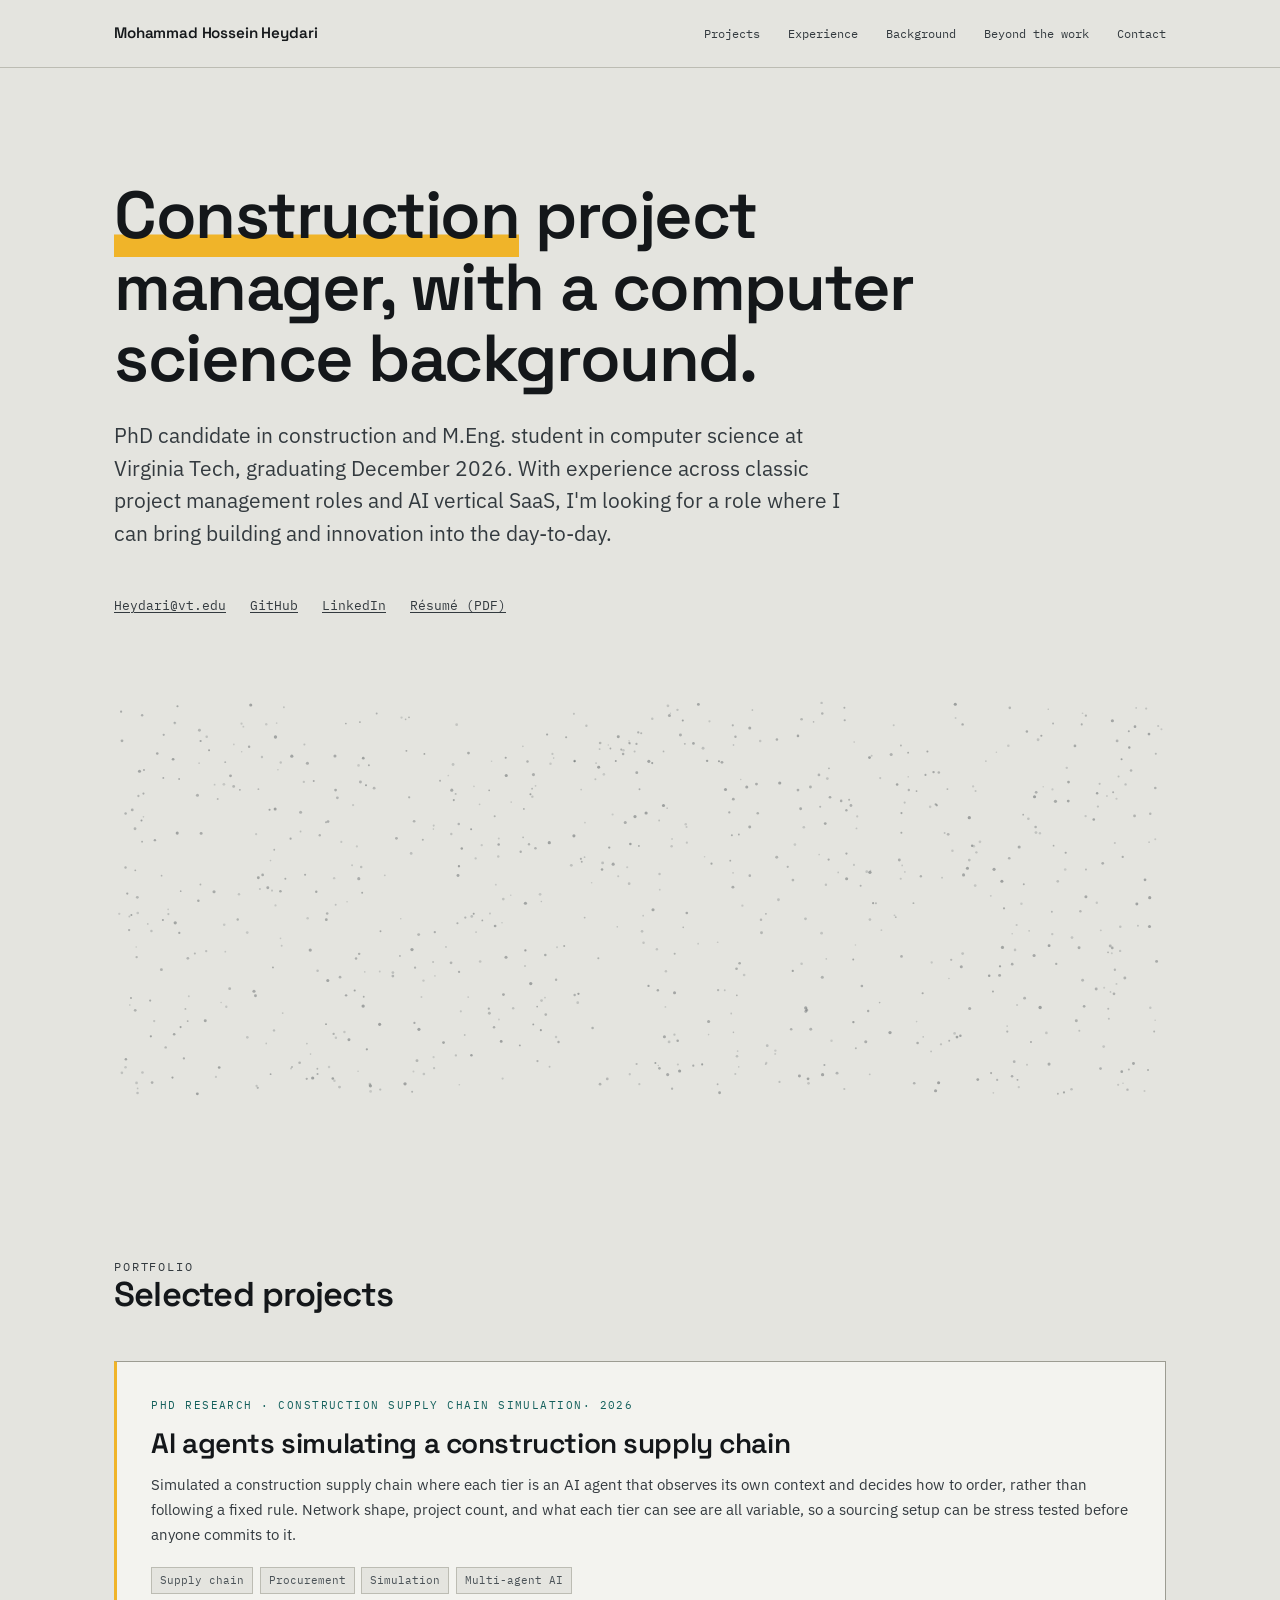
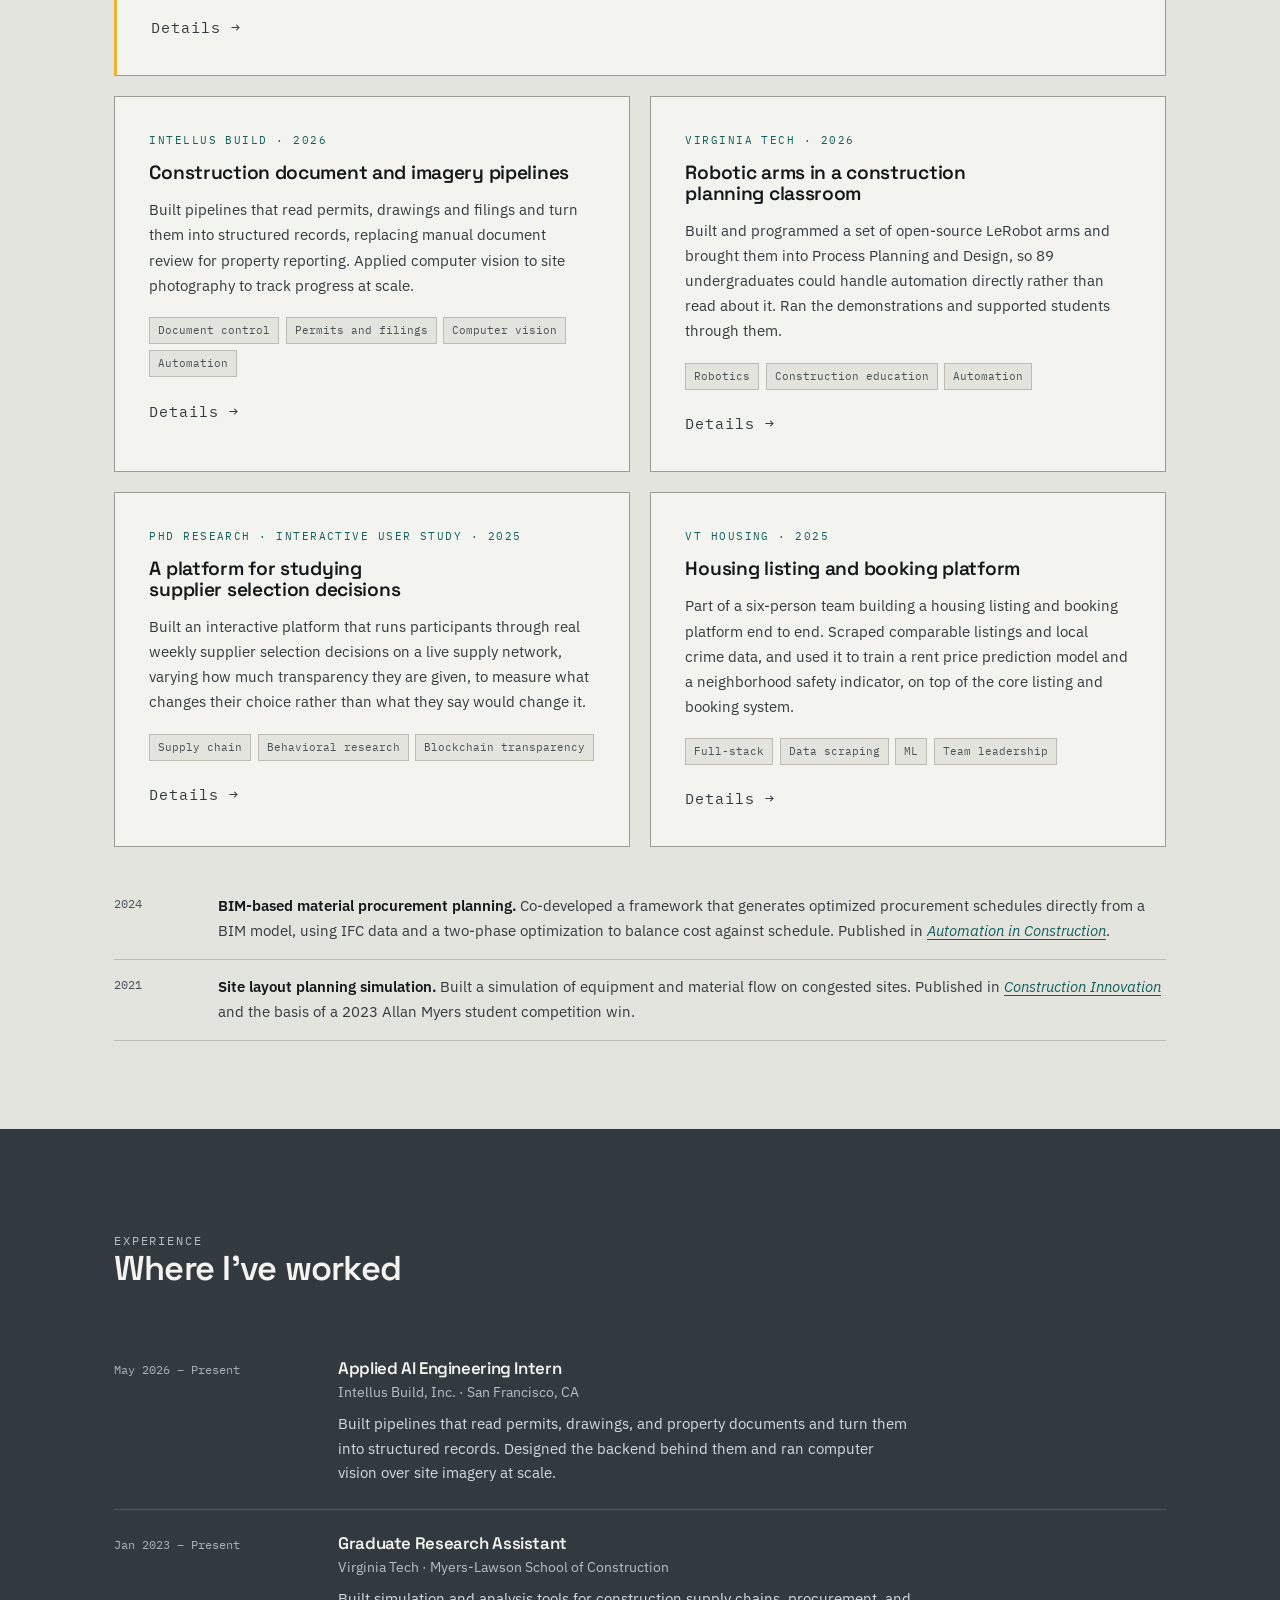
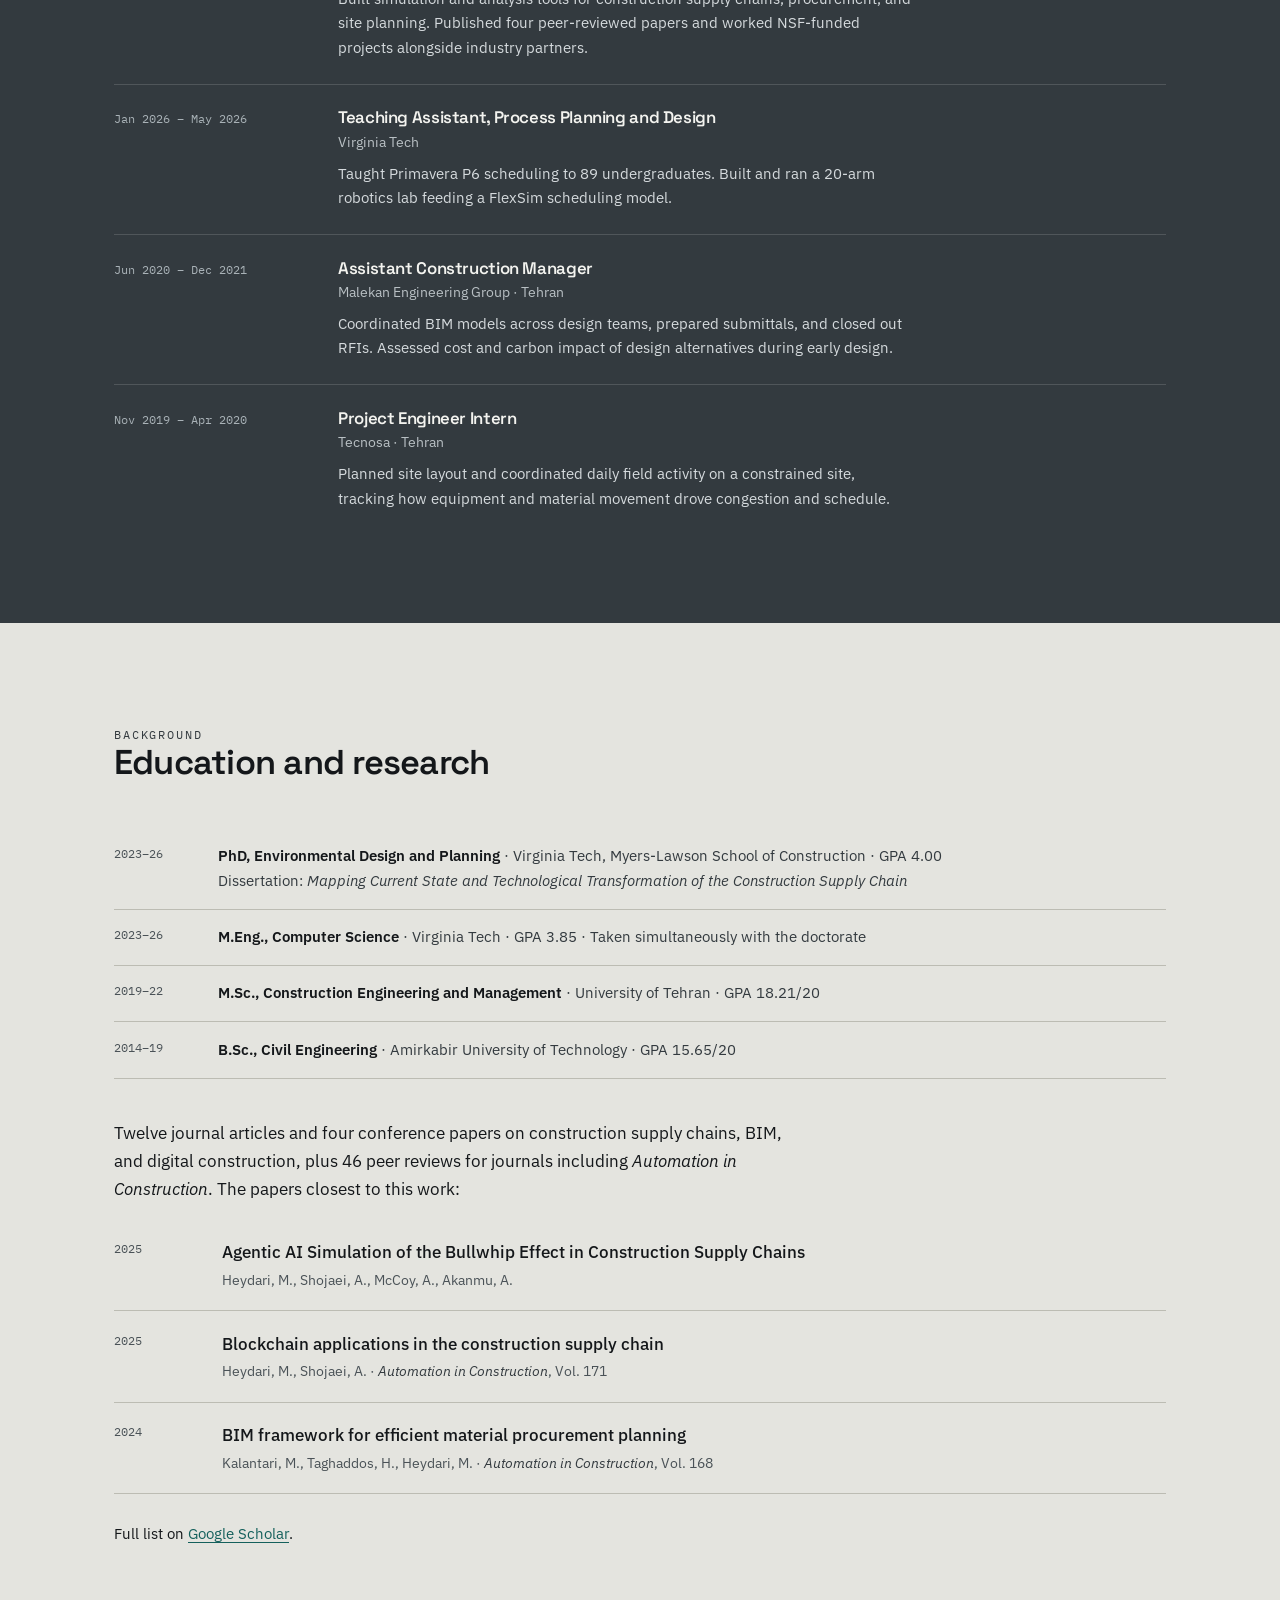
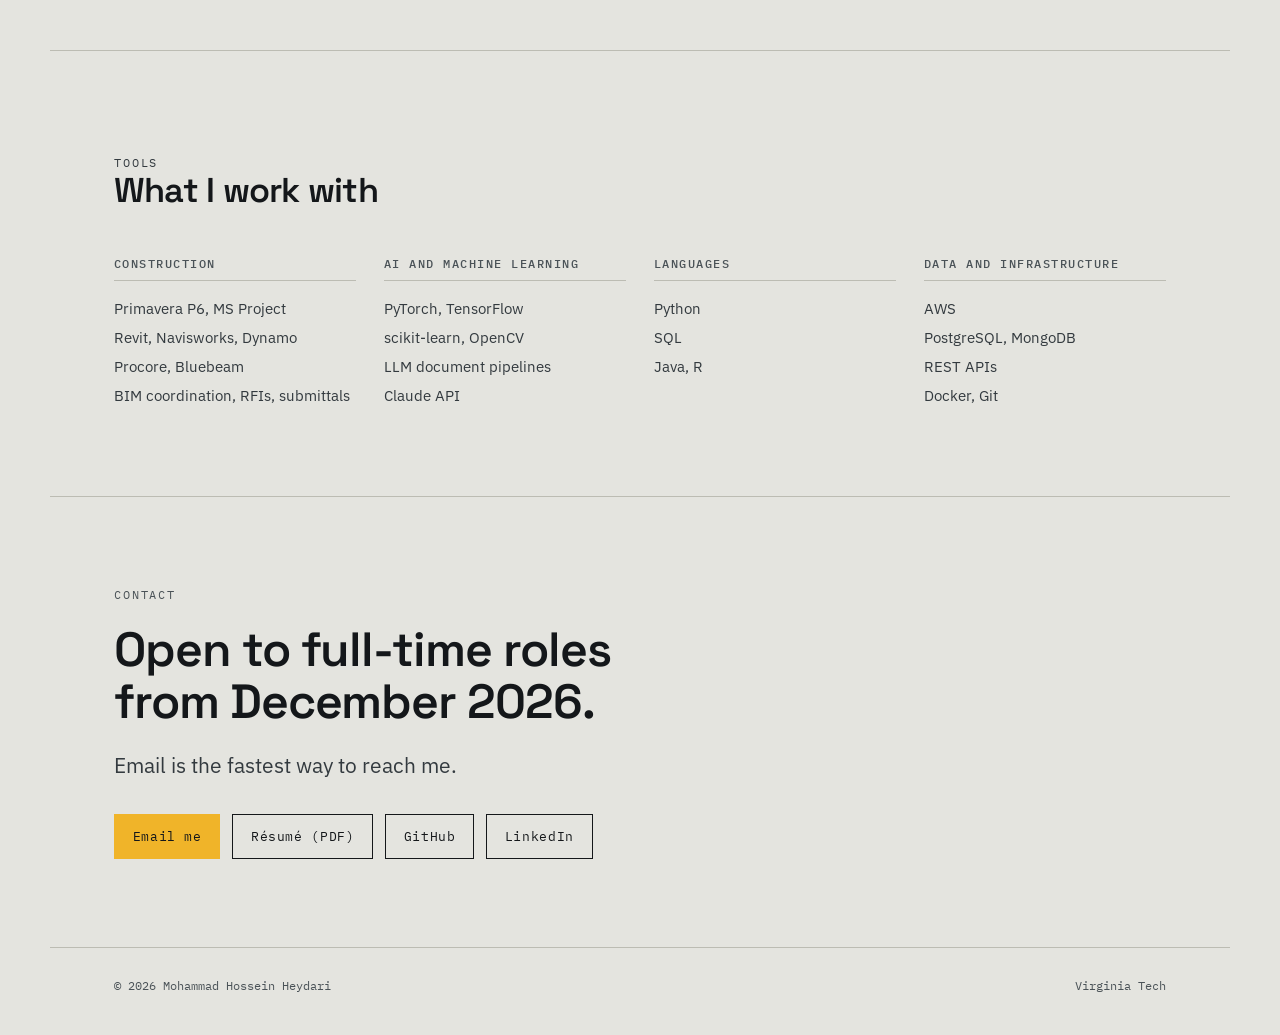
<file: index.html>
<!DOCTYPE html>
<html lang="en">
<head>
<meta charset="utf-8">
<meta name="viewport" content="width=device-width, initial-scale=1">
<title>Mohammad Hossein Heydari — construction project manager, with a computer science background</title>
<meta name="description" content="Construction project manager with a computer science background. PhD candidate in construction and M.Eng. student in computer science at Virginia Tech, graduating December 2026.">

<meta property="og:title" content="Mohammad Hossein Heydari">
<meta property="og:description" content="Construction project manager, with a computer science background. Virginia Tech, graduating December 2026.">
<meta property="og:type" content="website">
<meta name="theme-color" content="#E4E4DF">

<link rel="icon" href="favicon.svg" type="image/svg+xml">
<link rel="preconnect" href="https://fonts.googleapis.com">
<link rel="preconnect" href="https://fonts.gstatic.com" crossorigin>
<link href="https://fonts.googleapis.com/css2?family=IBM+Plex+Mono:wght@400;500&family=IBM+Plex+Sans:wght@400;500;600&family=Space+Grotesk:wght@500;600;700&display=swap" rel="stylesheet">
<link rel="stylesheet" href="style.css">
</head>
<body>

<a class="skip" href="#main">Skip to content</a>

<header class="masthead">
  <div class="wrap">
    <a class="wordmark" href="index.html">Mohammad Hossein Heydari</a>
    <nav aria-label="Sections">
      <a href="#projects">Projects</a>
      <a href="#experience">Experience</a>
      <a href="#background">Background</a>
      <a href="beyond.html">Beyond the work</a>
      <a href="#contact">Contact</a>
    </nav>
  </div>
</header>

<main id="main">

  <!-- ===================== HERO ===================== -->
  <section class="hero wrap">
    <div class="hero-top">
    <!-- PORTRAIT: add photo.jpg (square, ~600px) to the repo root, then uncomment.
    <div class="hero-portrait">
      <img src="photo.jpg" alt="Mohammad Hossein Heydari" width="600" height="600">
    </div>
    -->
    <div>

    <h1><em>Construction</em> project manager, with a computer science background.</h1>

    <p class="lede">
      PhD candidate in construction and M.Eng. student in computer science at Virginia Tech,
      graduating December 2026. With experience across classic project management roles and AI
      vertical SaaS, I'm looking for a role where I can bring building and innovation into the
      day-to-day.
    </p>

    <p class="hero-meta">
      <span><a href="mailto:Heydari@vt.edu">Heydari@vt.edu</a></span>
      <span><a href="https://github.com/MHhey">GitHub</a></span>
      <span><a href="https://www.linkedin.com/in/mohammad-hossein-heydari-60463b1b2/">LinkedIn</a></span>
      <span><a href="Heydari-Resume.pdf">Résumé (PDF)</a></span>
    </p>
    </div>
    </div>

    <figure class="stage" id="stage">
      <canvas id="stageCanvas" role="img" aria-label="Scattered material converging into a braced structural frame."></canvas>
    </figure>
  </section>

  <!-- ===================== PROJECTS ===================== -->
  <section class="section wrap" id="projects">
    <div class="section-head">
      <p class="eyebrow">Portfolio</p>
      <h2>Selected projects</h2>
    </div>

    <div class="work">

      <article class="card card-feature">
        <p class="kicker">PhD research · Construction supply chain simulation· 2026</p>
        <h3><a href="projects/agentic-bullwhip.html">AI agents simulating a construction supply chain</a></h3>
        <p>
          Simulated a construction supply chain where each tier is an AI agent that observes its own
          context and decides how to order, rather than following a fixed rule. Network shape,
          project count, and what each tier can see are all variable, so a sourcing setup can be
          stress tested before anyone commits to it.
        </p>
        <ul class="tags"><li>Supply chain</li><li>Procurement</li><li>Simulation</li><li>Multi-agent AI</li></ul>
        <p class="readmore">Details →</p>
      </article>

      <article class="card">
        <p class="kicker">Intellus Build · 2026</p>
        <h3><a href="projects/document-pipelines.html">Construction document and imagery pipelines</a></h3>
        <p>
          Built pipelines that read permits, drawings and filings and turn them into structured
          records, replacing manual document review for property reporting. Applied computer vision
          to site photography to track progress at scale.
        </p>
        <ul class="tags"><li>Document control</li><li>Permits and filings</li><li>Computer vision</li><li>Automation</li></ul>
        <p class="readmore">Details →</p>
      </article>

      <article class="card">
        <p class="kicker">Virginia Tech · 2026</p>
        <h3><a href="projects/teaching-robots.html">Robotic arms in a construction planning classroom</a></h3>
        <p>
          Built and programmed a set of open-source LeRobot arms and brought them into Process
          Planning and Design, so 89 undergraduates could handle automation directly rather than
          read about it. Ran the demonstrations and supported students through them.
        </p>
        <ul class="tags"><li>Robotics</li><li>Construction education</li><li>Automation</li></ul>
        <p class="readmore">Details →</p>
      </article>

      <article class="card">
        <p class="kicker">PhD research · Interactive user study · 2025</p>
        <h3><a href="projects/supply-network-study.html">A platform for studying supplier selection decisions</a></h3>
        <p>
          Built an interactive platform that runs participants through real weekly supplier
          selection decisions on a live supply network, varying how much transparency they are
          given, to measure what changes their choice rather than what they say would change it.
        </p>
        <ul class="tags"><li>Supply chain</li><li>Behavioral research</li><li>Blockchain transparency</li></ul>
        <p class="readmore">Details →</p>
      </article>

      <article class="card">
        <p class="kicker">VT Housing · 2025</p>
        <h3><a href="projects/housing-platform.html">Housing listing and booking platform</a></h3>
        <p>
          Part of a six-person team building a housing listing and booking platform end to end. Scraped
          comparable listings and local crime data, and used it to train a rent price prediction
          model and a neighborhood safety indicator, on top of the core listing and booking system.
        </p>
        <ul class="tags"><li>Full-stack</li><li>Data scraping</li><li>ML</li><li>Team leadership</li></ul>
        <p class="readmore">Details →</p>
      </article>

    </div>

    <ul class="listing" style="margin-top:2rem">
            <li><span class="yr">2024</span> <span><strong>BIM-based material procurement planning.</strong> Co-developed a framework that generates optimized procurement schedules directly from a BIM model, using IFC data and a two-phase optimization to balance cost against schedule. Published in <em><a href="https://www.sciencedirect.com/science/article/pii/S0926580524005399" target="_blank" rel="noopener">Automation in Construction</a></em>.</span></li>
            <li><span class="yr">2021</span> <span><strong>Site layout planning simulation.</strong> Built a simulation of equipment and material flow on congested sites. Published in <em><a href="https://www.emerald.com/ci/article-abstract/21/3/417/91955/A-hybrid-simulation-approach-for-site-layout?redirectedFrom=fulltext" target="_blank" rel="noopener">Construction Innovation</a></em> and the basis of a 2023 Allan Myers student competition win.</span></li>
    </ul>
  </section>

    <!-- ===================== EXPERIENCE ===================== -->
  <section class="section band" id="experience">
    <div class="wrap">
      <div class="section-head">
        <p class="eyebrow">Experience</p>
        <h2>Where I've worked</h2>
      </div>
      <div class="roles">
        <article class="role">
          <p class="when">May 2026 – Present</p>
          <div>
            <h3>Applied AI Engineering Intern</h3>
            <p class="where">Intellus Build, Inc. · San Francisco, CA</p>
            <p>Built pipelines that read permits, drawings, and property documents and turn them into structured records. Designed the backend behind them and ran computer vision over site imagery at scale.</p>
          </div>
        </article>
        <article class="role">
          <p class="when">Jan 2023 – Present</p>
          <div>
            <h3>Graduate Research Assistant</h3>
            <p class="where">Virginia Tech · Myers-Lawson School of Construction</p>
            <p>Built simulation and analysis tools for construction supply chains, procurement, and site planning. Published four peer-reviewed papers and worked NSF-funded projects alongside industry partners.</p>
          </div>
        </article>
        <article class="role">
          <p class="when">Jan 2026 – May 2026</p>
          <div>
            <h3>Teaching Assistant, Process Planning and Design</h3>
            <p class="where">Virginia Tech</p>
            <p>Taught Primavera P6 scheduling to 89 undergraduates. Built and ran a 20-arm robotics lab feeding a FlexSim scheduling model.</p>
          </div>
        </article>
        <article class="role">
          <p class="when">Jun 2020 – Dec 2021</p>
          <div>
            <h3>Assistant Construction Manager</h3>
            <p class="where">Malekan Engineering Group · Tehran</p>
            <p>Coordinated BIM models across design teams, prepared submittals, and closed out RFIs. Assessed cost and carbon impact of design alternatives during early design.</p>
          </div>
        </article>
        <article class="role">
          <p class="when">Nov 2019 – Apr 2020</p>
          <div>
            <h3>Project Engineer Intern</h3>
            <p class="where">Tecnosa · Tehran</p>
            <p>Planned site layout and coordinated daily field activity on a constrained site, tracking how equipment and material movement drove congestion and schedule.</p>
          </div>
        </article>
      </div>
    </div>
  </section>

  <!-- ===================== BACKGROUND ===================== -->
  <section class="section wrap" id="background">
    <div class="section-head">
      <p class="eyebrow">Background</p>
      <h2>Education and research</h2>
    </div>

    <ul class="listing">
      <li>
        <span class="yr">2023–26</span>
        <span>
          <strong>PhD, Environmental Design and Planning</strong> · Virginia Tech, Myers-Lawson School of Construction · GPA 4.00<br>
          Dissertation: <em>Mapping Current State and Technological Transformation of the Construction Supply Chain</em>
        </span>
      </li>
      <li>
        <span class="yr">2023–26</span>
        <span><strong>M.Eng., Computer Science</strong> · Virginia Tech · GPA 3.85 · Taken simultaneously with the doctorate</span>
      </li>
      <li>
        <span class="yr">2019–22</span>
        <span><strong>M.Sc., Construction Engineering and Management</strong> · University of Tehran · GPA 18.21/20</span>
      </li>
      <li>
        <span class="yr">2014–19</span>
        <span><strong>B.Sc., Civil Engineering</strong> · Amirkabir University of Technology · GPA 15.65/20</span>
      </li>
    </ul>

    <p style="margin-top:2.5rem">
      Twelve journal articles and four conference papers on construction supply chains, BIM, and
      digital construction, plus 46 peer reviews for journals including <em>Automation in
      Construction</em>. The papers closest to this work:
    </p>

    <ul class="pubs" style="margin-top:1rem">
      <li class="pub">
        <span class="yr">2025</span>
        <div>
          <p class="title">Agentic AI Simulation of the Bullwhip Effect in Construction Supply Chains</p>
          <p class="venue">Heydari, M., Shojaei, A., McCoy, A., Akanmu, A.</p>
        </div>
      </li>
      <li class="pub">
        <span class="yr">2025</span>
        <div>
          <p class="title">Blockchain applications in the construction supply chain</p>
          <p class="venue">Heydari, M., Shojaei, A. · <em>Automation in Construction</em>, Vol. 171</p>
        </div>
      </li>
      <li class="pub">
        <span class="yr">2024</span>
        <div>
          <p class="title">BIM framework for efficient material procurement planning</p>
          <p class="venue">Kalantari, M., Taghaddos, H., Heydari, M. · <em>Automation in Construction</em>, Vol. 168</p>
        </div>
      </li>
    </ul>

    <p class="pub-note">Full list on <a href="https://scholar.google.com/citations?hl=en&user=HrxhLpoAAAAJ" target="_blank" rel="noopener">Google Scholar</a>.</p>
  </section>

  <!-- ===================== TOOLS ===================== -->
  <section class="section wrap">
    <div class="section-head">
      <p class="eyebrow">Tools</p>
      <h2>What I work with</h2>
    </div>

    <div class="kit">
      <div>
        <h3 class="subhead">Construction</h3>
        <ul><li>Primavera P6, MS Project</li><li>Revit, Navisworks, Dynamo</li><li>Procore, Bluebeam</li><li>BIM coordination, RFIs, submittals</li></ul>
      </div>
      <div>
        <h3 class="subhead">AI and machine learning</h3>
        <ul><li>PyTorch, TensorFlow</li><li>scikit-learn, OpenCV</li><li>LLM document pipelines</li><li>Claude API</li></ul>
      </div>
      <div>
        <h3 class="subhead">Languages</h3>
        <ul><li>Python</li><li>SQL</li><li>Java, R</li></ul>
      </div>
      <div>
        <h3 class="subhead">Data and infrastructure</h3>
        <ul><li>AWS</li><li>PostgreSQL, MongoDB</li><li>REST APIs</li><li>Docker, Git</li></ul>
      </div>
    </div>
  </section>

  <!-- ===================== CONTACT ===================== -->
  <section class="section wrap contact" id="contact">
    <p class="eyebrow">Contact</p>
    <h2>Open to full-time roles from December 2026.</h2>
    <p class="lede">
      Email is the fastest way to reach me.
    </p>
    <div class="contact-links">
      <a class="btn btn-primary" href="mailto:Heydari@vt.edu">Email me</a>
      <a class="btn" href="Heydari-Resume.pdf">Résumé (PDF)</a>
      <a class="btn" href="https://github.com/MHhey">GitHub</a>
      <a class="btn" href="https://www.linkedin.com/in/mohammad-hossein-heydari-60463b1b2/">LinkedIn</a>
    </div>
  </section>

</main>

<footer class="wrap colophon">
  <span>© 2026 Mohammad Hossein Heydari</span>
  <span>Virginia Tech</span>
</footer>


<script>
(function () {
  var wrap = document.getElementById("stage");
  var cvs  = document.getElementById("stageCanvas");
  if (!wrap || !cvs) return;
  var ctx = cvs.getContext("2d");

  var cs   = getComputedStyle(document.documentElement);
  var INK  = (cs.getPropertyValue("--graphite")   || "#333A3F").trim();
  var SOFT = (cs.getPropertyValue("--graphite-2") || "#4A5257").trim();
  var AM   = (cs.getPropertyValue("--hivis")      || "#F0B429").trim();

  var N = 800;
  var W = 0, H = 0, DPR = 1;
  var parts = [], scenes = [];
  var reduce = window.matchMedia("(prefers-reduced-motion: reduce)").matches;

  var TERMS = ["AGENTIC AI", "COMPUTER VISION", "PROCUREMENT", "SCHEDULING"];
  var termCursor = 0;

  function rnd(a,b){ return a + Math.random()*(b-a); }
  function smooth(x){ x = x<0?0:x>1?1:x; return x*x*(3-2*x); }
  function hx(h){ h=h.replace("#",""); return [parseInt(h.substr(0,2),16),parseInt(h.substr(2,2),16),parseInt(h.substr(4,2),16)]; }
  var INKrgb = hx(INK), AMrgb = hx(AM);

  function rect(x,y,w,h){ return [[x,y],[x+w,y],[x+w,y+h],[x,y+h],[x,y]]; }
  function circ(cx,cy,r,seg){ var p=[],s=seg||20; for(var i=0;i<=s;i++){var a=i/s*6.2832; p.push([cx+Math.cos(a)*r,cy+Math.sin(a)*r]);} return p; }

  /* ---------- material icons ---------- */
  function icoBeam(){
    return [{pts:[[0,0],[28,0],[28,6],[17.5,6],[17.5,24],[28,24],[28,30],[0,30],[0,24],[10.5,24],[10.5,6],[0,6],[0,0]]}];
  }
  function icoTimber(){
    var g=[], d=6;
    for (var i=0;i<3;i++){
      var y=i*9.5, x=(i===1)?3:0;
      g.push({pts: rect(x,y,32,7)});
      g.push({pts: [[x+32,y],[x+32+d,y-d*0.65],[x+32+d,y+7-d*0.65],[x+32,y+7]]});
    }
    return g;
  }
  function icoPipe(){
    return [
      {pts:circ(8,17,7.5)},   {pts:circ(8,17,4.4,14)},
      {pts:circ(23,17,7.5)},  {pts:circ(23,17,4.4,14)},
      {pts:circ(15.5,4,7.5)}, {pts:circ(15.5,4,4.4,14)}
    ];
  }
  function icoBlock(){
    var g=[], bw=15, bh=9, gap=1.6;
    g.push({pts:rect(0,0,bw,bh)});
    g.push({pts:rect(bw+gap,0,bw,bh)});
    g.push({pts:rect(bw/2+gap,bh+gap,bw,bh)});
    g.push({pts:rect(0,bh+gap,bw/2-gap,bh)});
    g.push({pts:rect(bw*1.5+gap*2,bh+gap,bw/2,bh)});
    return g;
  }

  /* ---------- placement + sampling ---------- */
  function place(groups, cx, cy, sizeW, sizeH){
    if (sizeH === undefined) sizeH = sizeW;
    var xs=[], ys=[];
    groups.forEach(function(g){ g.pts.forEach(function(p){ xs.push(p[0]); ys.push(p[1]); }); });
    var minX=Math.min.apply(null,xs), maxX=Math.max.apply(null,xs);
    var minY=Math.min.apply(null,ys), maxY=Math.max.apply(null,ys);
    var bw=(maxX-minX)||1, bh=(maxY-minY)||1;
    var s=Math.min(sizeW/bw, sizeH/bh);
    return groups.map(function(g){
      return { accent:g.accent, pts: g.pts.map(function(p){
        return [cx+(p[0]-minX-bw/2)*s, cy+(p[1]-minY-bh/2)*s];
      })};
    });
  }

  function sample(groups, n){
    var segs=[], total=0;
    groups.forEach(function(g){
      var acc=g.accent?1:0;
      for (var i=0;i<g.pts.length-1;i++){
        var a=g.pts[i], b=g.pts[i+1];
        var d=Math.hypot(b[0]-a[0], b[1]-a[1]);
        if (d>0.0001){ segs.push({a:a,b:b,d:d,acc:acc}); total+=d; }
      }
    });
    if (!segs.length) return [];
    var out=[], step=total/n, walked=0, si=0;
    for (var k=0;k<n;k++){
      var tg=k*step;
      while (si<segs.length-1 && walked+segs[si].d<tg){ walked+=segs[si].d; si++; }
      var t=segs[si].d>0?(tg-walked)/segs[si].d:0; t=t<0?0:t>1?1:t;
      out.push({ x:segs[si].a[0]+(segs[si].b[0]-segs[si].a[0])*t,
                 y:segs[si].a[1]+(segs[si].b[1]-segs[si].a[1])*t, a:segs[si].acc });
    }
    return out;
  }

  /* ---------- vector stroke font: letters as polylines, no canvas text ----- */
  // 6 wide x 10 tall per glyph, drawn top-left origin
  var GLYPH = {
    "A":[[[0,10],[3,0],[6,10]],[[1.2,6],[4.8,6]]],
    "B":[[[0,0],[0,10]],[[0,0],[4,0],[5.4,1.3],[5.4,3.7],[4,5],[0,5]],[[0,5],[4.4,5],[6,6.4],[6,8.6],[4.4,10],[0,10]]],
    "C":[[[6,2],[4.5,0],[1.5,0],[0,2],[0,8],[1.5,10],[4.5,10],[6,8]]],
    "D":[[[0,0],[0,10]],[[0,0],[4,0],[6,2],[6,8],[4,10],[0,10]]],
    "E":[[[6,0],[0,0],[0,10],[6,10]],[[0,5],[4.4,5]]],
    "F":[[[6,0],[0,0],[0,10]],[[0,5],[4.4,5]]],
    "G":[[[6,2],[4.5,0],[1.5,0],[0,2],[0,8],[1.5,10],[4.5,10],[6,8],[6,5.6],[3.4,5.6]]],
    "H":[[[0,0],[0,10]],[[6,0],[6,10]],[[0,5],[6,5]]],
    "I":[[[1,0],[5,0]],[[3,0],[3,10]],[[1,10],[5,10]]],
    "J":[[[4.5,0],[4.5,8],[3,10],[1.2,10],[0,8.4]]],
    "K":[[[0,0],[0,10]],[[6,0],[0,5.6]],[[2,3.9],[6,10]]],
    "L":[[[0,0],[0,10],[5.4,10]]],
    "M":[[[0,10],[0,0],[3,4.6],[6,0],[6,10]]],
    "N":[[[0,10],[0,0],[6,10],[6,0]]],
    "O":[[[1.5,0],[4.5,0],[6,2],[6,8],[4.5,10],[1.5,10],[0,8],[0,2],[1.5,0]]],
    "P":[[[0,10],[0,0],[4.5,0],[6,1.5],[6,4],[4.5,5.5],[0,5.5]]],
    "Q":[[[1.5,0],[4.5,0],[6,2],[6,8],[4.5,10],[1.5,10],[0,8],[0,2],[1.5,0]],[[3.8,7.4],[6,10]]],
    "R":[[[0,10],[0,0],[4.5,0],[6,1.5],[6,4],[4.5,5.5],[0,5.5]],[[3,5.5],[6,10]]],
    "S":[[[6,1.5],[4.5,0],[1.5,0],[0,1.5],[0,3.5],[1.5,5],[4.5,5],[6,6.5],[6,8.5],[4.5,10],[1.5,10],[0,8.5]]],
    "T":[[[0,0],[6,0]],[[3,0],[3,10]]],
    "U":[[[0,0],[0,8],[1.5,10],[4.5,10],[6,8],[6,0]]],
    "V":[[[0,0],[3,10],[6,0]]],
    "W":[[[0,0],[1.2,10],[3,4],[4.8,10],[6,0]]],
    "X":[[[0,0],[6,10]],[[6,0],[0,10]]],
    "Y":[[[0,0],[3,5],[6,0]],[[3,5],[3,10]]],
    "Z":[[[0,0],[6,0],[0,10],[6,10]]],
    "-":[[[1,5],[5,5]]],
    " ":[]
  };
  var GW = 6, GH = 10, GTRACK = 2.6;

  function wordGroups(word, accent){
    var g = [], x = 0;
    for (var i=0;i<word.length;i++){
      var strokes = GLYPH[word.charAt(i)];
      if (strokes){
        for (var s=0;s<strokes.length;s++){
          var pts = [];
          for (var k=0;k<strokes[s].length;k++) pts.push([strokes[s][k][0] + x, strokes[s][k][1]]);
          g.push({ pts: pts, accent: accent });
        }
      }
      x += GW + GTRACK;
    }
    return g;
  }
  function wordWidth(word){ return word.length*(GW+GTRACK) - GTRACK; }

  function sceneTerms(){
    var narrow = W < 620;
    // a field of terms on wide screens; stacked and larger where space is tight
    // all four always on screen; AGENTIC AI leads, in amber
    var slots = narrow ? [
      { cx: W*0.50, cy: H*0.15, maxW: W*0.92, cap: H*0.150 },
      { cx: W*0.50, cy: H*0.38, maxW: W*0.94, cap: H*0.130 },
      { cx: W*0.50, cy: H*0.61, maxW: W*0.92, cap: H*0.130 },
      { cx: W*0.50, cy: H*0.84, maxW: W*0.92, cap: H*0.130 }
    ] : [
      { cx: W*0.26, cy: H*0.28, maxW: W*0.40, cap: H*0.170 },
      { cx: W*0.73, cy: H*0.30, maxW: W*0.42, cap: H*0.130 },
      { cx: W*0.28, cy: H*0.68, maxW: W*0.40, cap: H*0.140 },
      { cx: W*0.73, cy: H*0.72, maxW: W*0.40, cap: H*0.135 }
    ];
    var accentSlot = 0;
    var picks = [];
    for (var t=0;t<slots.length;t++) picks.push(TERMS[(termCursor + t) % TERMS.length]);
    var g = [];
    picks.forEach(function(word, i){
      var sl = slots[i];
      var scale = Math.min(sl.cap / GH, sl.maxW / wordWidth(word));
      var w = wordWidth(word)*scale, h = GH*scale;
      var ox = sl.cx - w/2, oy = sl.cy - h/2;
      wordGroups(word, i === accentSlot).forEach(function(grp){
        g.push({ accent: grp.accent, pts: grp.pts.map(function(p){
          return [ox + p[0]*scale, oy + p[1]*scale];
        })});
      });
    });
    return sample(g, Math.round(N*0.80));
  }

  /* ---------- scenes ---------- */
  function sceneMaterials(){
    var u = Math.min(W, H*1.9)*0.135, g=[];
    [[icoBeam(),0.17,0.32,0.95],
     [icoTimber(),0.43,0.20,1.10],
     [icoPipe(),0.76,0.30,1.00],
     [icoBlock(),0.34,0.74,1.00]
    ].forEach(function(s){ g=g.concat(place(s[0], s[1]*W, s[2]*H, u*s[3])); });
    return sample(g, Math.round(N*0.38));
  }

  function sceneMap(){
    var land = [
      [4,10],[6,6],[30,4],[46,4],[48,7],[53,6],[56,10],[57,15],[59,17],[61,12],
      [64,13],[66,16],[70,14],[72,12],[75,8],[78,10],[77,15],[75,19],[73,23],
      [72,27],[70,31],[69,35],[71,39],[72,47],[69,49],[67,42],[65,38],[60,39],
      [56,38],[52,40],[49,38],[45,40],[41,45],[37,43],[34,39],[30,39],[24,38],
      [17,38],[14,35],[12,30],[9,24],[7,18],[4,13],[4,10]
    ];
    var g=[{pts:land},{pts:circ(43,26,3.2,16), accent:true}];
    return sample(place(g, W*0.5, H*0.5, W*0.62, H*0.86), Math.round(N*0.60));
  }

  function sceneBuilding(){
    var g=[], C=Math.cos(Math.PI/6), S=0.30;
    function iso(x,y,z){ return [(x-y)*C, (x+y)*S - z]; }
    function box(x0,y0,x1,y1,z0,z1,acc){
      var b=[[x0,y0],[x1,y0],[x1,y1],[x0,y1]];
      var bot=b.map(function(p){return iso(p[0],p[1],z0);}); bot.push(bot[0]);
      var top=b.map(function(p){return iso(p[0],p[1],z1);}); top.push(top[0]);
      g.push({pts:bot}); g.push({pts:top, accent:!!acc});
      for(var i=0;i<4;i++) g.push({pts:[bot[i],top[i]]});
    }
    box(0,0,2.2,2.0,0,2.4,true);
    [0.8,1.6].forEach(function(z){
      var b=[[0,0],[2.2,0],[2.2,2.0],[0,2.0]].map(function(p){return iso(p[0],p[1],z);});
      b.push(b[0]); g.push({pts:b});
    });
    box(2.6,0.2,5.6,2.0,0,1.7,false);
    box(6.0,0.4,10.0,2.0,0,1.05,false);
    return sample(place(g, W*0.5, H*0.52, W*0.72, H*0.80), Math.round(N*0.70));
  }

  function rebuildScenes(){
    scenes = [ sceneMaterials(), sceneMap(), sceneTerms(), sceneBuilding() ];
  }

  /* ---------- build ---------- */
  function build(){
    var r = wrap.getBoundingClientRect();
    W = Math.max(320, r.width);
    H = W < 620 ? 270 : 400;
    DPR = Math.min(window.devicePixelRatio || 1, 2);
    cvs.width=W*DPR; cvs.height=H*DPR;
    cvs.style.width=W+"px"; cvs.style.height=H+"px";
    ctx.setTransform(DPR,0,0,DPR,0,0);

    rebuildScenes();

    if (!parts.length){
      for (var k=0;k<N;k++){
        parts.push({ fx:rnd(0,W), fy:rnd(0,H), vx:rnd(-0.26,0.26), vy:rnd(-0.2,0.2),
                     x:0, y:0, ta:-1, tb:-1, ph:Math.random()*6.28, d:Math.random(), r:rnd(0.8,1.5) });
      }
      parts.forEach(function(p){ p.x=p.fx; p.y=p.fy; });
    }
  }

  // dots claim the nearest point, measured from where they are right now
  function assignTo(sceneIdx, fromRendered){
    var pts = scenes[sceneIdx], m = pts.length;
    for (var i=0;i<N;i++) parts[i].tb = -1;
    var taken = new Uint8Array(N);
    var cx=W/2, cy=H/2, order=[];
    for (var k=0;k<m;k++) order.push(k);
    order.sort(function(a,b){
      return Math.hypot(pts[b].x-cx,pts[b].y-cy) - Math.hypot(pts[a].x-cx,pts[a].y-cy);
    });
    for (var q=0;q<m;q++){
      var t=pts[order[q]], best=-1, bd=Infinity;
      for (var j=0;j<N;j++){
        if (taken[j]) continue;
        var sx = fromRendered ? parts[j].x : parts[j].fx;
        var sy = fromRendered ? parts[j].y : parts[j].fy;
        var dx=sx-t.x, dy=sy-t.y, d=dx*dx+dy*dy;
        if (d<bd){ bd=d; best=j; }
      }
      if (best>=0){ taken[best]=1; parts[best].tb=order[q]; }
    }
  }

  /* ---------- timeline ---------- */
  // materials flows straight into the map; every other change passes through scatter
  var TL = [
    { k:"scatter", d:1.2 },
    { k:"form",    s:0, d:1.8 },
    { k:"hold",    s:0, d:2.6 },
    { k:"morph",   s:0, t:1, d:2.4, bow:0.20 },
    { k:"hold",    s:1, d:2.8 },
    { k:"release", s:1, d:1.2 },
    { k:"scatter", d:1.1 },
    { k:"form",    s:2, d:1.8 },
    { k:"hold",    s:2, d:3.4 },
    { k:"release", s:2, d:1.2 },
    { k:"scatter", d:1.1 },
    { k:"form",    s:3, d:2.0 },
    { k:"hold",    s:3, d:3.4 },
    { k:"release", s:3, d:1.3 }
  ];
  var CYCLE = TL.reduce(function(a,x){ return a + x.d; }, 0);
  var starts = []; (function(){ var acc=0; TL.forEach(function(x){ starts.push(acc); acc+=x.d; }); })();

  function anchor(p, sceneIdx, tgtIdx){
    if (sceneIdx < 0 || tgtIdx < 0) return [p.fx, p.fy];
    var t = scenes[sceneIdx][tgtIdx];
    return t ? [t.x, t.y] : [p.fx, p.fy];
  }

  function render(seg, prog, t){
    ctx.clearRect(0,0,W,H);
    var kind = seg.k;
    var aScene = -1, bScene = -1, mix = 0, bow = seg.bow || 0.085;

    if (kind === "scatter"){ mix = 0; }
    else if (kind === "form"){ bScene = seg.s; mix = prog; }
    else if (kind === "hold"){ aScene = seg.s; bScene = seg.s; mix = 1; }
    else if (kind === "morph"){ aScene = seg.s; bScene = seg.t; mix = prog; }
    else if (kind === "release"){ aScene = seg.s; mix = prog; bScene = -1; }

    for (var i=0;i<N;i++){
      var p = parts[i];
      if (!reduce){
        p.fx += p.vx; p.fy += p.vy;
        if (p.fx < 4){ p.fx = 4; p.vx = Math.abs(p.vx); }
        if (p.fx > W-4){ p.fx = W-4; p.vx = -Math.abs(p.vx); }
        if (p.fy < 4){ p.fy = 4; p.vy = Math.abs(p.vy); }
        if (p.fy > H-4){ p.fy = H-4; p.vy = -Math.abs(p.vy); }
      }

      var A, B, local, acc = 0;
      if (kind === "release"){
        A = anchor(p, aScene, p.ta);          // starts on the shape
        B = [p.fx, p.fy];                     // ends in the drifting field
        local = smooth((mix - p.d*0.18) / 0.82);
        var ta0 = (aScene>=0 && p.ta>=0) ? scenes[aScene][p.ta] : null;
        acc = ta0 ? ta0.a * (1 - local) : 0;
      } else if (kind === "hold"){
        A = B = anchor(p, bScene, p.tb);
        local = 1;
        var th = (bScene>=0 && p.tb>=0) ? scenes[bScene][p.tb] : null;
        acc = th ? th.a : 0;
      } else if (kind === "morph"){
        A = anchor(p, aScene, p.ta);
        B = anchor(p, bScene, p.tb);
        local = smooth((mix - p.d*0.26) / 0.74);
        var tm = (bScene>=0 && p.tb>=0) ? scenes[bScene][p.tb] : null;
        var tm0 = (aScene>=0 && p.ta>=0) ? scenes[aScene][p.ta] : null;
        acc = (tm0 ? tm0.a : 0) * (1-local) + (tm ? tm.a : 0) * local;
      } else if (kind === "form"){
        A = [p.fx, p.fy];
        B = anchor(p, bScene, p.tb);
        local = smooth((mix - p.d*0.22) / 0.78);
        var tf = (bScene>=0 && p.tb>=0) ? scenes[bScene][p.tb] : null;
        acc = tf ? tf.a * local : 0;
      } else {
        A = B = [p.fx, p.fy]; local = 0;
      }

      var dx = B[0]-A[0], dy = B[1]-A[1];
      var arc = Math.sin(local*Math.PI) * bow;
      var px = A[0] + dx*local - dy*arc;
      var py = A[1] + dy*local + dx*arc;

      var settled = (kind === "hold") ? 1 : (kind === "release" ? (1 - local) : (kind === "morph" ? 1 : local));
      if (!reduce && settled > 0.5) py += Math.sin(t*0.65 + p.ph) * 0.9 * settled;

      p.x = px; p.y = py;

      if (acc > 0.02){
        var cr=Math.round(INKrgb[0]+(AMrgb[0]-INKrgb[0])*acc);
        var cg=Math.round(INKrgb[1]+(AMrgb[1]-INKrgb[1])*acc);
        var cb=Math.round(INKrgb[2]+(AMrgb[2]-INKrgb[2])*acc);
        ctx.fillStyle="rgb("+cr+","+cg+","+cb+")";
      } else {
        ctx.fillStyle = settled > 0.18 ? INK : SOFT;
      }
      ctx.globalAlpha = 0.15 + 0.63*settled;
      ctx.beginPath();
      ctx.arc(p.x, p.y, p.r*(0.85+0.7*settled), 0, 6.2832);
      ctx.fill();
    }
    ctx.globalAlpha = 1;
  }

  build();

  if (reduce){
    assignTo(3, false);
    for (var z=0;z<N;z++) parts[z].ta = parts[z].tb;
    render({k:"hold", s:3}, 1, 0);
    return;
  }

  var t0 = null, raf, lastSeg = -1;

  function frame(now){
    if (t0===null) t0 = now;
    var s = (now - t0)/1000, p = s % CYCLE;

    var idx = 0;
    for (var i=TL.length-1;i>=0;i--){ if (p >= starts[i]){ idx = i; break; } }
    var seg = TL[idx];
    var prog = seg.d > 0 ? (p - starts[idx]) / seg.d : 1;
    prog = prog < 0 ? 0 : prog > 1 ? 1 : prog;

    if (idx !== lastSeg){
      // carry the previous target forward, then work out the new one
      for (var k=0;k<N;k++) parts[k].ta = parts[k].tb;
      if (seg.k === "form"){ assignTo(seg.s, false); }
      else if (seg.k === "morph"){ assignTo(seg.t, true); }
      else if (seg.k === "release"){ /* keep ta, fall back to drift */ }
      else if (seg.k === "scatter"){
        for (var m=0;m<N;m++) parts[m].tb = -1;
        if (idx === 0) scenes[2] = sceneTerms();
      }
      lastSeg = idx;
    }

    render(seg, prog, s);
    raf = requestAnimationFrame(frame);
  }
  raf = requestAnimationFrame(frame);

  var rt;
  window.addEventListener("resize", function(){ clearTimeout(rt); rt = setTimeout(function(){ build(); lastSeg = -1; }, 180); });
  document.addEventListener("visibilitychange", function(){
    if (document.hidden) cancelAnimationFrame(raf);
    else { t0 = null; lastSeg = -1; raf = requestAnimationFrame(frame); }
  });
})();
</script>
</body>
</html>
</file>
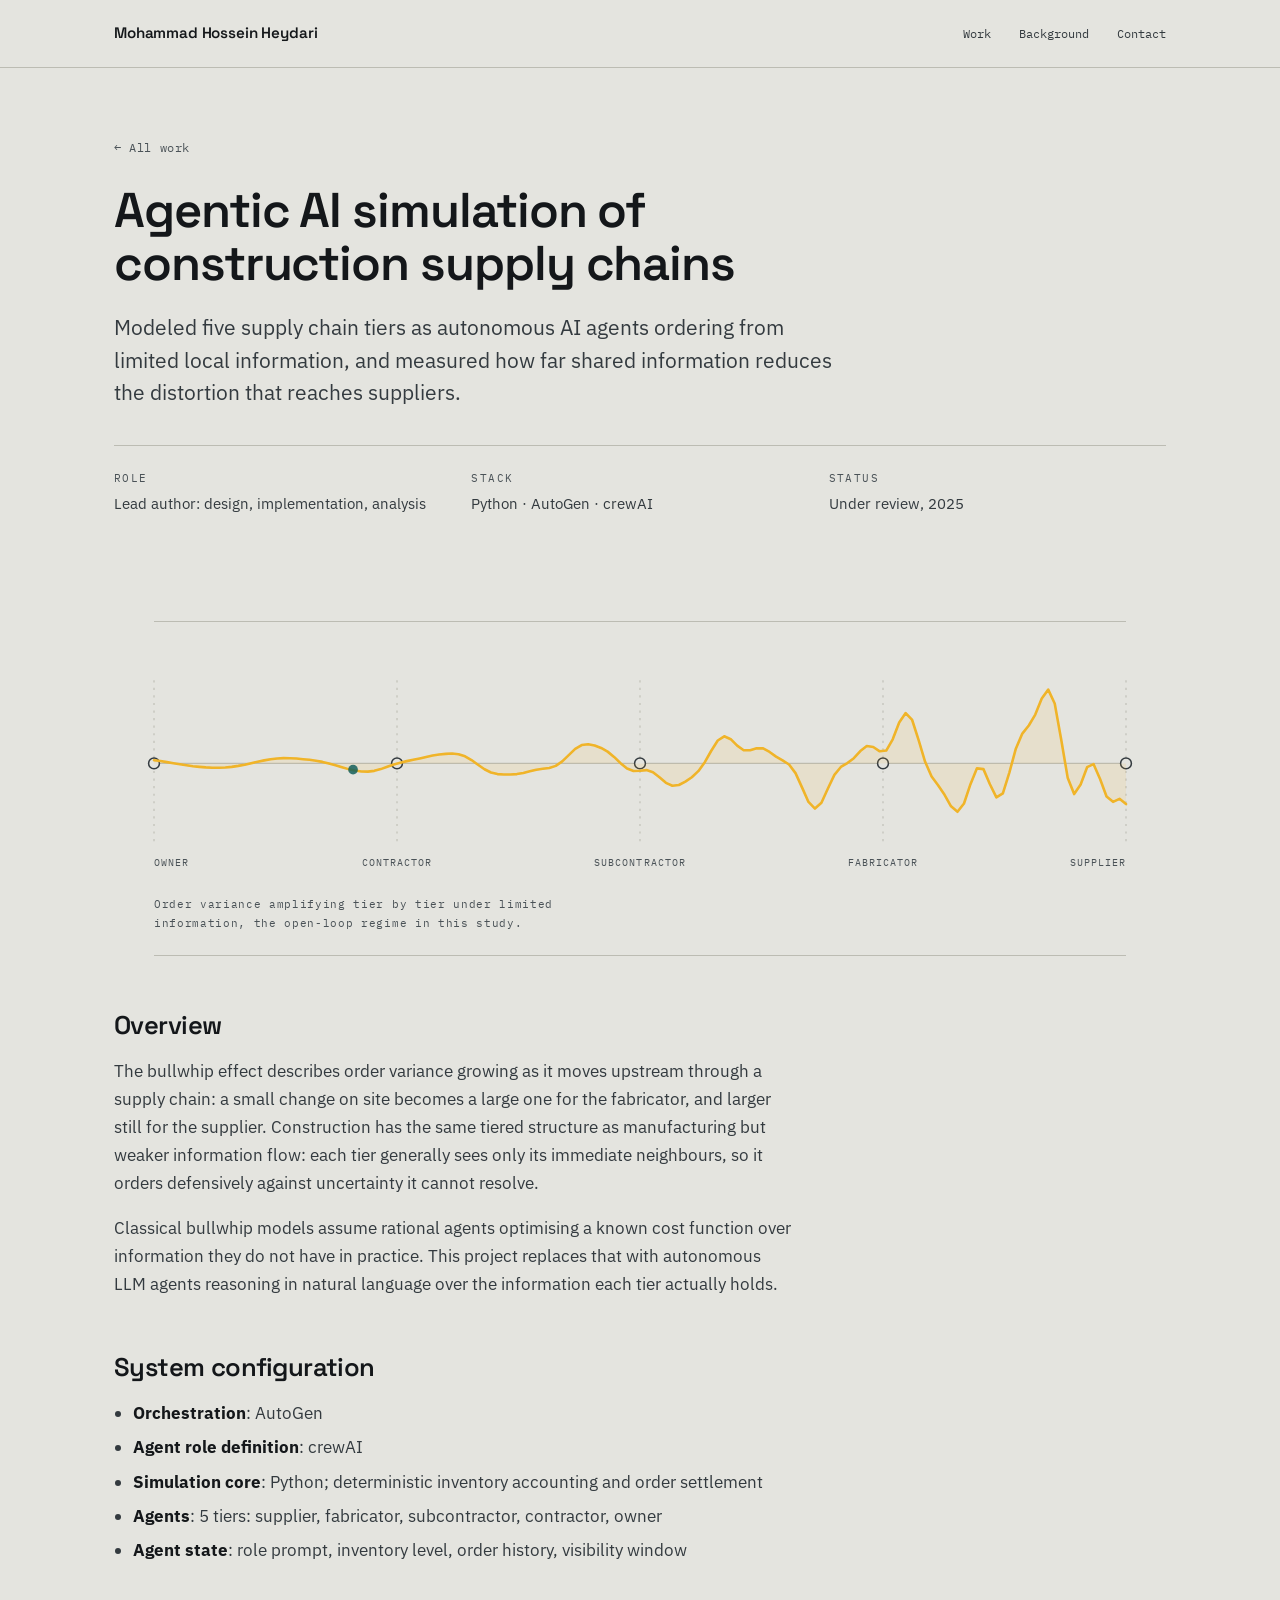
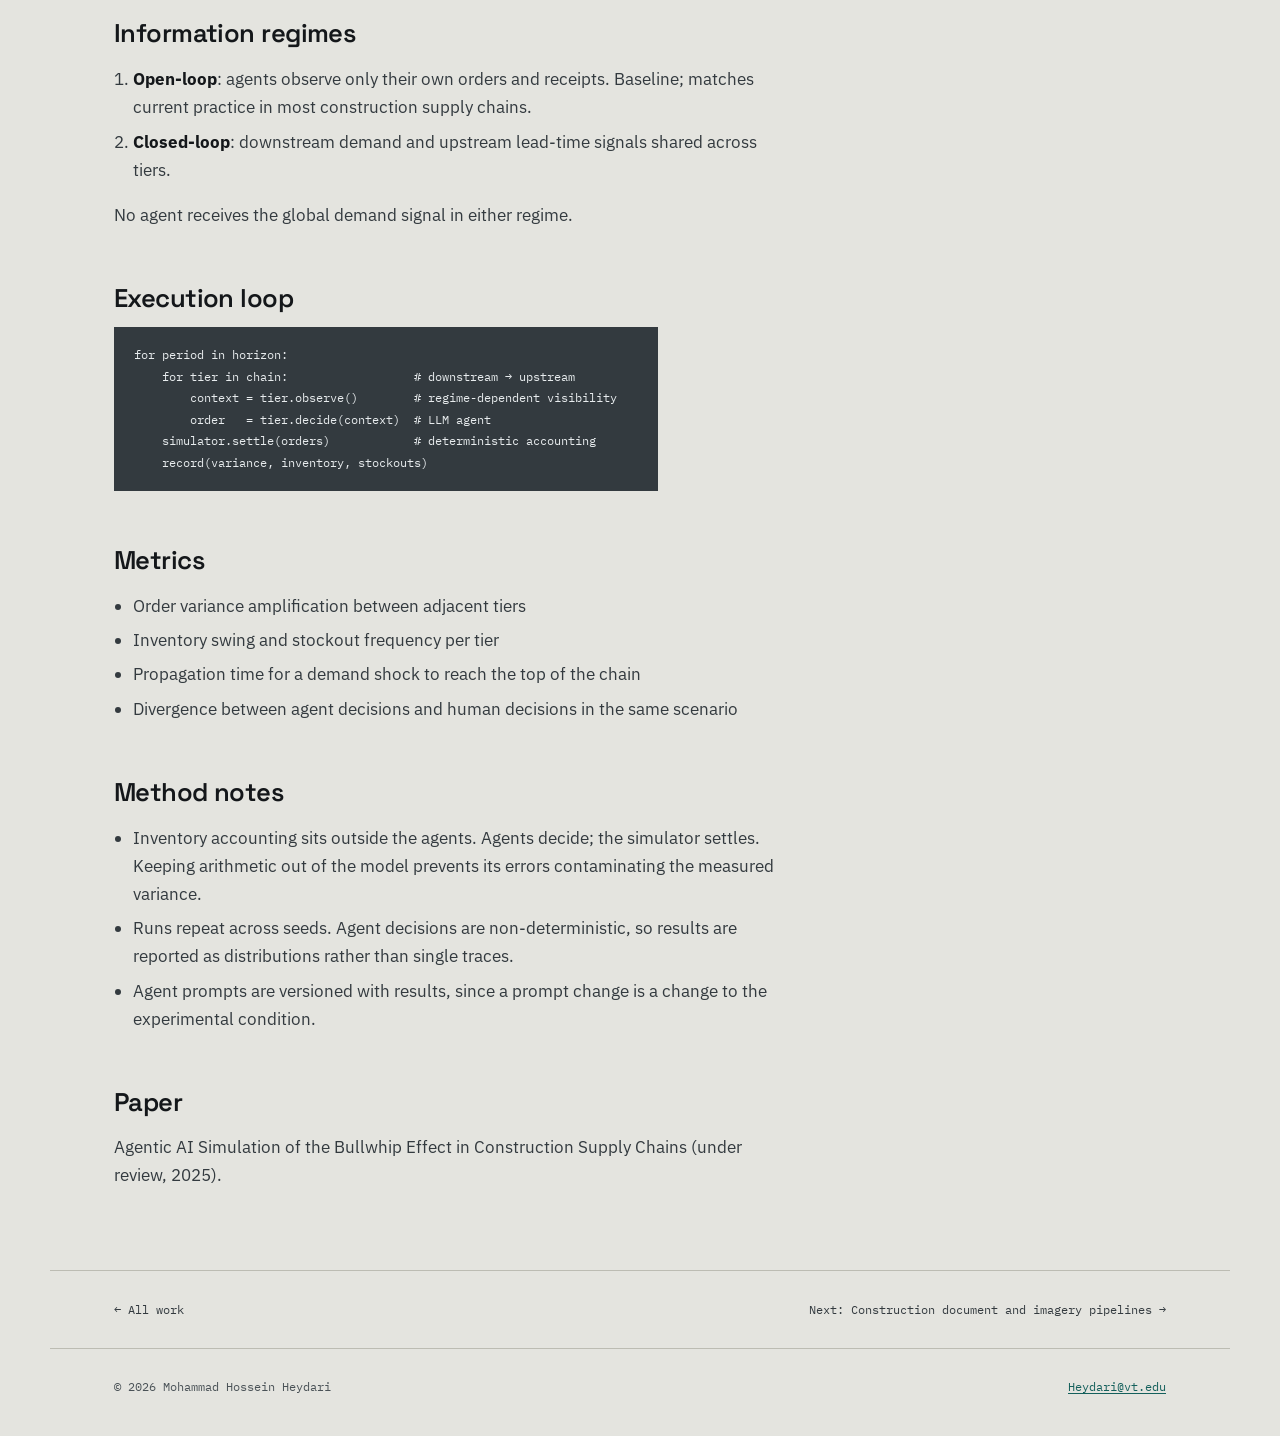
<file: agentic-bullwhip.html>
<!DOCTYPE html>
<html lang="en">
<head>
<meta charset="utf-8">
<meta name="viewport" content="width=device-width, initial-scale=1">
<title>Agentic AI simulation of construction supply chains — Mohammad Hossein Heydari</title>
<meta name="description" content="Multi-agent LLM simulation of demand distortion across five construction supply chain tiers, run under open-loop and closed-loop information regimes.">
<link rel="icon" href="../favicon.svg" type="image/svg+xml">
<link rel="preconnect" href="https://fonts.googleapis.com">
<link rel="preconnect" href="https://fonts.gstatic.com" crossorigin>
<link href="https://fonts.googleapis.com/css2?family=IBM+Plex+Mono:wght@400;500&family=IBM+Plex+Sans:wght@400;500;600&family=Space+Grotesk:wght@500;600;700&display=swap" rel="stylesheet">
<link rel="stylesheet" href="../style.css">
</head>
<body>

<a class="skip" href="#main">Skip to content</a>

<header class="masthead">
  <div class="wrap">
    <a class="wordmark" href="../index.html">Mohammad Hossein Heydari</a>
    <nav aria-label="Sections">
      <a href="../index.html#projects">Work</a>
      <a href="../index.html#background">Background</a>
      <a href="../index.html#contact">Contact</a>
    </nav>
  </div>
</header>

<main id="main">

  <section class="doc wrap">
    <a class="back" href="../index.html#projects">← All work</a>
    <h1>Agentic AI simulation of construction supply chains</h1>
    <p class="lede">
      Modeled five supply chain tiers as autonomous AI agents ordering from limited local
      information, and measured how far shared information reduces the distortion that reaches
      suppliers.
    </p>

    <div class="doc-meta">
      <div><span class="k">Role</span><span class="v">Lead author: design, implementation, analysis</span></div>
      <div><span class="k">Stack</span><span class="v">Python · AutoGen · crewAI</span></div>
      <div><span class="k">Status</span><span class="v">Under review, 2025</span></div>
    </div>
  </section>

  <section class="prose wrap">

    <figure class="whip">
      <svg id="whipSvg" viewBox="0 0 900 210" role="img" aria-labelledby="whip-title">
        <title id="whip-title">A steady ordering signal at the owner grows into large erratic swings by the supplier.</title>
        <line x1="0" y1="105" x2="900" y2="105" stroke="var(--rule)" stroke-width="1"></line>
        <g id="whipTiers"></g>
        <path id="whipFill" class="whip-fill" fill="var(--hivis)"></path>
        <path id="whipWave" class="whip-wave" stroke="var(--hivis)"></path>
        <circle id="whipPulse" r="4.5" fill="var(--teal)" opacity="0"></circle>
      </svg>
      <figcaption class="whip-cap">
        Order variance amplifying tier by tier under limited information, the open-loop regime in
        this study.
      </figcaption>
    </figure>

    <h2>Overview</h2>
    <p>
      The bullwhip effect describes order variance growing as it moves upstream through a supply
      chain: a small change on site becomes a large one for the fabricator, and larger still for
      the supplier. Construction has the same tiered structure as manufacturing but weaker
      information flow: each tier generally sees only its immediate neighbours, so it orders
      defensively against uncertainty it cannot resolve.
    </p>
    <p>
      Classical bullwhip models assume rational agents optimising a known cost function over
      information they do not have in practice. This project replaces that with autonomous LLM
      agents reasoning in natural language over the information each tier actually holds.
    </p>

    <h2>System configuration</h2>
    <ul>
      <li><strong>Orchestration</strong>: AutoGen</li>
      <li><strong>Agent role definition</strong>: crewAI</li>
      <li><strong>Simulation core</strong>: Python; deterministic inventory accounting and order settlement</li>
      <li><strong>Agents</strong>: 5 tiers: supplier, fabricator, subcontractor, contractor, owner</li>
      <li><strong>Agent state</strong>: role prompt, inventory level, order history, visibility window</li>
    </ul>

    <h2>Information regimes</h2>
    <ol>
      <li><strong>Open-loop</strong>: agents observe only their own orders and receipts. Baseline; matches current practice in most construction supply chains.</li>
      <li><strong>Closed-loop</strong>: downstream demand and upstream lead-time signals shared across tiers.</li>
    </ol>
    <p>No agent receives the global demand signal in either regime.</p>

    <h2>Execution loop</h2>
    <pre><code>for period in horizon:
    for tier in chain:                  # downstream → upstream
        context = tier.observe()        # regime-dependent visibility
        order   = tier.decide(context)  # LLM agent
    simulator.settle(orders)            # deterministic accounting
    record(variance, inventory, stockouts)</code></pre>

    <h2>Metrics</h2>
    <ul>
      <li>Order variance amplification between adjacent tiers</li>
      <li>Inventory swing and stockout frequency per tier</li>
      <li>Propagation time for a demand shock to reach the top of the chain</li>
      <li>Divergence between agent decisions and human decisions in the same scenario</li>
    </ul>

    <h2>Method notes</h2>
    <ul>
      <li>Inventory accounting sits outside the agents. Agents decide; the simulator settles. Keeping arithmetic out of the model prevents its errors contaminating the measured variance.</li>
      <li>Runs repeat across seeds. Agent decisions are non-deterministic, so results are reported as distributions rather than single traces.</li>
      <li>Agent prompts are versioned with results, since a prompt change is a change to the experimental condition.</li>
    </ul>

    <h2>Paper</h2>
    <p>Agentic AI Simulation of the Bullwhip Effect in Construction Supply Chains (under review, 2025).</p>
  </section>

  <nav class="wrap pager" aria-label="More work">
    <a href="../index.html#projects">← All work</a>
    <a href="document-pipelines.html">Next: Construction document and imagery pipelines →</a>
  </nav>

</main>

<footer class="wrap colophon">
  <span>© 2026 Mohammad Hossein Heydari</span>
  <span><a href="mailto:Heydari@vt.edu">Heydari@vt.edu</a></span>
</footer>


<script>
(function () {
  var svg = document.getElementById("whipSvg");
  if (!svg) return;
  var W = 900, MID = 105;
  var tiers = ["Owner", "Contractor", "Subcontractor", "Fabricator", "Supplier"];
  var NS = "http://www.w3.org/2000/svg";
  var gT = document.getElementById("whipTiers");

  tiers.forEach(function (t, i) {
    var x = i * (W / (tiers.length - 1));
    var grid = document.createElementNS(NS, "line");
    grid.setAttribute("x1", x); grid.setAttribute("y1", 28);
    grid.setAttribute("x2", x); grid.setAttribute("y2", 182);
    grid.setAttribute("stroke", "var(--rule)");
    grid.setAttribute("stroke-width", "1");
    grid.setAttribute("stroke-dasharray", "2 5");
    gT.appendChild(grid);

    var dot = document.createElementNS(NS, "circle");
    dot.setAttribute("cx", x); dot.setAttribute("cy", MID);
    dot.setAttribute("r", "5"); dot.setAttribute("class", "whip-node");
    gT.appendChild(dot);

    var lbl = document.createElementNS(NS, "text");
    lbl.setAttribute("x", x); lbl.setAttribute("y", 200);
    lbl.setAttribute("text-anchor", i === 0 ? "start" : i === tiers.length - 1 ? "end" : "middle");
    lbl.setAttribute("class", "whip-end");
    lbl.textContent = t;
    gT.appendChild(lbl);
  });

  var wave = document.getElementById("whipWave");
  var fill = document.getElementById("whipFill");
  var pulse = document.getElementById("whipPulse");

  function amp(x) { var p = x / W; return 6 + Math.pow(p, 1.75) * 70; }

  function build(t) {
    var d = "";
    for (var x = 0; x <= W; x += 6) {
      var p = x / W;
      var f1 = Math.sin((x * 0.045) + t * 1.5);
      var f2 = Math.sin((x * 0.105) + t * 2.2) * p * 0.62;
      var f3 = Math.sin((x * 0.185) - t * 1.05) * p * p * 0.40;
      var y = MID - amp(x) * (f1 + f2 + f3) / 1.6;
      d += (x === 0 ? "M" : "L") + x.toFixed(1) + " " + y.toFixed(1) + " ";
    }
    wave.setAttribute("d", d);
    fill.setAttribute("d", d + "L" + W + " " + MID + " L0 " + MID + " Z");
    fill.setAttribute("opacity", "0.1");
  }

  if (window.matchMedia("(prefers-reduced-motion: reduce)").matches) {
    build(0.6);
    return;
  }

  var t0 = null, raf;
  function frame(now) {
    if (t0 === null) t0 = now;
    var secs = (now - t0) / 1000;
    var t = secs * 1.05;
    build(t);
    var prog = (secs / 7) % 1;
    var px = prog * W;
    var f1 = Math.sin((px * 0.045) + t * 1.5);
    pulse.setAttribute("cx", px.toFixed(1));
    pulse.setAttribute("cy", (MID - amp(px) * f1 / 1.6).toFixed(1));
    pulse.setAttribute("opacity", prog < 0.05 || prog > 0.95 ? 0 : 0.85);
    raf = requestAnimationFrame(frame);
  }
  raf = requestAnimationFrame(frame);

  document.addEventListener("visibilitychange", function () {
    if (document.hidden) { cancelAnimationFrame(raf); }
    else { t0 = null; raf = requestAnimationFrame(frame); }
  });
})();
</script>
</body>
</html>
</file>
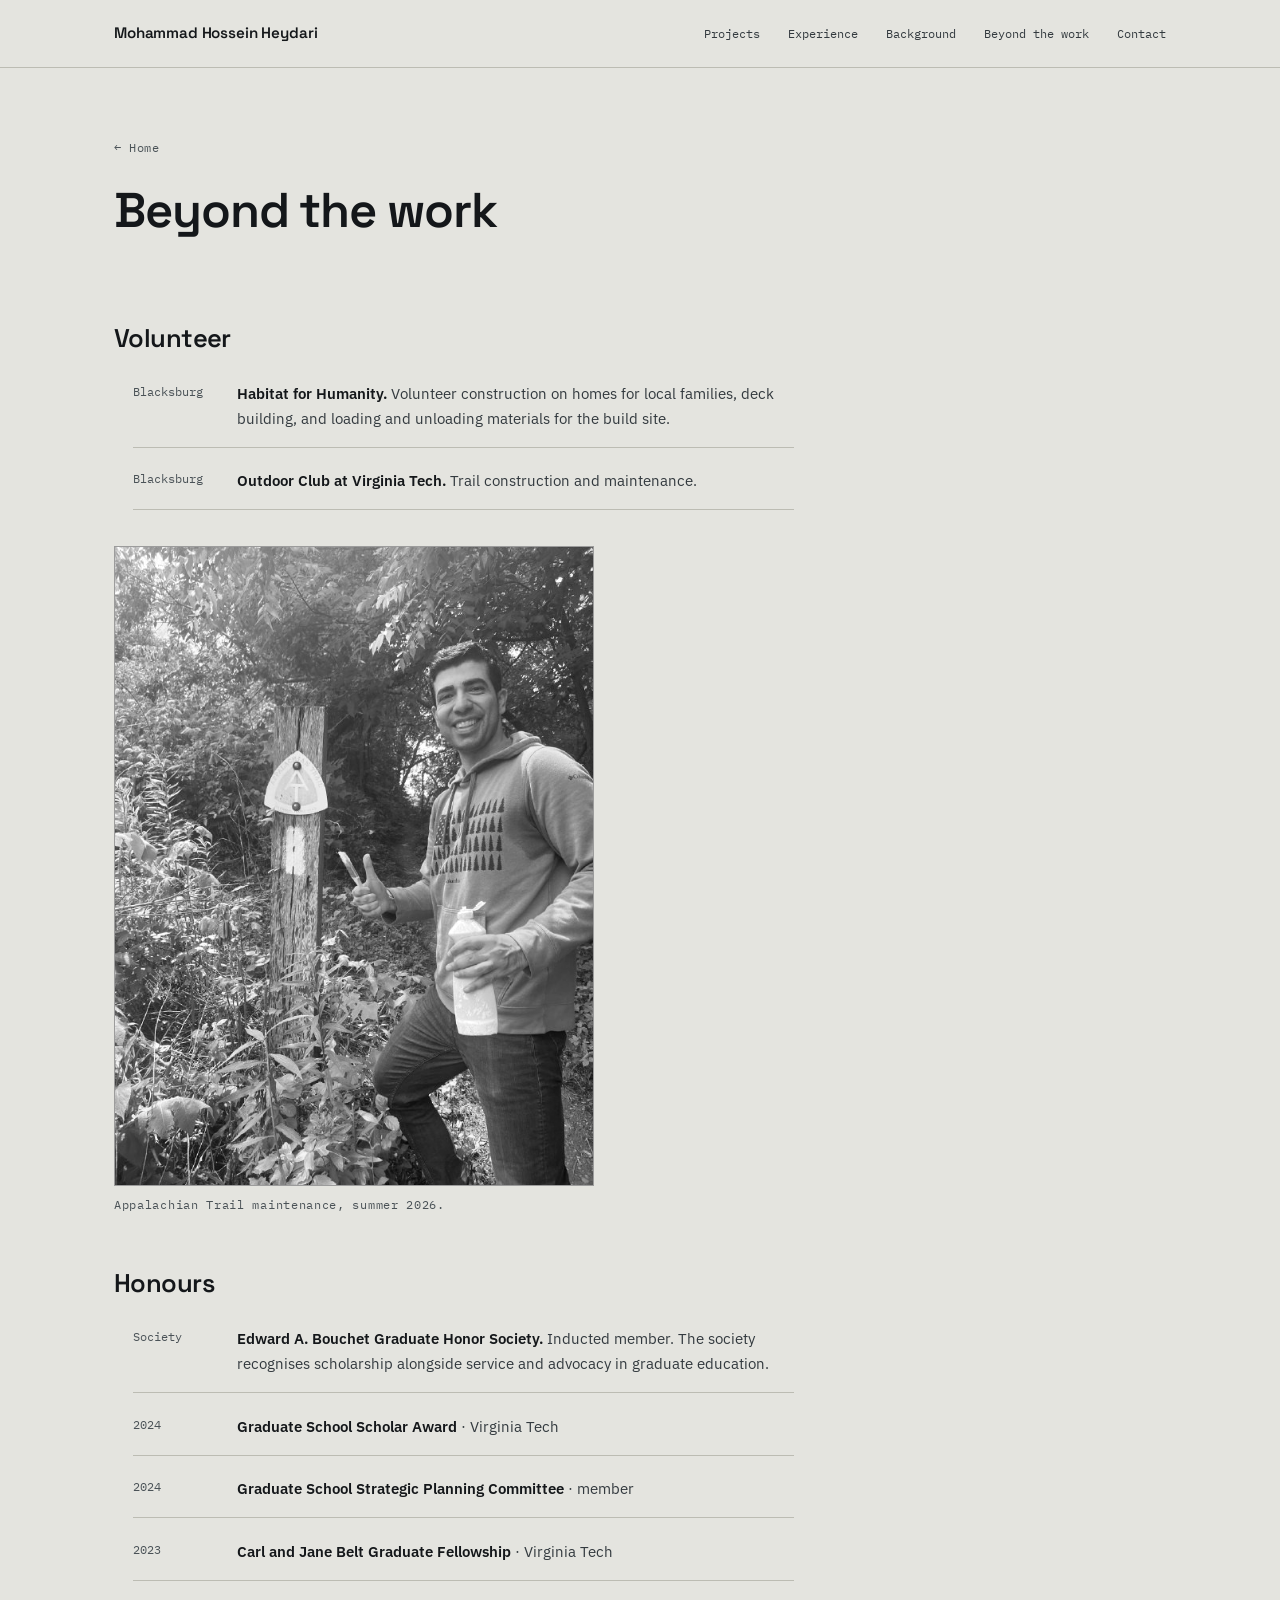
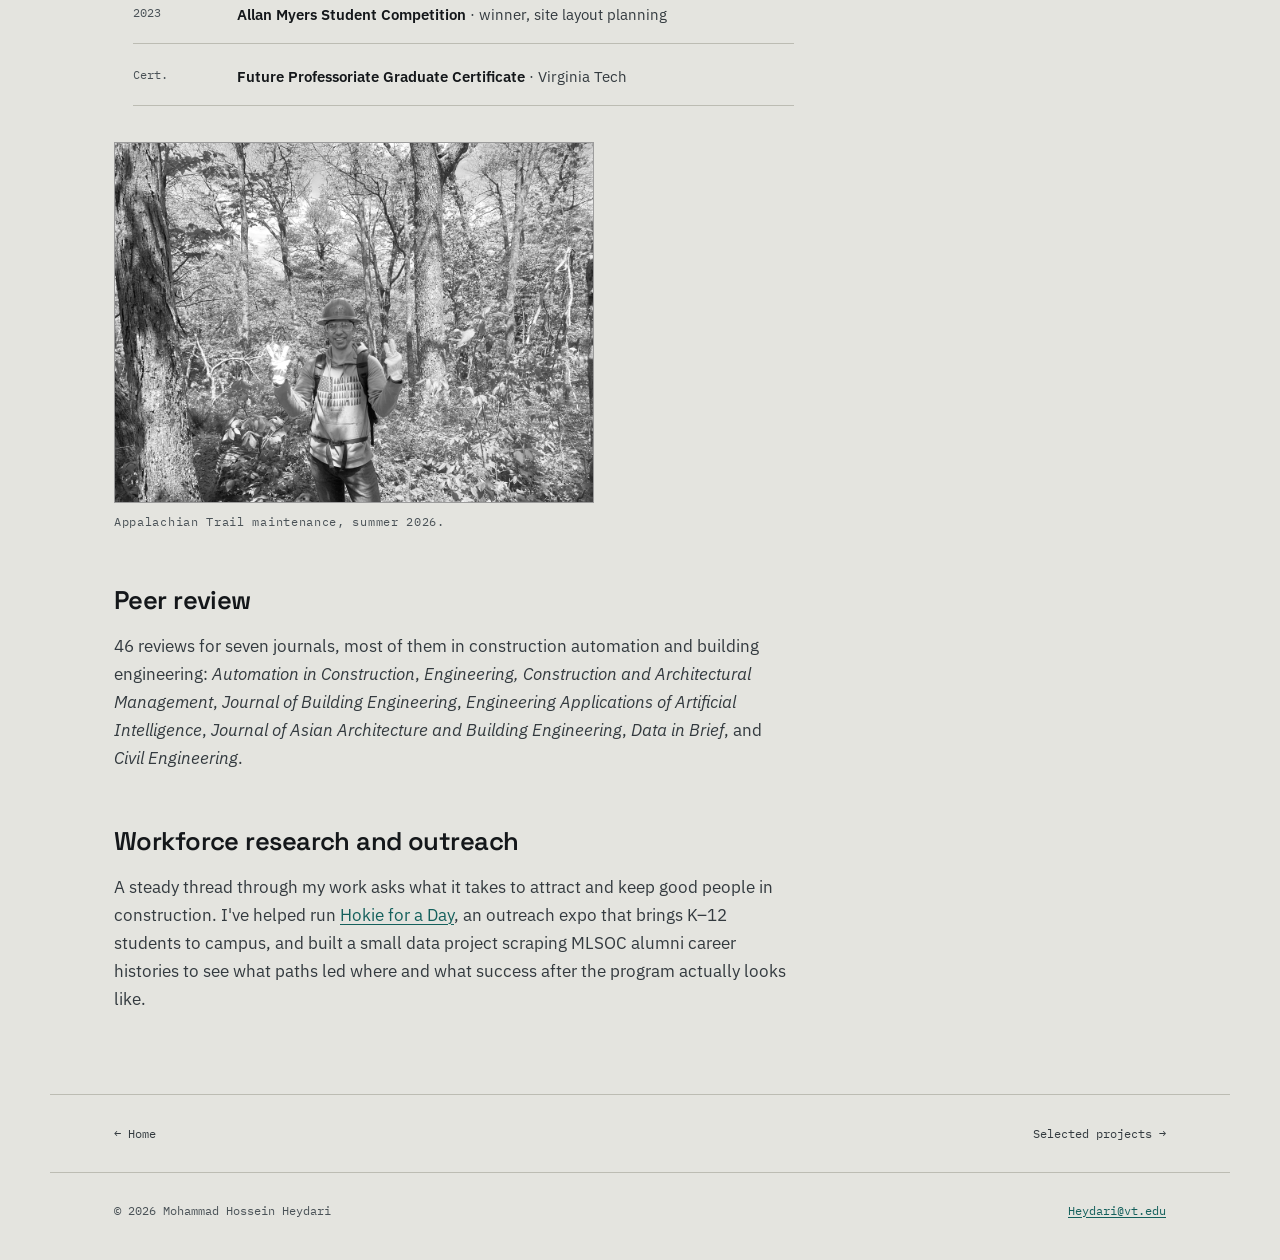
<file: beyond.html>
<!DOCTYPE html>
<html lang="en">
<head>
<meta charset="utf-8">
<meta name="viewport" content="width=device-width, initial-scale=1">
<title>Beyond the work — Mohammad Hossein Heydari</title>
<meta name="description" content="Volunteer construction, trail building, honours and peer review service.">
<link rel="icon" href="favicon.svg" type="image/svg+xml">
<link rel="preconnect" href="https://fonts.googleapis.com">
<link rel="preconnect" href="https://fonts.gstatic.com" crossorigin>
<link href="https://fonts.googleapis.com/css2?family=IBM+Plex+Mono:wght@400;500&family=IBM+Plex+Sans:wght@400;500;600&family=Space+Grotesk:wght@500;600;700&display=swap" rel="stylesheet">
<link rel="stylesheet" href="style.css">
<style>
  /* photos — scoped to this page so style.css stays untouched */
  .shot { margin: 2.25rem 0; max-width: var(--measure); }
  .shot img {
    width: 100%;
    max-width: 480px;
    height: auto;
    display: block;
    border: 1px solid var(--rule-strong);
    filter: grayscale(1) contrast(1.04);
    transition: filter 200ms ease;
  }
  .shot img:hover { filter: grayscale(0) contrast(1); }
  .shot figcaption {
    font-family: var(--mono);
    font-size: 0.72rem;
    letter-spacing: 0.06em;
    color: var(--graphite-2);
    margin-top: 0.6rem;
  }
  @media print { .shot { display: none; } }
</style>
</head>
<body>

<a class="skip" href="#main">Skip to content</a>

<header class="masthead">
  <div class="wrap">
    <a class="wordmark" href="index.html">Mohammad Hossein Heydari</a>
    <nav aria-label="Sections">
      <a href="index.html#projects">Projects</a>
      <a href="index.html#experience">Experience</a>
      <a href="index.html#background">Background</a>
      <a href="beyond.html">Beyond the work</a>
      <a href="index.html#contact">Contact</a>
    </nav>
  </div>
</header>

<main id="main">

  <section class="doc wrap">
    <a class="back" href="index.html">← Home</a>
    <h1>Beyond the work</h1>
  </section>

  <section class="prose wrap">

    <h2>Volunteer</h2>

    <ul class="listing">
      <li>
        <span class="yr">Blacksburg</span>
        <span>
          <strong>Habitat for Humanity.</strong> Volunteer construction on homes for local families,
          deck building, and loading and unloading materials for the build site.
        </span>
      </li>
      <li>
        <span class="yr">Blacksburg</span>
        <span>
          <strong>Outdoor Club at Virginia Tech.</strong> Trail construction and maintenance.
        </span>
      </li>
    </ul>

    <figure class="shot">
      <img src="photos/trail-2.jpg" alt="Trail blaze marker on the Appalachian Trail" width="600" height="800" loading="lazy">
      <figcaption>Appalachian Trail maintenance, summer 2026.</figcaption>
    </figure>

    <h2>Honours</h2>

    <ul class="listing">
      <li>
        <span class="yr">Society</span>
        <span>
          <strong>Edward A. Bouchet Graduate Honor Society.</strong> Inducted member. The society
          recognises scholarship alongside service and advocacy in graduate education.
        </span>
      </li>
      <li><span class="yr">2024</span> <span><strong>Graduate School Scholar Award</strong> · Virginia Tech</span></li>
      <li><span class="yr">2024</span> <span><strong>Graduate School Strategic Planning Committee</strong> · member</span></li>
      <li><span class="yr">2023</span> <span><strong>Carl and Jane Belt Graduate Fellowship</strong> · Virginia Tech</span></li>
      <li><span class="yr">2023</span> <span><strong>Allan Myers Student Competition</strong> · winner, site layout planning</span></li>
      <li><span class="yr">Cert.</span> <span><strong>Future Professoriate Graduate Certificate</strong> · Virginia Tech</span></li>
    </ul>

    <figure class="shot">
      <img src="photos/trail-1.jpg" alt="Trail work with the Outdoor Club at Virginia Tech, wearing a hard hat in the woods" width="1200" height="900" loading="lazy">
      <figcaption>Appalachian Trail maintenance, summer 2026.</figcaption>
    </figure>

    <h2>Peer review</h2>
    <p>
      46 reviews for seven journals, most of them in construction automation and building
      engineering: <em>Automation in Construction</em>, <em>Engineering, Construction and
      Architectural Management</em>, <em>Journal of Building Engineering</em>, <em>Engineering
      Applications of Artificial Intelligence</em>, <em>Journal of Asian Architecture and Building
      Engineering</em>, <em>Data in Brief</em>, and <em>Civil Engineering</em>.
    </p>

    <h2>Workforce research and outreach</h2>
    <p>
      A steady thread through my work asks what it takes to attract and keep good people in
      construction. I've helped run
      <a href="https://ceni.icat.vt.edu/programs/hokie-for-a-day-expo.html" target="_blank" rel="noopener">Hokie for a Day</a>,
      an outreach expo that brings K–12 students to campus, and built a small data project scraping
      MLSOC alumni career histories to see what paths led where and what success after the program
      actually looks like. 
    </p>

  </section>

  <nav class="wrap pager" aria-label="More">
    <a href="index.html">← Home</a>
    <a href="index.html#projects">Selected projects →</a>
  </nav>

</main>

<footer class="wrap colophon">
  <span>© 2026 Mohammad Hossein Heydari</span>
  <span><a href="mailto:Heydari@vt.edu">Heydari@vt.edu</a></span>
</footer>

</body>
</html>
</file>
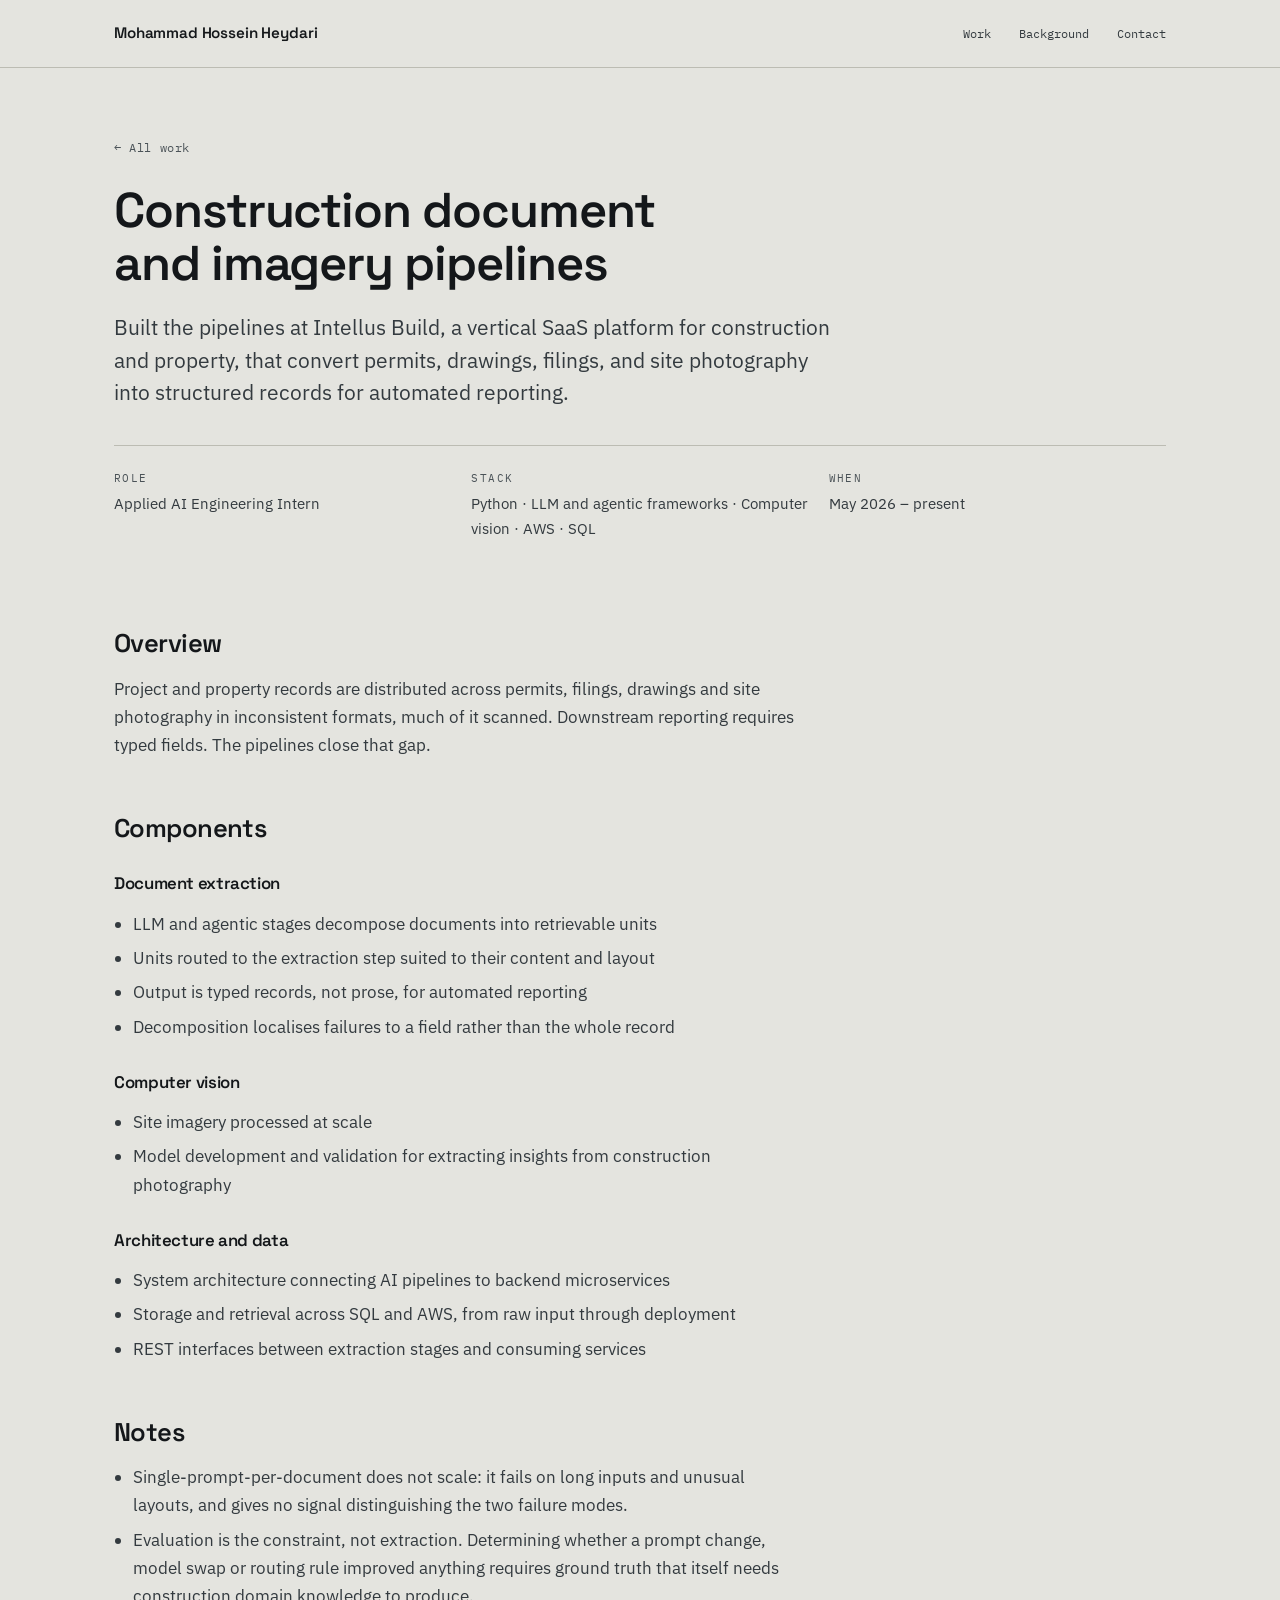
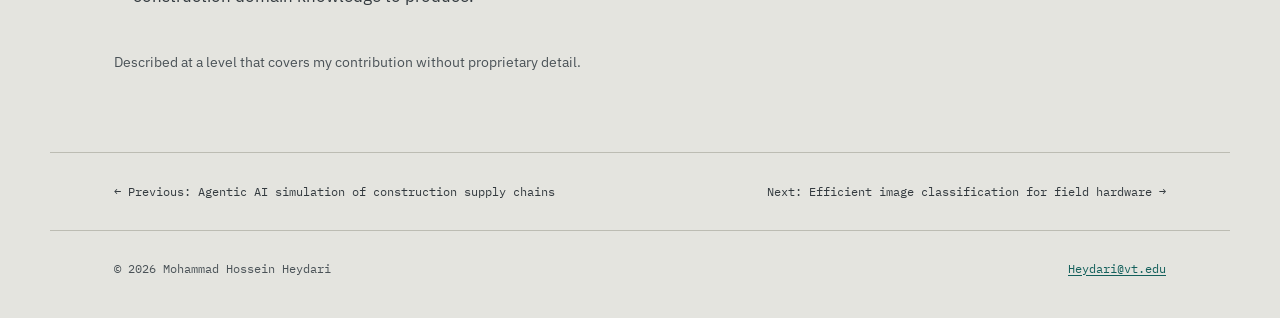
<file: document-pipelines.html>
<!DOCTYPE html>
<html lang="en">
<head>
<meta charset="utf-8">
<meta name="viewport" content="width=device-width, initial-scale=1">
<title>Construction document and imagery pipelines — Mohammad Hossein Heydari</title>
<meta name="description" content="LLM and agentic pipelines converting unstructured construction and property documents into structured records, plus computer vision over site imagery. Intellus Build.">
<link rel="icon" href="../favicon.svg" type="image/svg+xml">
<link rel="preconnect" href="https://fonts.googleapis.com">
<link rel="preconnect" href="https://fonts.gstatic.com" crossorigin>
<link href="https://fonts.googleapis.com/css2?family=IBM+Plex+Mono:wght@400;500&family=IBM+Plex+Sans:wght@400;500;600&family=Space+Grotesk:wght@500;600;700&display=swap" rel="stylesheet">
<link rel="stylesheet" href="../style.css">
</head>
<body>

<a class="skip" href="#main">Skip to content</a>

<header class="masthead">
  <div class="wrap">
    <a class="wordmark" href="../index.html">Mohammad Hossein Heydari</a>
    <nav aria-label="Sections">
      <a href="../index.html#projects">Work</a>
      <a href="../index.html#background">Background</a>
      <a href="../index.html#contact">Contact</a>
    </nav>
  </div>
</header>

<main id="main">

  <section class="doc wrap">
    <a class="back" href="../index.html#projects">← All work</a>
    <h1>Construction document and imagery pipelines</h1>
    <p class="lede">
      Built the pipelines at Intellus Build, a vertical SaaS platform for construction and
      property, that convert permits, drawings, filings, and site photography into structured
      records for automated reporting.
    </p>

    <div class="doc-meta">
      <div><span class="k">Role</span><span class="v">Applied AI Engineering Intern</span></div>
      <div><span class="k">Stack</span><span class="v">Python · LLM and agentic frameworks · Computer vision · AWS · SQL</span></div>
      <div><span class="k">When</span><span class="v">May 2026 – present</span></div>
    </div>
  </section>

  <section class="prose wrap">

    <!-- ==========================================================
         DEMO VIDEO — when the walkthrough is ready, uncomment this
         figure and drop in one of the two sources below.

    <figure class="media">
      <div class="media-frame">
        <iframe src="https://www.youtube.com/embed/VIDEO_ID"
                title="Pipeline demo" allowfullscreen loading="lazy"></iframe>

        or, self-hosted (put demo.mp4 in this folder):
        <video controls preload="metadata" poster="demo-poster.jpg">
          <source src="demo.mp4" type="video/mp4">
        </video>
      </div>
      <figcaption>Pipeline walkthrough, end to end.</figcaption>
    </figure>
         ========================================================== -->


    <h2>Overview</h2>
    <p>
      Project and property records are distributed across permits, filings, drawings and site
      photography in inconsistent formats, much of it scanned. Downstream reporting requires typed
      fields. The pipelines close that gap.
    </p>

    <h2>Components</h2>

    <h3>Document extraction</h3>
    <ul>
      <li>LLM and agentic stages decompose documents into retrievable units</li>
      <li>Units routed to the extraction step suited to their content and layout</li>
      <li>Output is typed records, not prose, for automated reporting</li>
      <li>Decomposition localises failures to a field rather than the whole record</li>
    </ul>

    <h3>Computer vision</h3>
    <ul>
      <li>Site imagery processed at scale</li>
      <li>Model development and validation for extracting insights from construction photography</li>
    </ul>

    <h3>Architecture and data</h3>
    <ul>
      <li>System architecture connecting AI pipelines to backend microservices</li>
      <li>Storage and retrieval across SQL and AWS, from raw input through deployment</li>
      <li>REST interfaces between extraction stages and consuming services</li>
    </ul>

    <h2>Notes</h2>
    <ul>
      <li>Single-prompt-per-document does not scale: it fails on long inputs and unusual layouts, and gives no signal distinguishing the two failure modes.</li>
      <li>Evaluation is the constraint, not extraction. Determining whether a prompt change, model swap or routing rule improved anything requires ground truth that itself needs construction domain knowledge to produce.</li>
    </ul>

    <p style="margin-top:2.5rem; font-size:0.9rem; color:var(--graphite-2)">
      Described at a level that covers my contribution without proprietary detail.
    </p>
  </section>

  <nav class="wrap pager" aria-label="More work">
    <a href="agentic-bullwhip.html">← Previous: Agentic AI simulation of construction supply chains</a>
    <a href="image-classification.html">Next: Efficient image classification for field hardware →</a>
  </nav>

</main>

<footer class="wrap colophon">
  <span>© 2026 Mohammad Hossein Heydari</span>
  <span><a href="mailto:Heydari@vt.edu">Heydari@vt.edu</a></span>
</footer>

</body>
</html>
</file>
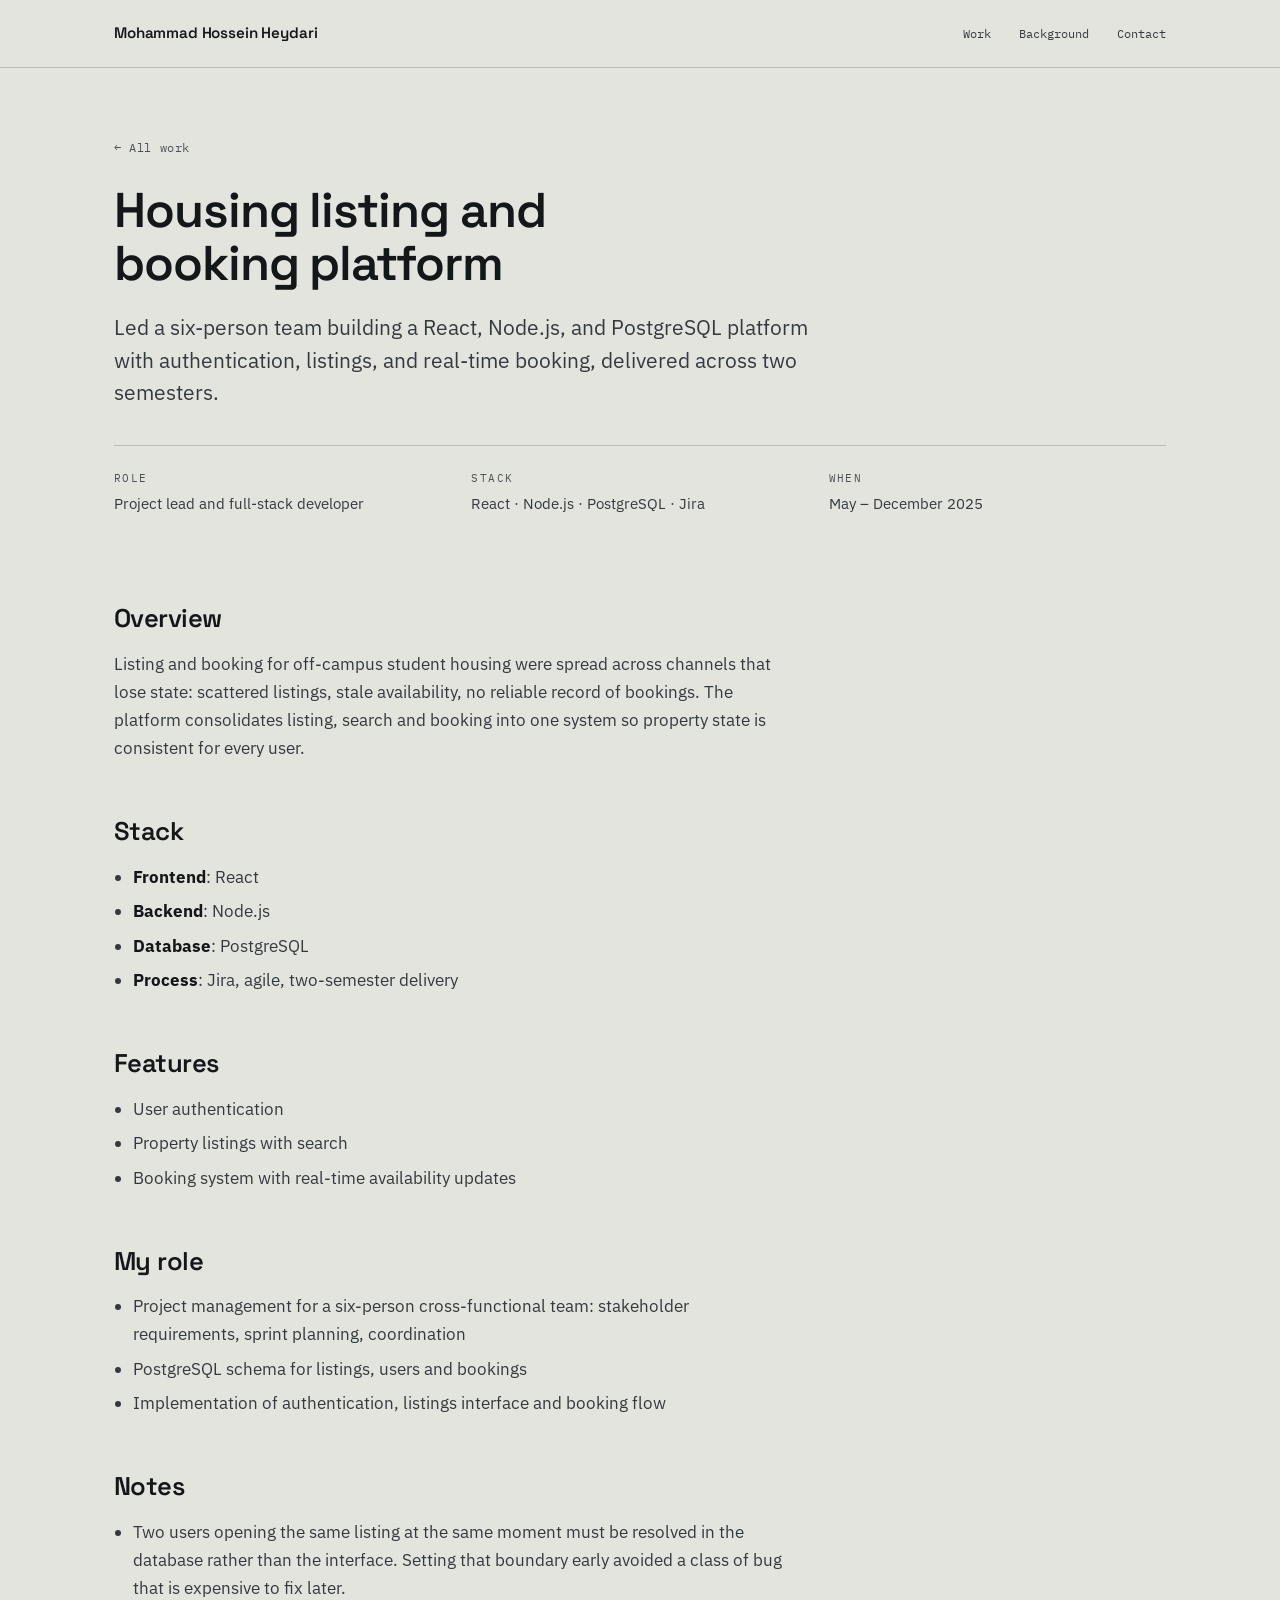
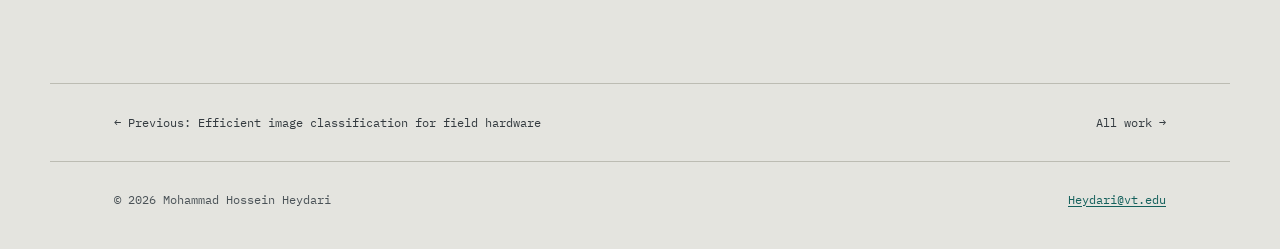
<file: housing-platform.html>
<!DOCTYPE html>
<html lang="en">
<head>
<meta charset="utf-8">
<meta name="viewport" content="width=device-width, initial-scale=1">
<title>Housing listing and booking platform — Mohammad Hossein Heydari</title>
<meta name="description" content="React, Node.js and PostgreSQL housing platform with authentication, listings and real-time booking. Six-person team.">
<link rel="icon" href="../favicon.svg" type="image/svg+xml">
<link rel="preconnect" href="https://fonts.googleapis.com">
<link rel="preconnect" href="https://fonts.gstatic.com" crossorigin>
<link href="https://fonts.googleapis.com/css2?family=IBM+Plex+Mono:wght@400;500&family=IBM+Plex+Sans:wght@400;500;600&family=Space+Grotesk:wght@500;600;700&display=swap" rel="stylesheet">
<link rel="stylesheet" href="../style.css">
</head>
<body>

<a class="skip" href="#main">Skip to content</a>

<header class="masthead">
  <div class="wrap">
    <a class="wordmark" href="../index.html">Mohammad Hossein Heydari</a>
    <nav aria-label="Sections">
      <a href="../index.html#projects">Work</a>
      <a href="../index.html#background">Background</a>
      <a href="../index.html#contact">Contact</a>
    </nav>
  </div>
</header>

<main id="main">

  <section class="doc wrap">
    <a class="back" href="../index.html#projects">← All work</a>
    <h1>Housing listing and booking platform</h1>
    <p class="lede">
      Led a six-person team building a React, Node.js, and PostgreSQL platform with authentication,
      listings, and real-time booking, delivered across two semesters.
    </p>

    <div class="doc-meta">
      <div><span class="k">Role</span><span class="v">Project lead and full-stack developer</span></div>
      <div><span class="k">Stack</span><span class="v">React · Node.js · PostgreSQL · Jira</span></div>
      <div><span class="k">When</span><span class="v">May – December 2025</span></div>
    </div>
  </section>

  <section class="prose wrap">

    <h2>Overview</h2>
    <p>
      Listing and booking for off-campus student housing were spread across channels that lose
      state: scattered listings, stale availability, no reliable record of bookings. The platform
      consolidates listing, search and booking into one system so property state is consistent for
      every user.
    </p>

    <h2>Stack</h2>
    <ul>
      <li><strong>Frontend</strong>: React</li>
      <li><strong>Backend</strong>: Node.js</li>
      <li><strong>Database</strong>: PostgreSQL</li>
      <li><strong>Process</strong>: Jira, agile, two-semester delivery</li>
    </ul>

    <h2>Features</h2>
    <ul>
      <li>User authentication</li>
      <li>Property listings with search</li>
      <li>Booking system with real-time availability updates</li>
    </ul>

    <h2>My role</h2>
    <ul>
      <li>Project management for a six-person cross-functional team: stakeholder requirements, sprint planning, coordination</li>
      <li>PostgreSQL schema for listings, users and bookings</li>
      <li>Implementation of authentication, listings interface and booking flow</li>
    </ul>

    <h2>Notes</h2>
    <ul>
      <li>Two users opening the same listing at the same moment must be resolved in the database rather than the interface. Setting that boundary early avoided a class of bug that is expensive to fix later.</li>
    </ul>
  </section>

  <nav class="wrap pager" aria-label="More work">
    <a href="image-classification.html">← Previous: Efficient image classification for field hardware</a>
    <a href="../index.html#projects">All work →</a>
  </nav>

</main>

<footer class="wrap colophon">
  <span>© 2026 Mohammad Hossein Heydari</span>
  <span><a href="mailto:Heydari@vt.edu">Heydari@vt.edu</a></span>
</footer>

</body>
</html>
</file>
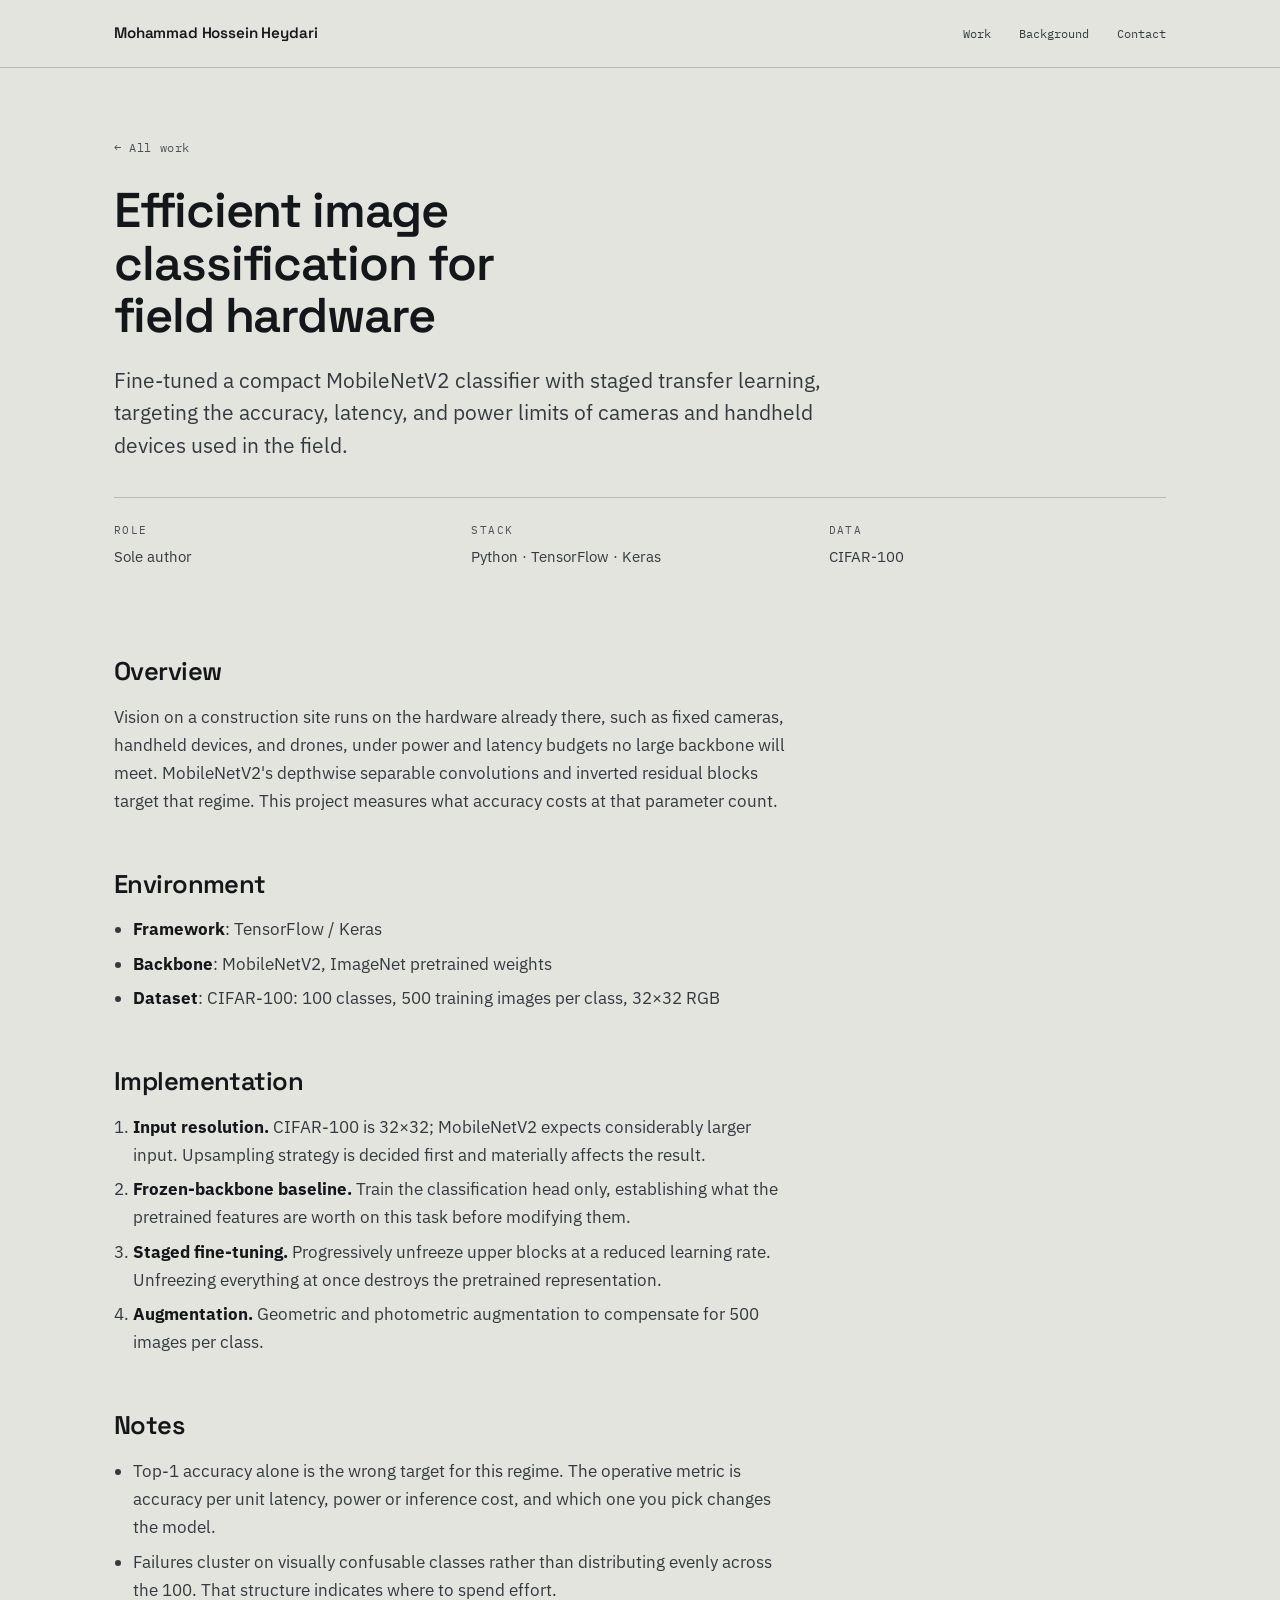
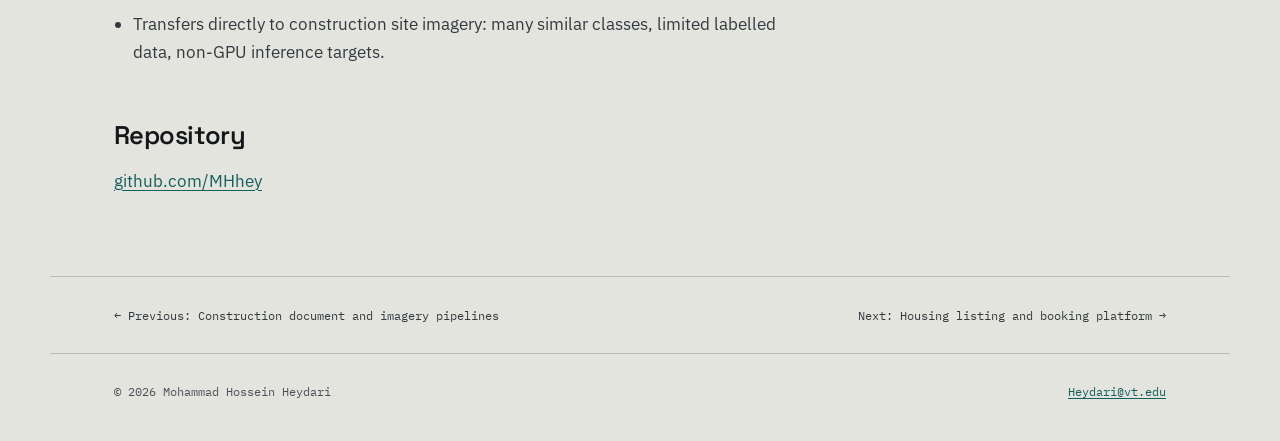
<file: image-classification.html>
<!DOCTYPE html>
<html lang="en">
<head>
<meta charset="utf-8">
<meta name="viewport" content="width=device-width, initial-scale=1">
<title>Efficient image classification for field hardware — Mohammad Hossein Heydari</title>
<meta name="description" content="Transfer learning on MobileNetV2 fine-tuned against CIFAR-100, targeting the accuracy–latency tradeoff for inference on constrained hardware.">
<link rel="icon" href="../favicon.svg" type="image/svg+xml">
<link rel="preconnect" href="https://fonts.googleapis.com">
<link rel="preconnect" href="https://fonts.gstatic.com" crossorigin>
<link href="https://fonts.googleapis.com/css2?family=IBM+Plex+Mono:wght@400;500&family=IBM+Plex+Sans:wght@400;500;600&family=Space+Grotesk:wght@500;600;700&display=swap" rel="stylesheet">
<link rel="stylesheet" href="../style.css">
</head>
<body>

<a class="skip" href="#main">Skip to content</a>

<header class="masthead">
  <div class="wrap">
    <a class="wordmark" href="../index.html">Mohammad Hossein Heydari</a>
    <nav aria-label="Sections">
      <a href="../index.html#projects">Work</a>
      <a href="../index.html#background">Background</a>
      <a href="../index.html#contact">Contact</a>
    </nav>
  </div>
</header>

<main id="main">

  <section class="doc wrap">
    <a class="back" href="../index.html#projects">← All work</a>
    <h1>Efficient image classification for field hardware</h1>
    <p class="lede">
      Fine-tuned a compact MobileNetV2 classifier with staged transfer learning, targeting the
      accuracy, latency, and power limits of cameras and handheld devices used in the field.
    </p>

    <div class="doc-meta">
      <div><span class="k">Role</span><span class="v">Sole author</span></div>
      <div><span class="k">Stack</span><span class="v">Python · TensorFlow · Keras</span></div>
      <div><span class="k">Data</span><span class="v">CIFAR-100</span></div>
    </div>
  </section>

  <section class="prose wrap">

    <h2>Overview</h2>
    <p>
      Vision on a construction site runs on the hardware already there, such as fixed cameras,
      handheld devices, and drones, under power and latency budgets no large backbone will meet.
      MobileNetV2's depthwise separable convolutions and inverted residual blocks target that
      regime. This project measures what accuracy costs at that parameter count.
    </p>

    <h2>Environment</h2>
    <ul>
      <li><strong>Framework</strong>: TensorFlow / Keras</li>
      <li><strong>Backbone</strong>: MobileNetV2, ImageNet pretrained weights</li>
      <li><strong>Dataset</strong>: CIFAR-100: 100 classes, 500 training images per class, 32×32 RGB</li>
    </ul>

    <h2>Implementation</h2>
    <ol>
      <li><strong>Input resolution.</strong> CIFAR-100 is 32×32; MobileNetV2 expects considerably larger input. Upsampling strategy is decided first and materially affects the result.</li>
      <li><strong>Frozen-backbone baseline.</strong> Train the classification head only, establishing what the pretrained features are worth on this task before modifying them.</li>
      <li><strong>Staged fine-tuning.</strong> Progressively unfreeze upper blocks at a reduced learning rate. Unfreezing everything at once destroys the pretrained representation.</li>
      <li><strong>Augmentation.</strong> Geometric and photometric augmentation to compensate for 500 images per class.</li>
    </ol>

    <h2>Notes</h2>
    <ul>
      <li>Top-1 accuracy alone is the wrong target for this regime. The operative metric is accuracy per unit latency, power or inference cost, and which one you pick changes the model.</li>
      <li>Failures cluster on visually confusable classes rather than distributing evenly across the 100. That structure indicates where to spend effort.</li>
      <li>Transfers directly to construction site imagery: many similar classes, limited labelled data, non-GPU inference targets.</li>
    </ul>

    <h2>Repository</h2>
    <p><a href="https://github.com/MHhey">github.com/MHhey</a></p>
  </section>

  <nav class="wrap pager" aria-label="More work">
    <a href="document-pipelines.html">← Previous: Construction document and imagery pipelines</a>
    <a href="housing-platform.html">Next: Housing listing and booking platform →</a>
  </nav>

</main>

<footer class="wrap colophon">
  <span>© 2026 Mohammad Hossein Heydari</span>
  <span><a href="mailto:Heydari@vt.edu">Heydari@vt.edu</a></span>
</footer>

</body>
</html>
</file>
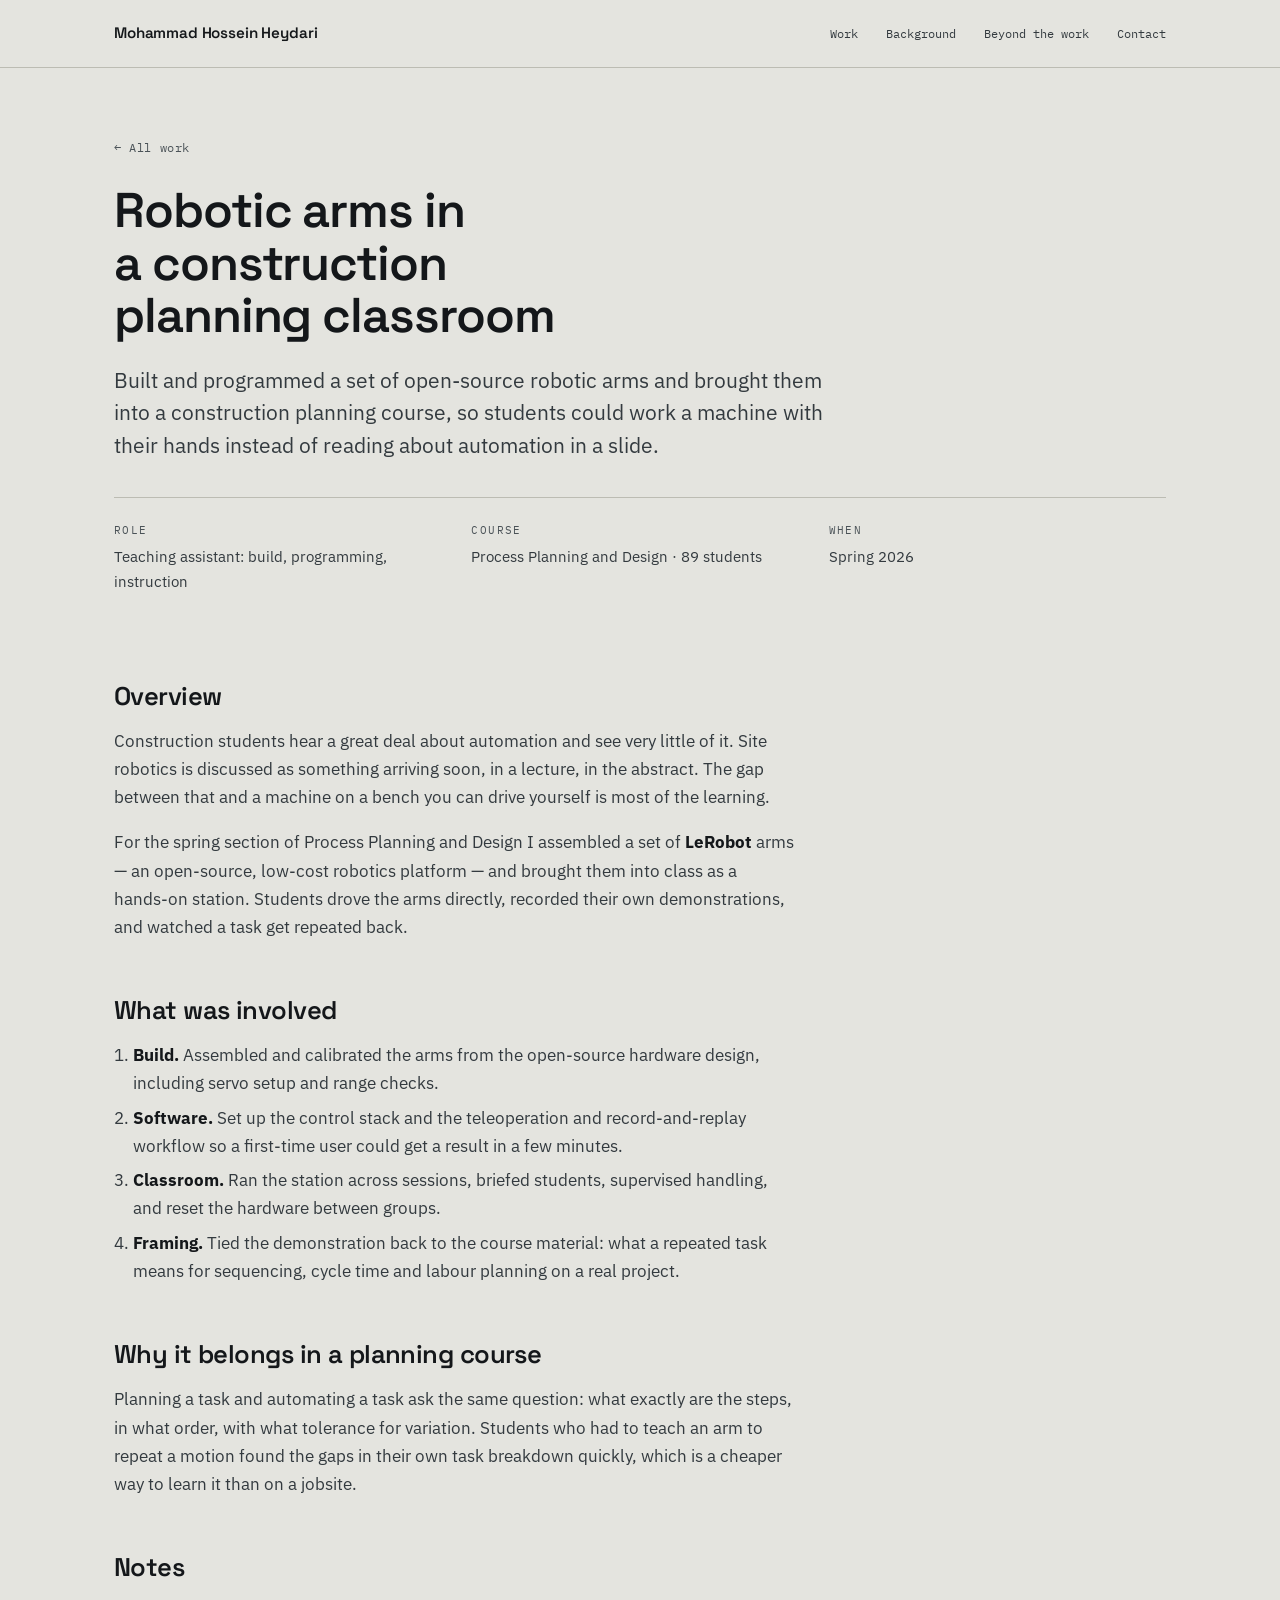
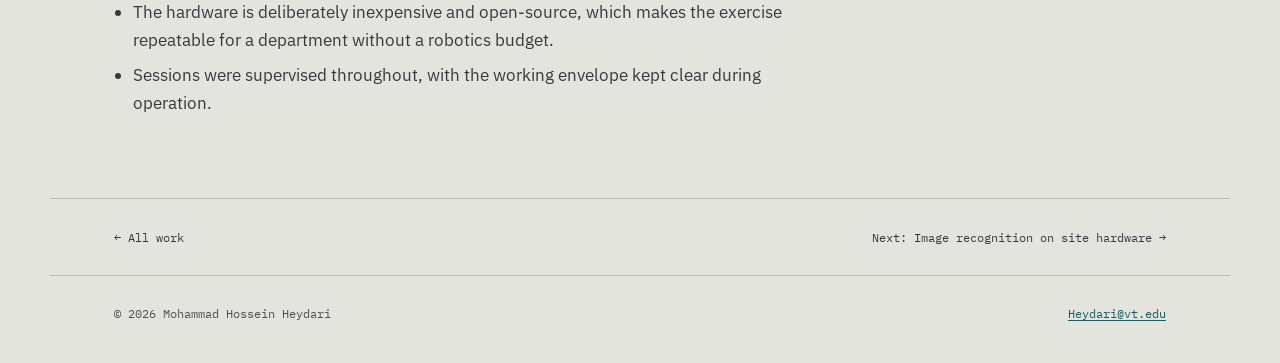
<file: teaching-robots.html>
<!DOCTYPE html>
<html lang="en">
<head>
<meta charset="utf-8">
<meta name="viewport" content="width=device-width, initial-scale=1">
<title>Robotic arms in a construction planning classroom — Mohammad Hossein Heydari</title>
<meta name="description" content="Built and programmed open-source LeRobot arms and ran hands-on automation demonstrations for 89 construction undergraduates at Virginia Tech.">
<link rel="icon" href="../favicon.svg" type="image/svg+xml">
<link rel="preconnect" href="https://fonts.googleapis.com">
<link rel="preconnect" href="https://fonts.gstatic.com" crossorigin>
<link href="https://fonts.googleapis.com/css2?family=IBM+Plex+Mono:wght@400;500&family=IBM+Plex+Sans:wght@400;500;600&family=Space+Grotesk:wght@500;600;700&display=swap" rel="stylesheet">
<link rel="stylesheet" href="../style.css">
<style>
  /* photo grid — scoped to this page */
  .gallery { margin: 2.25rem 0 0; max-width: var(--measure); }
  .gallery-grid { display: grid; gap: 0.75rem; grid-template-columns: 1fr; }
  @media (min-width: 640px) { .gallery-grid { grid-template-columns: repeat(2, 1fr); } }
  .gallery-grid img {
    width: 100%;
    aspect-ratio: 4 / 3;
    object-fit: cover;
    border: 1px solid var(--rule-strong);
    filter: grayscale(1) contrast(1.04);
    transition: filter 200ms ease;
  }
  .gallery-grid img:hover { filter: grayscale(0) contrast(1); }
  .gallery figcaption {
    font-family: var(--mono);
    font-size: 0.72rem;
    letter-spacing: 0.06em;
    color: var(--graphite-2);
    margin-top: 0.75rem;
  }
  @media print { .gallery { display: none; } }
</style>
</head>
<body>

<a class="skip" href="#main">Skip to content</a>

<header class="masthead">
  <div class="wrap">
    <a class="wordmark" href="../index.html">Mohammad Hossein Heydari</a>
    <nav aria-label="Sections">
      <a href="../index.html#projects">Work</a>
      <a href="../index.html#background">Background</a>
      <a href="../beyond.html">Beyond the work</a>
      <a href="../index.html#contact">Contact</a>
    </nav>
  </div>
</header>

<main id="main">

  <section class="doc wrap">
    <a class="back" href="../index.html#projects">← All work</a>
    <h1>Robotic arms in a construction planning classroom</h1>
    <p class="lede">
      Built and programmed a set of open-source robotic arms and brought them into a construction
      planning course, so students could work a machine with their hands instead of reading about
      automation in a slide.
    </p>

    <div class="doc-meta">
      <div><span class="k">Role</span><span class="v">Teaching assistant: build, programming, instruction</span></div>
      <div><span class="k">Course</span><span class="v">Process Planning and Design · 89 students</span></div>
      <div><span class="k">When</span><span class="v">Spring 2026</span></div>
    </div>
  </section>

  <section class="prose wrap">

    <h2>Overview</h2>
    <p>
      Construction students hear a great deal about automation and see very little of it. Site
      robotics is discussed as something arriving soon, in a lecture, in the abstract. The gap
      between that and a machine on a bench you can drive yourself is most of the learning.
    </p>
    <p>
      For the spring section of Process Planning and Design I assembled a set of
      <strong>LeRobot</strong> arms — an open-source, low-cost robotics platform — and brought them
      into class as a hands-on station. Students drove the arms directly, recorded their own
      demonstrations, and watched a task get repeated back.
    </p>

    <!-- PHOTOS: add images to a photos/ folder inside projects/, then uncomment.
         Two or four landscape shots work best.
    <figure class="gallery">
      <div class="gallery-grid">
        <img src="photos/robots-1.jpg" alt="Students working with a robotic arm in class" width="1200" height="900" loading="lazy">
        <img src="photos/robots-2.jpg" alt="Robotic arm set up on a classroom bench" width="1200" height="900" loading="lazy">
      </div>
      <figcaption>Process Planning and Design, spring 2026.</figcaption>
    </figure>
    -->

    <h2>What was involved</h2>
    <ol>
      <li><strong>Build.</strong> Assembled and calibrated the arms from the open-source hardware design, including servo setup and range checks.</li>
      <li><strong>Software.</strong> Set up the control stack and the teleoperation and record-and-replay workflow so a first-time user could get a result in a few minutes.</li>
      <li><strong>Classroom.</strong> Ran the station across sessions, briefed students, supervised handling, and reset the hardware between groups.</li>
      <li><strong>Framing.</strong> Tied the demonstration back to the course material: what a repeated task means for sequencing, cycle time and labour planning on a real project.</li>
    </ol>

    <h2>Why it belongs in a planning course</h2>
    <p>
      Planning a task and automating a task ask the same question: what exactly are the steps, in
      what order, with what tolerance for variation. Students who had to teach an arm to repeat a
      motion found the gaps in their own task breakdown quickly, which is a cheaper way to learn it
      than on a jobsite.
    </p>

    <h2>Notes</h2>
    <ul>
      <li>The hardware is deliberately inexpensive and open-source, which makes the exercise repeatable for a department without a robotics budget.</li>
      <li>Sessions were supervised throughout, with the working envelope kept clear during operation.</li>
    </ul>

  </section>

  <nav class="wrap pager" aria-label="More work">
    <a href="../index.html#projects">← All work</a>
    <a href="image-classification.html">Next: Image recognition on site hardware →</a>
  </nav>

</main>

<footer class="wrap colophon">
  <span>© 2026 Mohammad Hossein Heydari</span>
  <span><a href="mailto:Heydari@vt.edu">Heydari@vt.edu</a></span>
</footer>

</body>
</html>
</file>
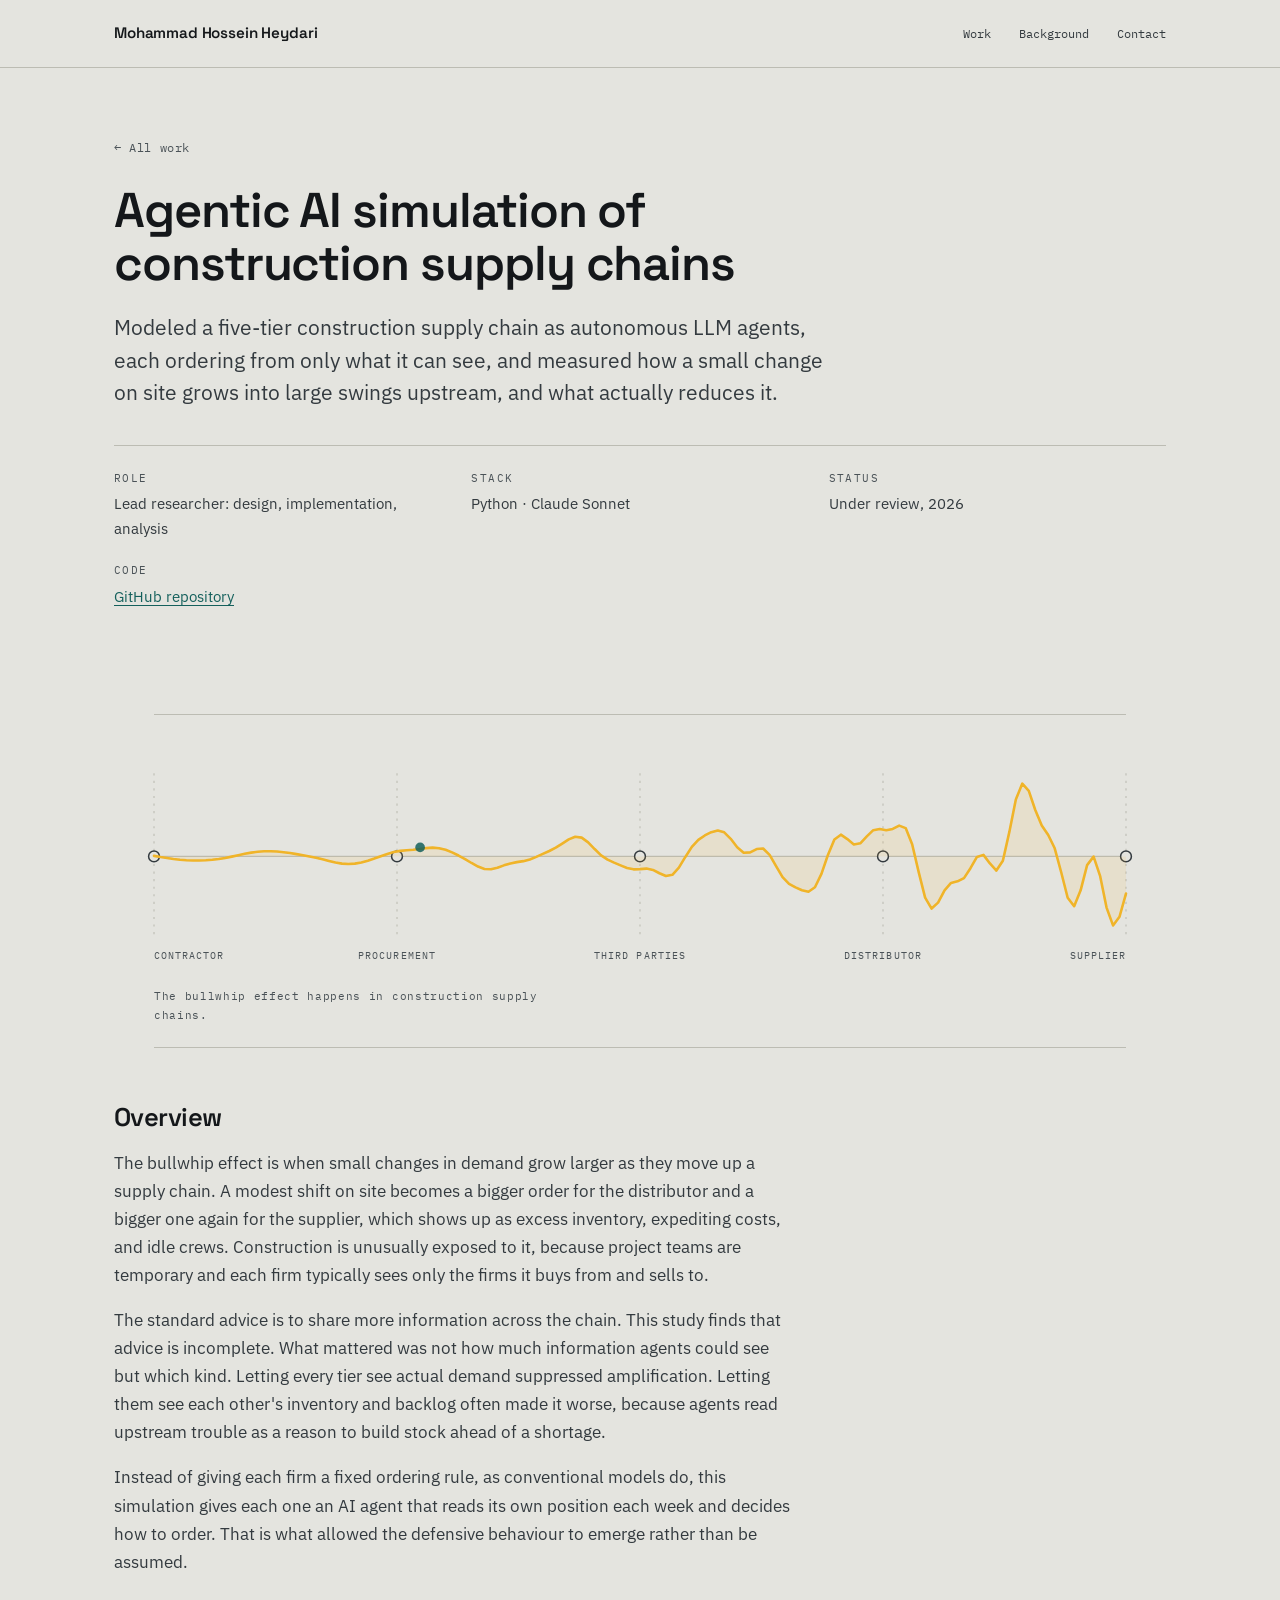
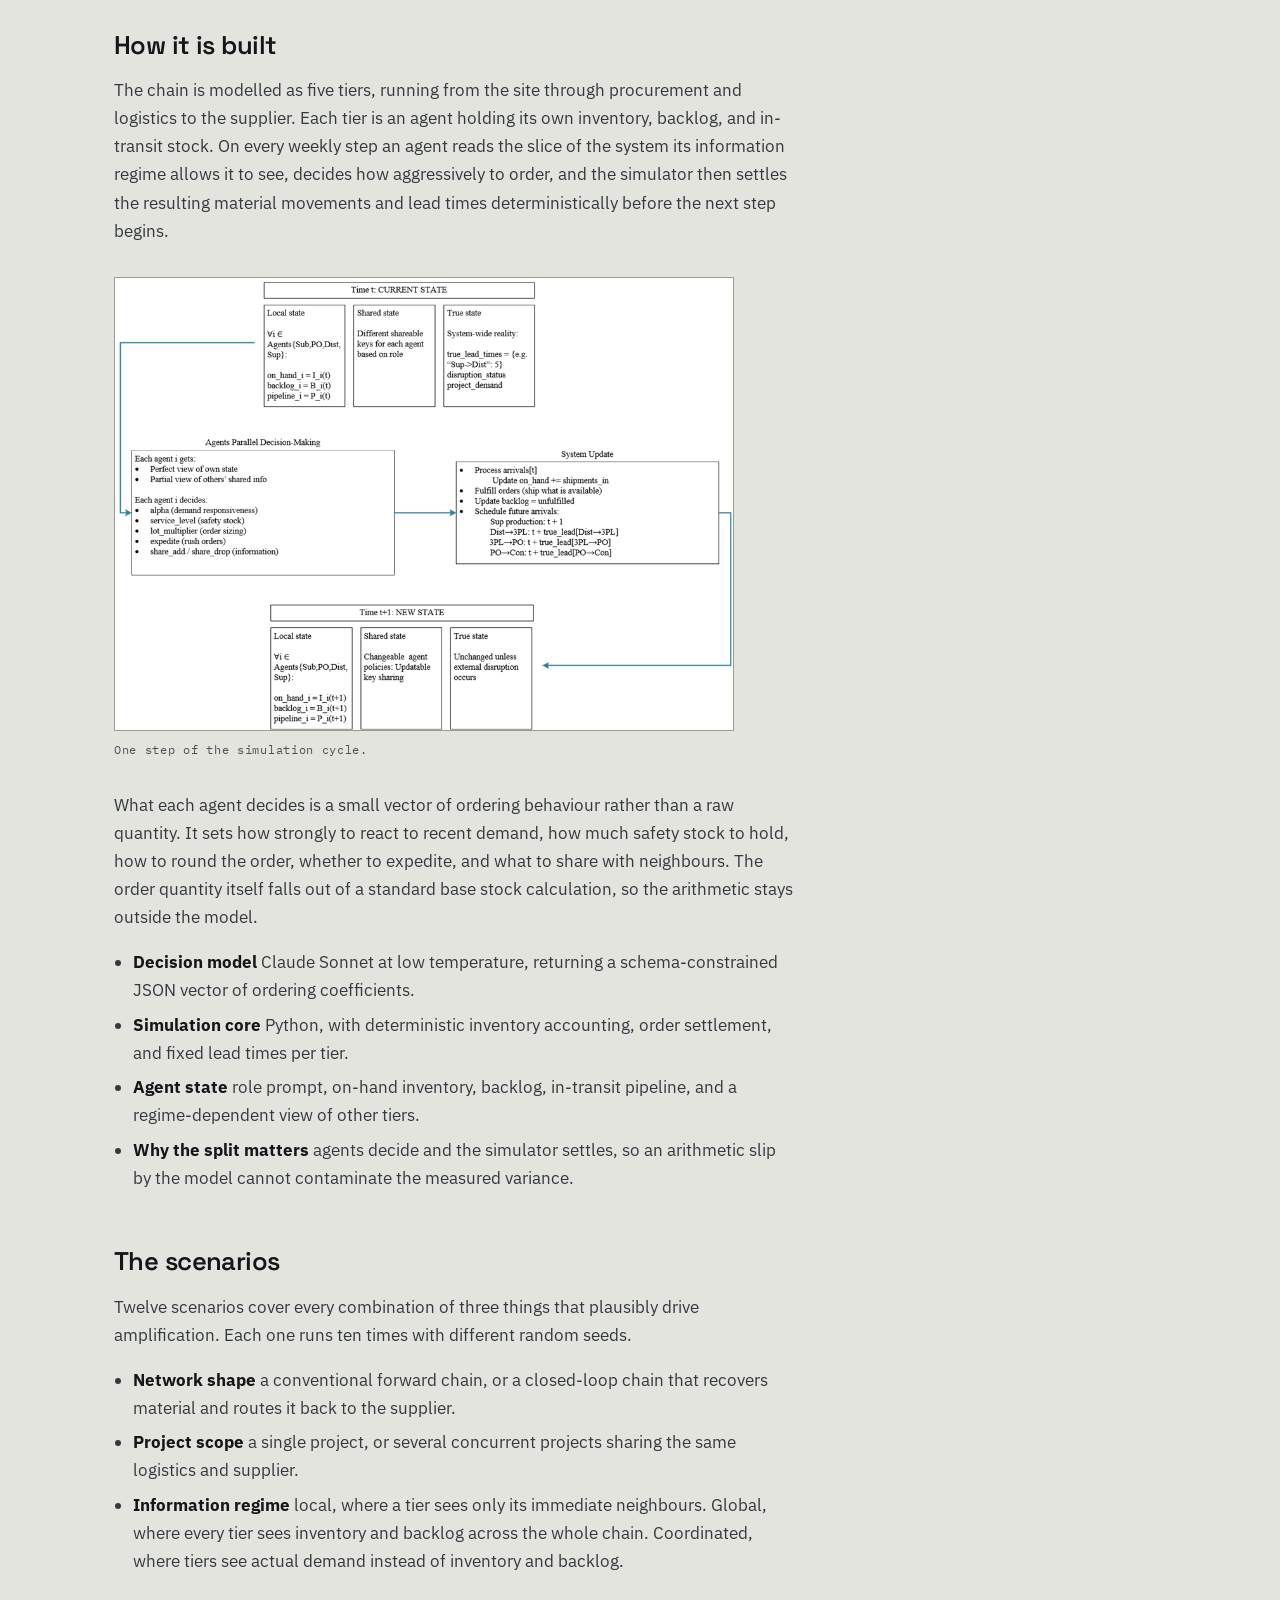
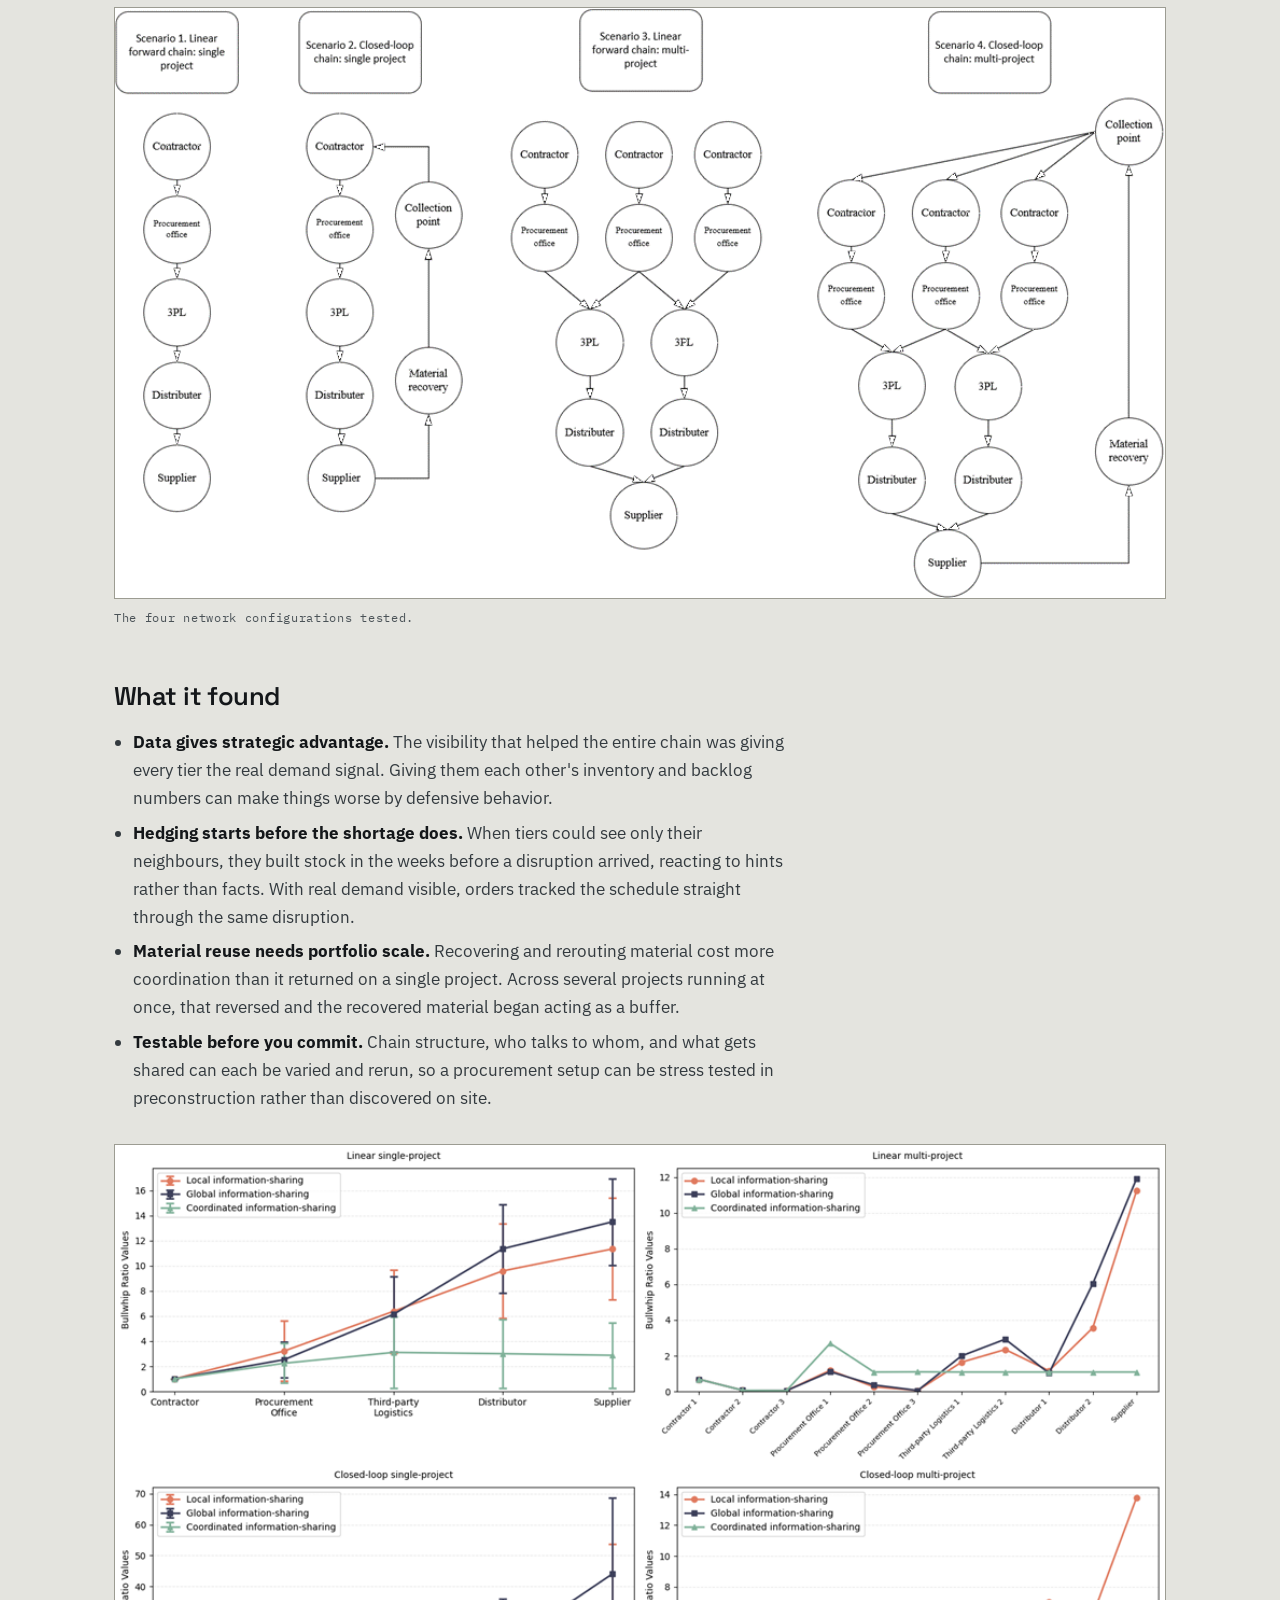
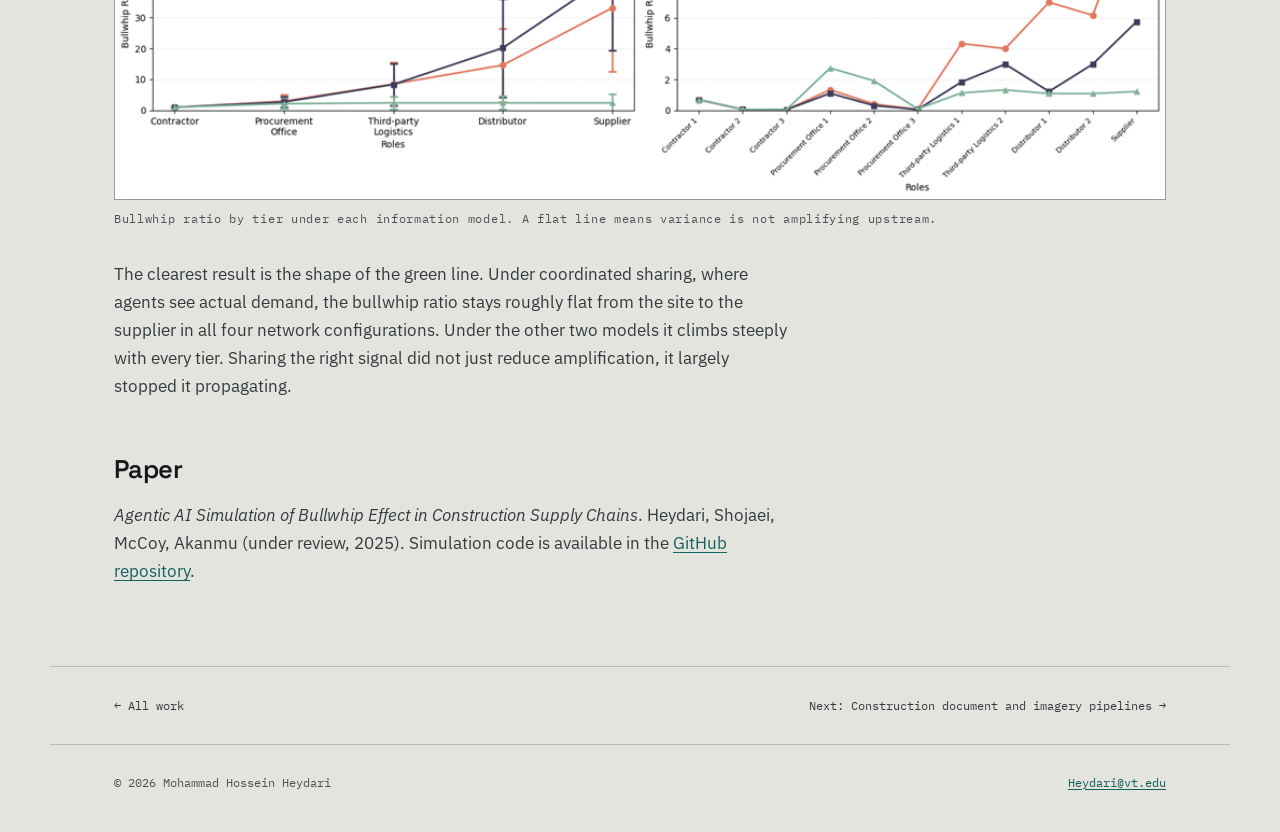
<file: projects/agentic-bullwhip.html>
<!DOCTYPE html>
<html lang="en">
<head>
<meta charset="utf-8">
<meta name="viewport" content="width=device-width, initial-scale=1">
<title>Agentic AI simulation of construction supply chains — Mohammad Hossein Heydari</title>
<meta name="description" content="A multi-agent LLM simulation of the bullwhip effect across five construction supply chain tiers, run over 12 scenarios varying network topology, project scope, and information sharing.">
<link rel="icon" href="../favicon.svg" type="image/svg+xml">
<link rel="preconnect" href="https://fonts.googleapis.com">
<link rel="preconnect" href="https://fonts.gstatic.com" crossorigin>
<link href="https://fonts.googleapis.com/css2?family=IBM+Plex+Mono:wght@400;500&family=IBM+Plex+Sans:wght@400;500;600&family=Space+Grotesk:wght@500;600;700&display=swap" rel="stylesheet">
<link rel="stylesheet" href="../style.css">
<style>
  .shot { margin: 2rem 0; }
  .shot img {
    width: 100%;
    max-width: 620px;
    height: auto;
    display: block;
    border: 1px solid var(--rule-strong);
    background: #fff;
  }
  .shot.wide img { max-width: 100%; }
  .shot figcaption {
    font-family: var(--mono);
    font-size: 0.72rem;
    letter-spacing: 0.06em;
    color: var(--graphite-2);
    margin-top: 0.6rem;
  }
</style>
</head>
<body>

<a class="skip" href="#main">Skip to content</a>

<header class="masthead">
  <div class="wrap">
    <a class="wordmark" href="../index.html">Mohammad Hossein Heydari</a>
    <nav aria-label="Sections">
      <a href="../index.html#projects">Work</a>
      <a href="../index.html#background">Background</a>
      <a href="../index.html#contact">Contact</a>
    </nav>
  </div>
</header>

<main id="main">

  <section class="doc wrap">
    <a class="back" href="../index.html#projects">← All work</a>
    <h1>Agentic AI simulation of construction supply chains</h1>
    <p class="lede">
      Modeled a five-tier construction supply chain as autonomous LLM agents, each ordering from only
      what it can see, and measured how a small change on site grows into large swings upstream, and
      what actually reduces it.
    </p>

    <div class="doc-meta">
      <div><span class="k">Role</span><span class="v">Lead researcher: design, implementation, analysis</span></div>
      <div><span class="k">Stack</span><span class="v">Python · Claude Sonnet</span></div>
      <div><span class="k">Status</span><span class="v">Under review, 2026</span></div>
      <div><span class="k">Code</span><span class="v"><a href="https://github.com/MHhey/Bullwhip-Simulation-in-Construction-Supply-Chains" target="_blank" rel="noopener">GitHub repository</a></span></div>
    </div>
  </section>

  <section class="prose wrap">

    <figure class="whip">
      <svg id="whipSvg" viewBox="0 0 900 210" role="img" aria-labelledby="whip-title">
        <title id="whip-title">A steady ordering signal at the contractor grows into large erratic swings by the supplier.</title>
        <line x1="0" y1="105" x2="900" y2="105" stroke="var(--rule)" stroke-width="1"></line>
        <g id="whipTiers"></g>
        <path id="whipFill" class="whip-fill" fill="var(--hivis)"></path>
        <path id="whipWave" class="whip-wave" stroke="var(--hivis)"></path>
        <circle id="whipPulse" r="4.5" fill="var(--teal)" opacity="0"></circle>
      </svg>
      <figcaption class="whip-cap">
        The bullwhip effect happens in construction supply chains.
      </figcaption>
    </figure>


    <h2>Overview</h2>
    <p>
      The bullwhip effect is when small changes in demand grow larger as they move up a supply chain.
      A modest shift on site becomes a bigger order for the distributor and a bigger one again for the
      supplier, which shows up as excess inventory, expediting costs, and idle crews. Construction is
      unusually exposed to it, because project teams are temporary and each firm typically sees only
      the firms it buys from and sells to.
    </p>
    <p>
      The standard advice is to share more information across the chain. This study finds that advice
      is incomplete. What mattered was not how much information agents could see but which kind.
      Letting every tier see actual demand suppressed amplification. Letting them see each other's
      inventory and backlog often made it worse, because agents read upstream trouble as a reason to
      build stock ahead of a shortage.
    </p>
    <p>
      Instead of giving each firm a fixed ordering rule, as conventional models do, this simulation
      gives each one an AI agent that reads its own position each week and decides how to order. That
      is what allowed the defensive behaviour to emerge rather than be assumed.
    </p>

    <h2>How it is built</h2>
    <p>
      The chain is modelled as five tiers, running from the site through procurement and logistics to
      the supplier. Each tier is an agent holding its own inventory, backlog, and in-transit stock.
      On every weekly step an agent reads the slice of the system its information regime allows it to
      see, decides how aggressively to order, and the simulator then settles the resulting material
      movements and lead times deterministically before the next step begins.
    </p>

    <figure class="shot">
      <img src="photos/sim-cycle.jpg" alt="Diagram of one simulation step, showing local, shared, and true state feeding parallel agent decisions, then a system update that schedules arrivals and produces the next state" width="975" height="713" loading="lazy">
      <figcaption>One step of the simulation cycle.</figcaption>
    </figure>

    <p>
      What each agent decides is a small vector of ordering behaviour rather than a raw quantity. It
      sets how strongly to react to recent demand, how much safety stock to hold, how to round the
      order, whether to expedite, and what to share with neighbours. The order quantity itself falls
      out of a standard base stock calculation, so the arithmetic stays outside the model.
    </p>
    <ul>
      <li><strong>Decision model</strong> Claude Sonnet at low temperature, returning a schema-constrained JSON vector of ordering coefficients.</li>
      <li><strong>Simulation core</strong> Python, with deterministic inventory accounting, order settlement, and fixed lead times per tier.</li>
      <li><strong>Agent state</strong> role prompt, on-hand inventory, backlog, in-transit pipeline, and a regime-dependent view of other tiers.</li>
      <li><strong>Why the split matters</strong> agents decide and the simulator settles, so an arithmetic slip by the model cannot contaminate the measured variance.</li>
    </ul>

    <h2>The scenarios</h2>
    <p>
      Twelve scenarios cover every combination of three things that plausibly drive amplification.
      Each one runs ten times with different random seeds.
    </p>
    <ul>
      <li><strong>Network shape</strong> a conventional forward chain, or a closed-loop chain that recovers material and routes it back to the supplier.</li>
      <li><strong>Project scope</strong> a single project, or several concurrent projects sharing the same logistics and supplier.</li>
      <li><strong>Information regime</strong> local, where a tier sees only its immediate neighbours. Global, where every tier sees inventory and backlog across the whole chain. Coordinated, where tiers see actual demand instead of inventory and backlog.</li>
    </ul>

    <figure class="shot wide">
      <img src="photos/topologies.jpg" alt="Four network diagrams showing linear and closed-loop supply chains in single-project and multi-project configurations" width="975" height="548" loading="lazy">
      <figcaption>The four network configurations tested.</figcaption>
    </figure>

    <h2>What it found</h2>
    <ul>
      <li><strong>Data gives strategic advantage.</strong> The visibility that helped the entire chain was giving every tier the real demand signal. Giving them each other's inventory and backlog numbers can make things worse by defensive behavior.</li>
      <li><strong>Hedging starts before the shortage does.</strong> When tiers could see only their neighbours, they built stock in the weeks before a disruption arrived, reacting to hints rather than facts. With real demand visible, orders tracked the schedule straight through the same disruption.</li>
      <li><strong>Material reuse needs portfolio scale.</strong> Recovering and rerouting material cost more coordination than it returned on a single project. Across several projects running at once, that reversed and the recovered material began acting as a buffer.</li>
      <li><strong>Testable before you commit.</strong> Chain structure, who talks to whom, and what gets shared can each be varied and rerun, so a procurement setup can be stress tested in preconstruction rather than discovered on site.</li>
    </ul>

    <figure class="shot wide">
      <img src="photos/results.jpg" alt="Four charts of bullwhip ratio by supply chain role, comparing local, global, and coordinated information sharing across linear and closed-loop, single and multi-project networks" width="975" height="607" loading="lazy">
      <figcaption>Bullwhip ratio by tier under each information model. A flat line means variance is not amplifying upstream.</figcaption>
    </figure>

    <p>
      The clearest result is the shape of the green line. Under coordinated sharing, where agents see
      actual demand, the bullwhip ratio stays roughly flat from the site to the supplier in all four
      network configurations. Under the other two models it climbs steeply with every tier. Sharing
      the right signal did not just reduce amplification, it largely stopped it propagating.
    </p>

    <h2>Paper</h2>
    <p>
      <em>Agentic AI Simulation of Bullwhip Effect in Construction Supply Chains</em>. Heydari,
      Shojaei, McCoy, Akanmu (under review, 2025). Simulation code is available in the
      <a href="https://github.com/MHhey/Bullwhip-Simulation-in-Construction-Supply-Chains" target="_blank" rel="noopener">GitHub repository</a>.
    </p>

  </section>

  <nav class="wrap pager" aria-label="More work">
    <a href="../index.html#projects">← All work</a>
    <a href="document-pipelines.html">Next: Construction document and imagery pipelines →</a>
  </nav>

</main>

<footer class="wrap colophon">
  <span>© 2026 Mohammad Hossein Heydari</span>
  <span><a href="mailto:Heydari@vt.edu">Heydari@vt.edu</a></span>
</footer>

<script>
(function () {
  var svg = document.getElementById("whipSvg");
  if (!svg) return;
  var W = 900, MID = 105;
  var tiers = ["Contractor", "Procurement", "Third parties", "Distributor", "Supplier"];
  var NS = "http://www.w3.org/2000/svg";
  var gT = document.getElementById("whipTiers");

  tiers.forEach(function (t, i) {
    var x = i * (W / (tiers.length - 1));
    var grid = document.createElementNS(NS, "line");
    grid.setAttribute("x1", x); grid.setAttribute("y1", 28);
    grid.setAttribute("x2", x); grid.setAttribute("y2", 182);
    grid.setAttribute("stroke", "var(--rule)");
    grid.setAttribute("stroke-width", "1");
    grid.setAttribute("stroke-dasharray", "2 5");
    gT.appendChild(grid);

    var dot = document.createElementNS(NS, "circle");
    dot.setAttribute("cx", x); dot.setAttribute("cy", MID);
    dot.setAttribute("r", "5"); dot.setAttribute("class", "whip-node");
    gT.appendChild(dot);

    var lbl = document.createElementNS(NS, "text");
    lbl.setAttribute("x", x); lbl.setAttribute("y", 200);
    lbl.setAttribute("text-anchor", i === 0 ? "start" : i === tiers.length - 1 ? "end" : "middle");
    lbl.setAttribute("class", "whip-end");
    lbl.textContent = t;
    gT.appendChild(lbl);
  });

  var wave = document.getElementById("whipWave");
  var fill = document.getElementById("whipFill");
  var pulse = document.getElementById("whipPulse");

  function amp(x) { var p = x / W; return 6 + Math.pow(p, 1.75) * 70; }

  function build(t) {
    var d = "";
    for (var x = 0; x <= W; x += 6) {
      var p = x / W;
      var f1 = Math.sin((x * 0.045) + t * 1.5);
      var f2 = Math.sin((x * 0.105) + t * 2.2) * p * 0.62;
      var f3 = Math.sin((x * 0.185) - t * 1.05) * p * p * 0.40;
      var y = MID - amp(x) * (f1 + f2 + f3) / 1.6;
      d += (x === 0 ? "M" : "L") + x.toFixed(1) + " " + y.toFixed(1) + " ";
    }
    wave.setAttribute("d", d);
    fill.setAttribute("d", d + "L" + W + " " + MID + " L0 " + MID + " Z");
    fill.setAttribute("opacity", "0.1");
  }

  if (window.matchMedia("(prefers-reduced-motion: reduce)").matches) {
    build(0.6);
    return;
  }

  var t0 = null, raf;
  function frame(now) {
    if (t0 === null) t0 = now;
    var secs = (now - t0) / 1000;
    var t = secs * 1.05;
    build(t);
    var prog = (secs / 7) % 1;
    var px = prog * W;
    var f1 = Math.sin((px * 0.045) + t * 1.5);
    pulse.setAttribute("cx", px.toFixed(1));
    pulse.setAttribute("cy", (MID - amp(px) * f1 / 1.6).toFixed(1));
    pulse.setAttribute("opacity", prog < 0.05 || prog > 0.95 ? 0 : 0.85);
    raf = requestAnimationFrame(frame);
  }
  raf = requestAnimationFrame(frame);

  document.addEventListener("visibilitychange", function () {
    if (document.hidden) { cancelAnimationFrame(raf); }
    else { t0 = null; raf = requestAnimationFrame(frame); }
  });
})();
</script>

</body>
</html>
</file>
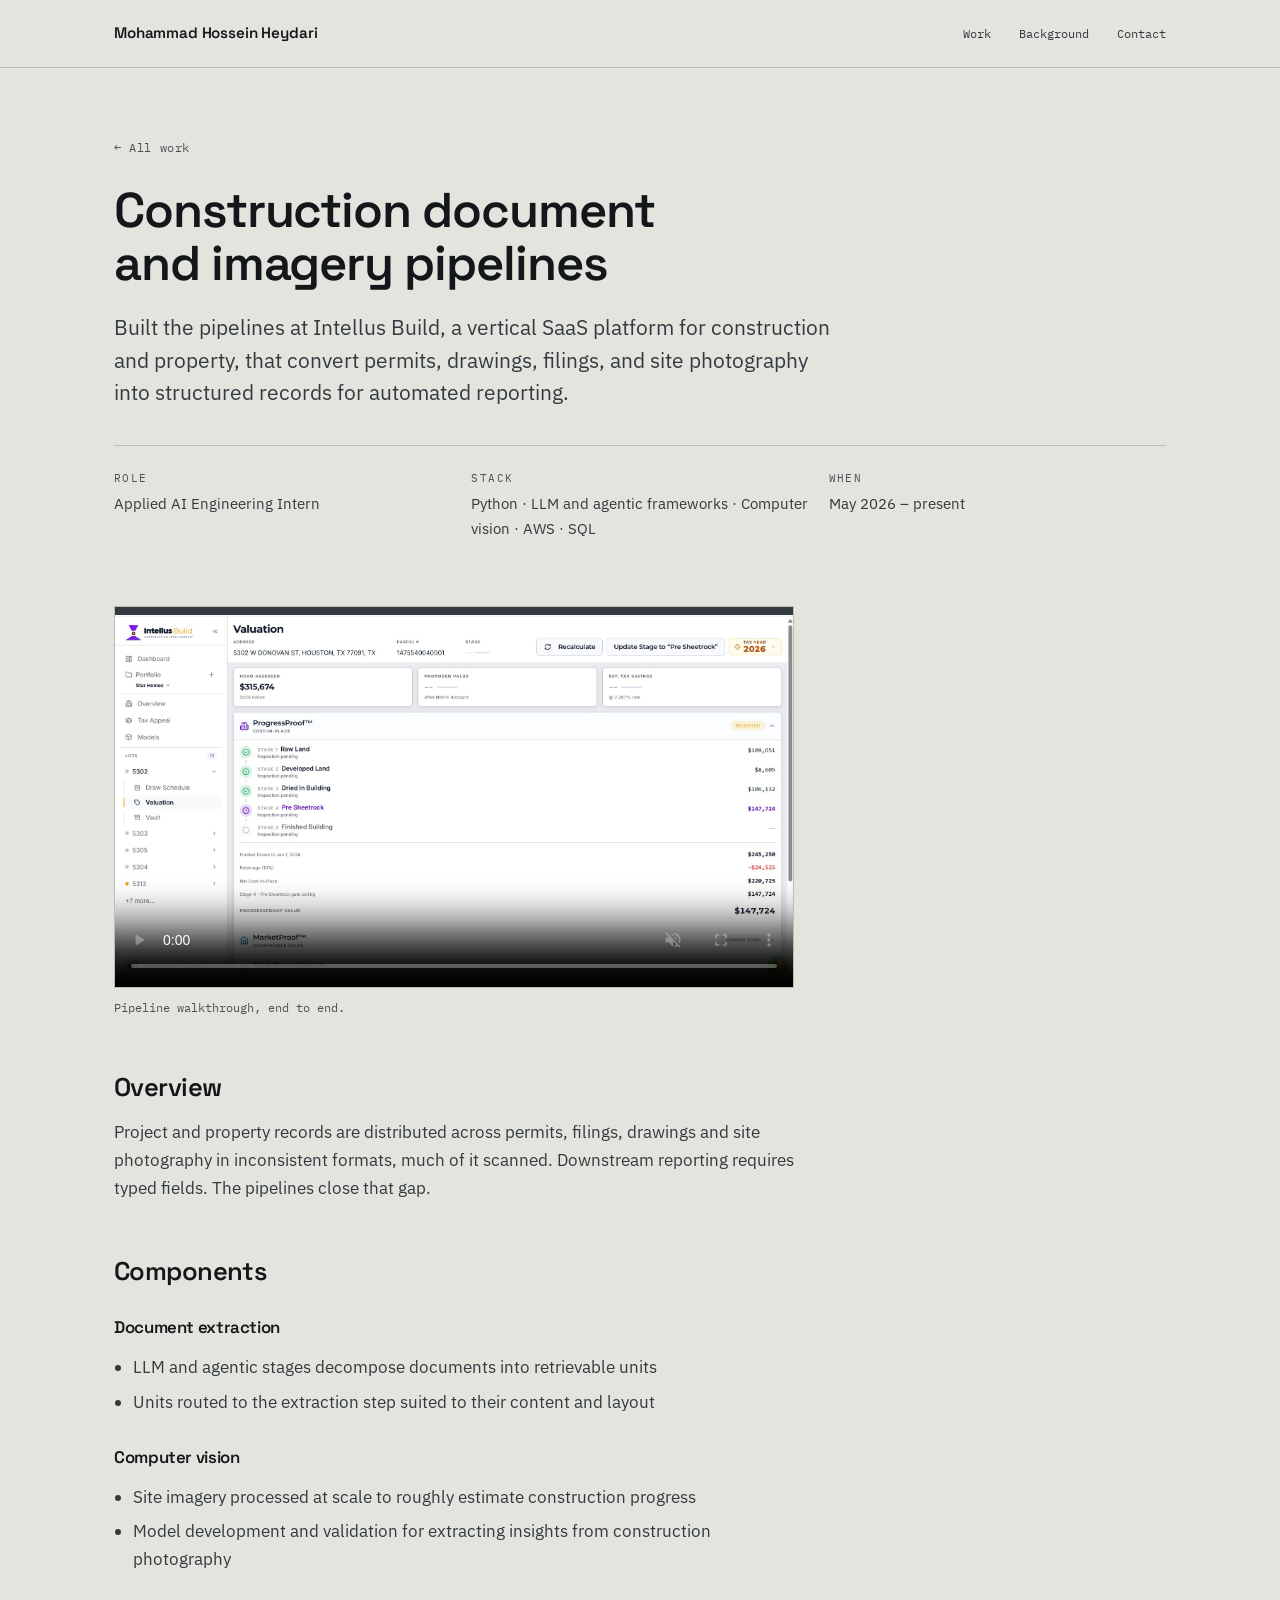
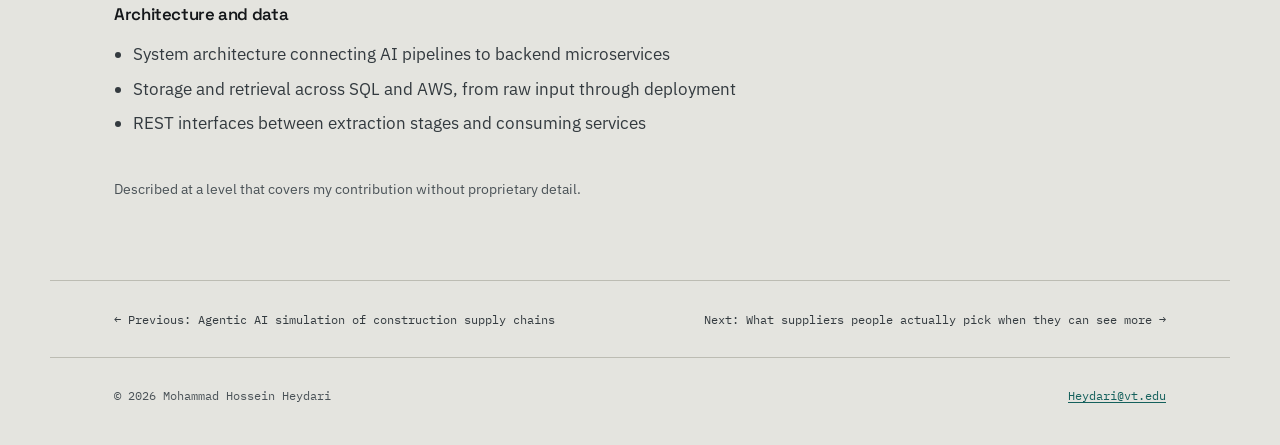
<file: projects/document-pipelines.html>
<!DOCTYPE html>
<html lang="en">
<head>
<meta charset="utf-8">
<meta name="viewport" content="width=device-width, initial-scale=1">
<title>Construction document and imagery pipelines — Mohammad Hossein Heydari</title>
<meta name="description" content="LLM and agentic pipelines converting unstructured construction and property documents into structured records, plus computer vision over site imagery. Intellus Build.">
<link rel="icon" href="../favicon.svg" type="image/svg+xml">
<link rel="preconnect" href="https://fonts.googleapis.com">
<link rel="preconnect" href="https://fonts.gstatic.com" crossorigin>
<link href="https://fonts.googleapis.com/css2?family=IBM+Plex+Mono:wght@400;500&family=IBM+Plex+Sans:wght@400;500;600&family=Space+Grotesk:wght@500;600;700&display=swap" rel="stylesheet">
<link rel="stylesheet" href="../style.css">
</head>
<body>

<a class="skip" href="#main">Skip to content</a>

<header class="masthead">
  <div class="wrap">
    <a class="wordmark" href="../index.html">Mohammad Hossein Heydari</a>
    <nav aria-label="Sections">
      <a href="../index.html#projects">Work</a>
      <a href="../index.html#background">Background</a>
      <a href="../index.html#contact">Contact</a>
    </nav>
  </div>
</header>

<main id="main">

  <section class="doc wrap">
    <a class="back" href="../index.html#projects">← All work</a>
    <h1>Construction document and imagery pipelines</h1>
    <p class="lede">
      Built the pipelines at Intellus Build, a vertical SaaS platform for construction and
      property, that convert permits, drawings, filings, and site photography into structured
      records for automated reporting.
    </p>

    <div class="doc-meta">
      <div><span class="k">Role</span><span class="v">Applied AI Engineering Intern</span></div>
      <div><span class="k">Stack</span><span class="v">Python · LLM and agentic frameworks · Computer vision · AWS · SQL</span></div>
      <div><span class="k">When</span><span class="v">May 2026 – present</span></div>
    </div>
  </section>

  <section class="prose wrap">

    <figure class="media">
      <div class="media-frame">
        <video controls preload="metadata" playsinline muted poster="demo-poster.jpg">
          <source src="demo.mp4" type="video/mp4">
          Your browser does not support embedded video.
          <a href="demo.mp4">Download the walkthrough</a> instead.
        </video>
      </div>
      <figcaption>Pipeline walkthrough, end to end.</figcaption>
    </figure>


    <h2>Overview</h2>
    <p>
      Project and property records are distributed across permits, filings, drawings and site
      photography in inconsistent formats, much of it scanned. Downstream reporting requires typed
      fields. The pipelines close that gap.
    </p>

    <h2>Components</h2>

    <h3>Document extraction</h3>
    <ul>
      <li>LLM and agentic stages decompose documents into retrievable units</li>
      <li>Units routed to the extraction step suited to their content and layout</li>
    </ul>

    <h3>Computer vision</h3>
    <ul>
      <li>Site imagery processed at scale to roughly estimate construction progress</li>
      <li>Model development and validation for extracting insights from construction photography</li>
    </ul>

    <h3>Architecture and data</h3>
    <ul>
      <li>System architecture connecting AI pipelines to backend microservices</li>
      <li>Storage and retrieval across SQL and AWS, from raw input through deployment</li>
      <li>REST interfaces between extraction stages and consuming services</li>
    </ul>

    <p style="margin-top:2.5rem; font-size:0.9rem; color:var(--graphite-2)">
      Described at a level that covers my contribution without proprietary detail.
    </p>
  </section>

  <nav class="wrap pager" aria-label="More work">
    <a href="agentic-bullwhip.html">← Previous: Agentic AI simulation of construction supply chains</a>
    <a href="supply-network-study.html">Next: What suppliers people actually pick when they can see more →</a>
  </nav>

</main>

<footer class="wrap colophon">
  <span>© 2026 Mohammad Hossein Heydari</span>
  <span><a href="mailto:Heydari@vt.edu">Heydari@vt.edu</a></span>
</footer>

</body>
</html>
</file>
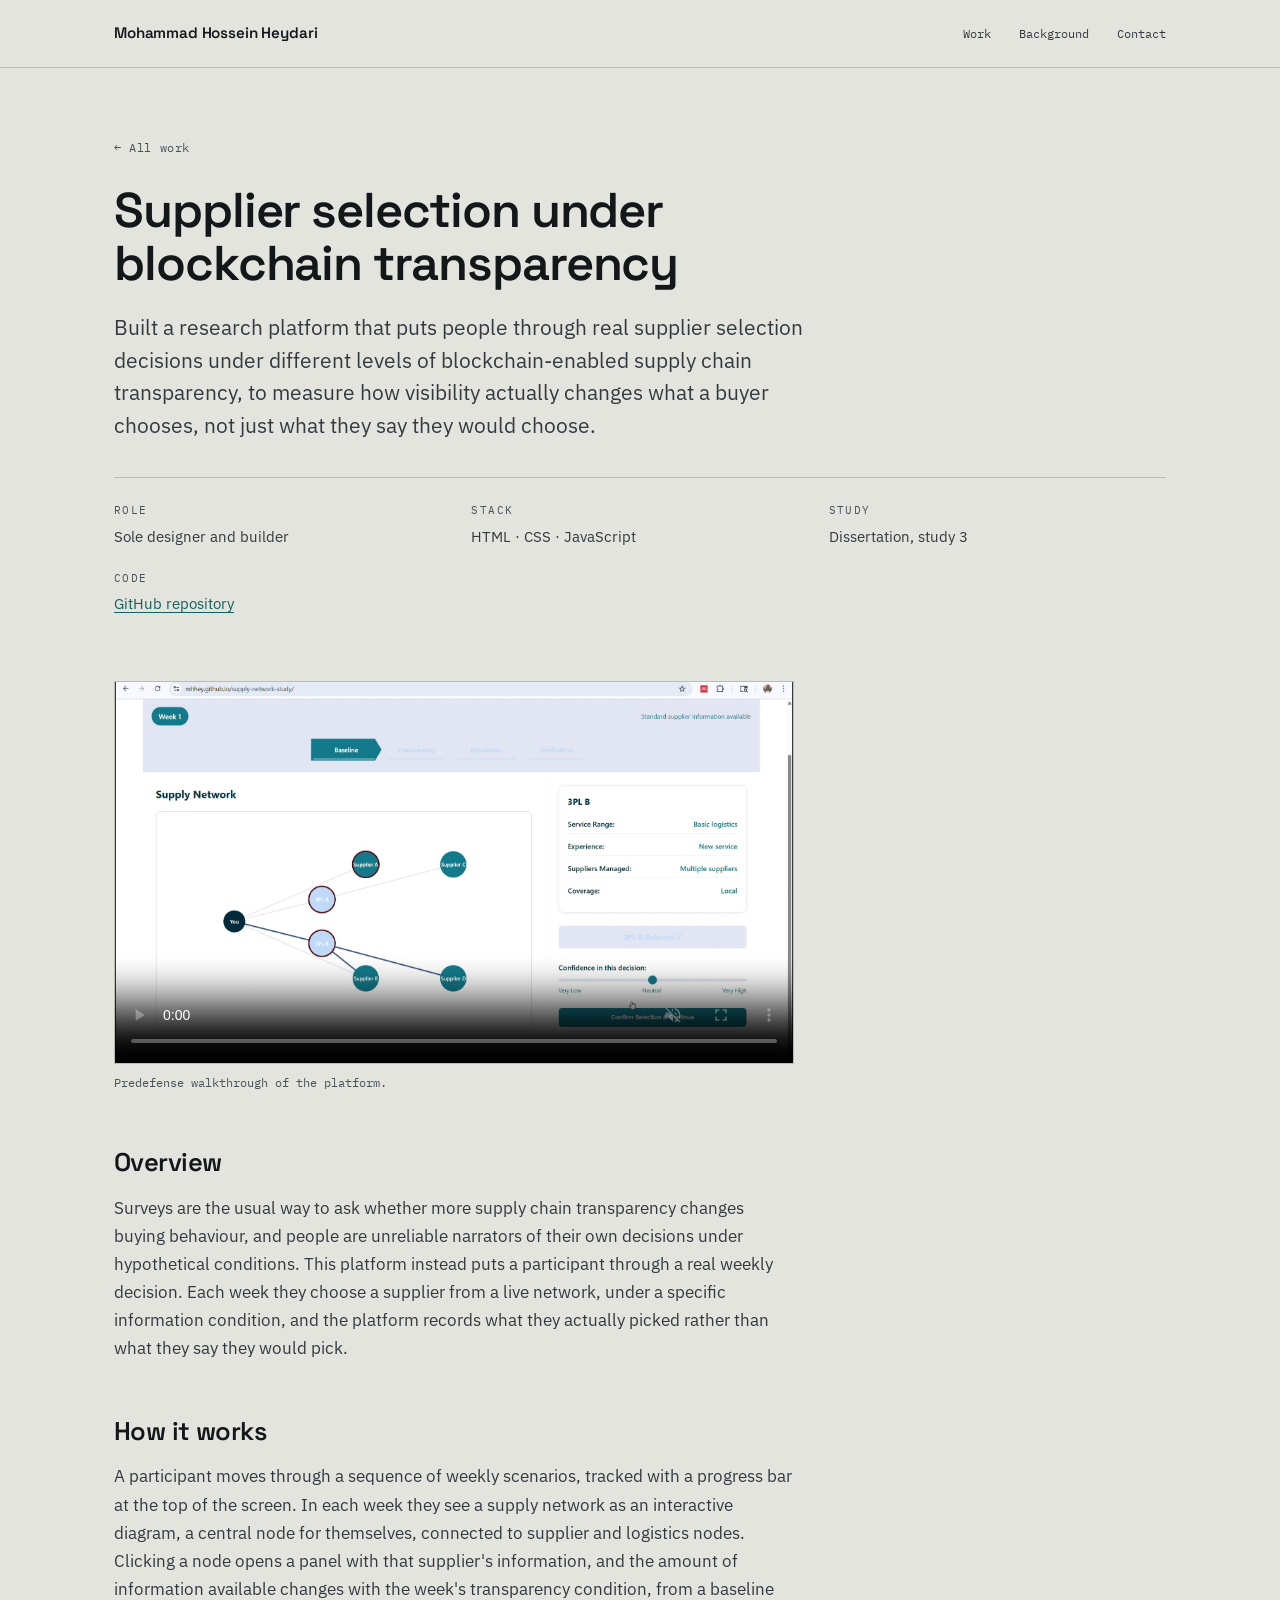
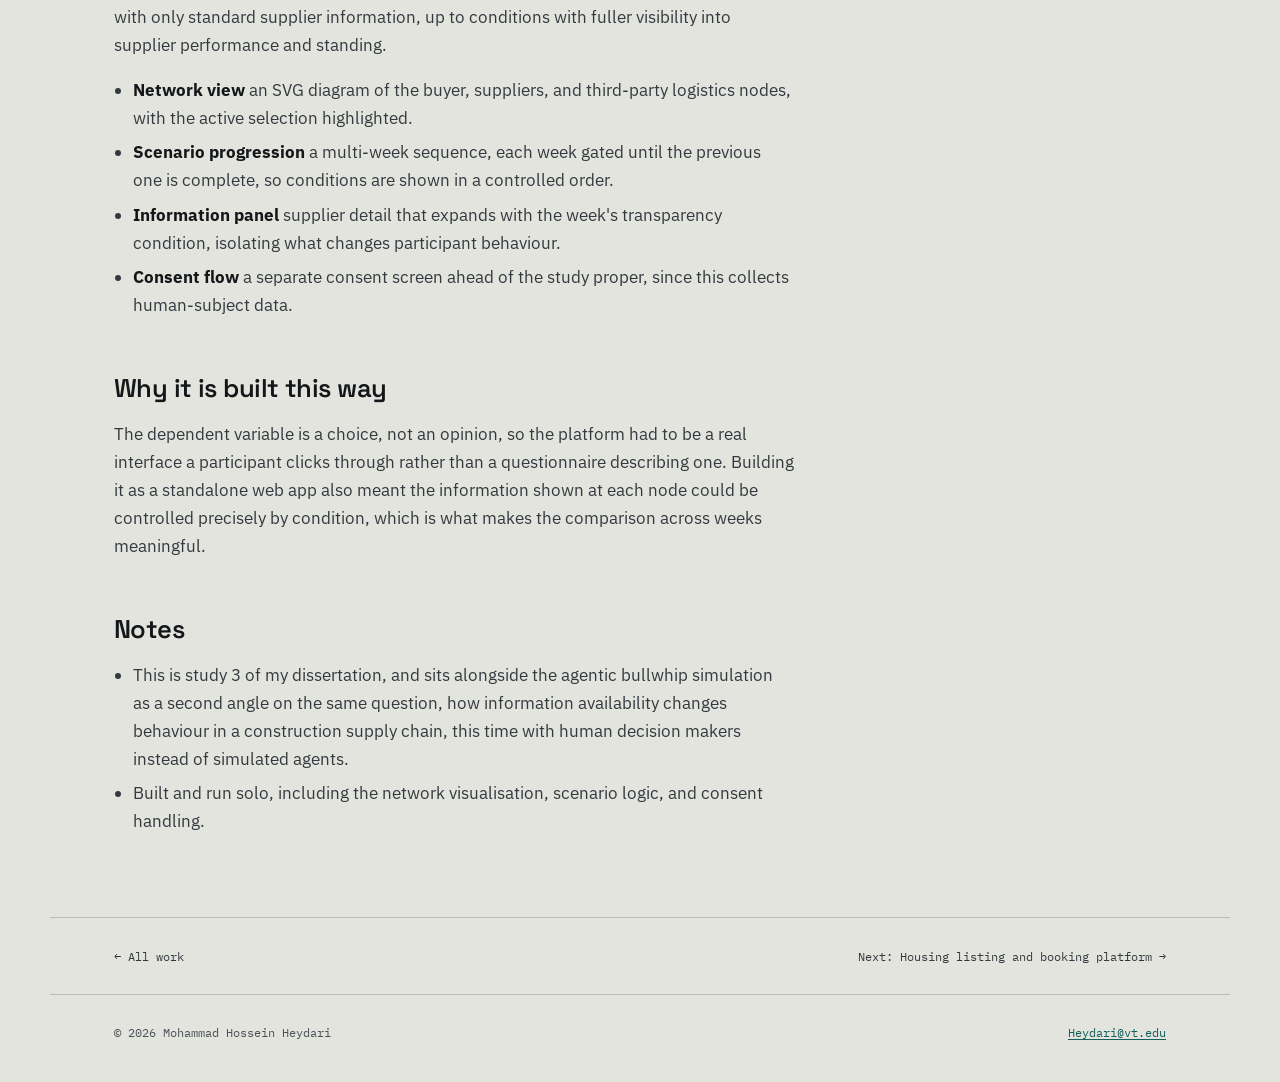
<file: projects/Supply network study.html>
<!DOCTYPE html>
<html lang="en">
<head>
<meta charset="utf-8">
<meta name="viewport" content="width=device-width, initial-scale=1">
<title>Supplier selection under blockchain transparency — Mohammad Hossein Heydari</title>
<meta name="description" content="An interactive research platform testing how blockchain-enabled transparency changes supplier selection decisions in construction supply chains, built for a controlled behavioural study.">
<link rel="icon" href="../favicon.svg" type="image/svg+xml">
<link rel="preconnect" href="https://fonts.googleapis.com">
<link rel="preconnect" href="https://fonts.gstatic.com" crossorigin>
<link href="https://fonts.googleapis.com/css2?family=IBM+Plex+Mono:wght@400;500&family=IBM+Plex+Sans:wght@400;500;600&family=Space+Grotesk:wght@500;600;700&display=swap" rel="stylesheet">
<link rel="stylesheet" href="../style.css">
</head>
<body>

<a class="skip" href="#main">Skip to content</a>

<header class="masthead">
  <div class="wrap">
    <a class="wordmark" href="../index.html">Mohammad Hossein Heydari</a>
    <nav aria-label="Sections">
      <a href="../index.html#projects">Work</a>
      <a href="../index.html#background">Background</a>
      <a href="../index.html#contact">Contact</a>
    </nav>
  </div>
</header>

<main id="main">

  <section class="doc wrap">
    <a class="back" href="../index.html#projects">← All work</a>
    <h1>Supplier selection under blockchain transparency</h1>
    <p class="lede">
      Built a research platform that puts people through real supplier selection decisions under
      different levels of blockchain-enabled supply chain transparency, to measure how visibility
      actually changes what a buyer chooses, not just what they say they would choose.
    </p>

    <div class="doc-meta">
      <div><span class="k">Role</span><span class="v">Sole designer and builder</span></div>
      <div><span class="k">Stack</span><span class="v">HTML · CSS · JavaScript</span></div>
      <div><span class="k">Study</span><span class="v">Dissertation, study 3</span></div>
      <div><span class="k">Code</span><span class="v"><a href="https://github.com/MHhey/supply-network-study" target="_blank" rel="noopener">GitHub repository</a></span></div>
    </div>
  </section>

  <section class="prose wrap">

    <figure class="media">
      <div class="media-frame">
        <video controls preload="metadata" playsinline muted poster="supply-study-poster.jpg">
          <source src="supply-study-demo.mp4" type="video/mp4">
          Your browser does not support embedded video.
          <a href="supply-study-demo.mp4">Download the walkthrough</a> instead.
        </video>
      </div>
      <figcaption>Predefense walkthrough of the platform.</figcaption>
    </figure>

    <h2>Overview</h2>
    <p>
      Surveys are the usual way to ask whether more supply chain transparency changes buying
      behaviour, and people are unreliable narrators of their own decisions under hypothetical
      conditions. This platform instead puts a participant through a real weekly decision. Each week
      they choose a supplier from a live network, under a specific information condition, and the
      platform records what they actually picked rather than what they say they would pick.
    </p>

    <h2>How it works</h2>
    <p>
      A participant moves through a sequence of weekly scenarios, tracked with a progress bar at the
      top of the screen. In each week they see a supply network as an interactive diagram, a central
      node for themselves, connected to supplier and logistics nodes. Clicking a node opens a panel
      with that supplier's information, and the amount of information available changes with the
      week's transparency condition, from a baseline with only standard supplier information, up to
      conditions with fuller visibility into supplier performance and standing.
    </p>
    <ul>
      <li><strong>Network view</strong> an SVG diagram of the buyer, suppliers, and third-party logistics nodes, with the active selection highlighted.</li>
      <li><strong>Scenario progression</strong> a multi-week sequence, each week gated until the previous one is complete, so conditions are shown in a controlled order.</li>
      <li><strong>Information panel</strong> supplier detail that expands with the week's transparency condition, isolating what changes participant behaviour.</li>
      <li><strong>Consent flow</strong> a separate consent screen ahead of the study proper, since this collects human-subject data.</li>
    </ul>

    <h2>Why it is built this way</h2>
    <p>
      The dependent variable is a choice, not an opinion, so the platform had to be a real interface
      a participant clicks through rather than a questionnaire describing one. Building it as a
      standalone web app also meant the information shown at each node could be controlled precisely
      by condition, which is what makes the comparison across weeks meaningful.
    </p>

    <h2>Notes</h2>
    <ul>
      <li>This is study 3 of my dissertation, and sits alongside the agentic bullwhip simulation as a second angle on the same question, how information availability changes behaviour in a construction supply chain, this time with human decision makers instead of simulated agents.</li>
      <li>Built and run solo, including the network visualisation, scenario logic, and consent handling.</li>
    </ul>

  </section>

  <nav class="wrap pager" aria-label="More work">
    <a href="../index.html#projects">← All work</a>
    <a href="housing-platform.html">Next: Housing listing and booking platform →</a>
  </nav>

</main>

<footer class="wrap colophon">
  <span>© 2026 Mohammad Hossein Heydari</span>
  <span><a href="mailto:Heydari@vt.edu">Heydari@vt.edu</a></span>
</footer>

</body>
</html>
</file>
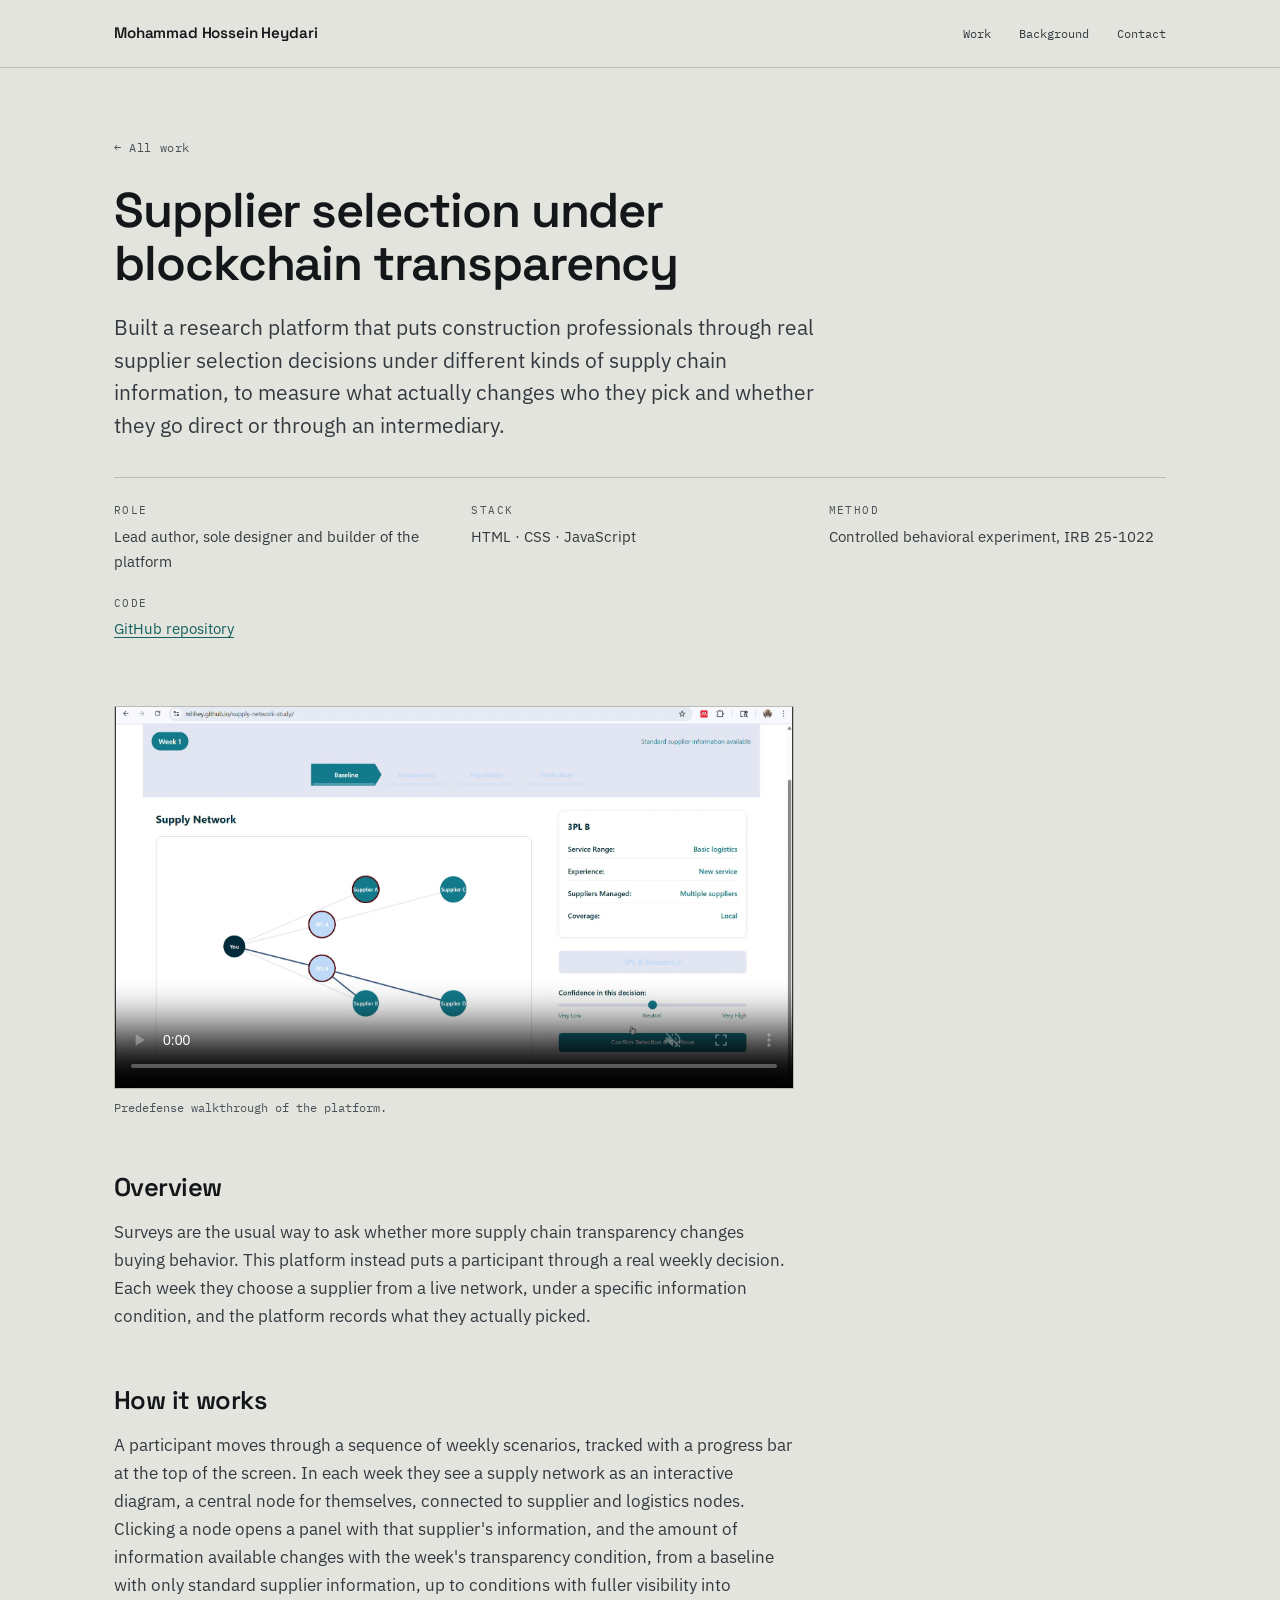
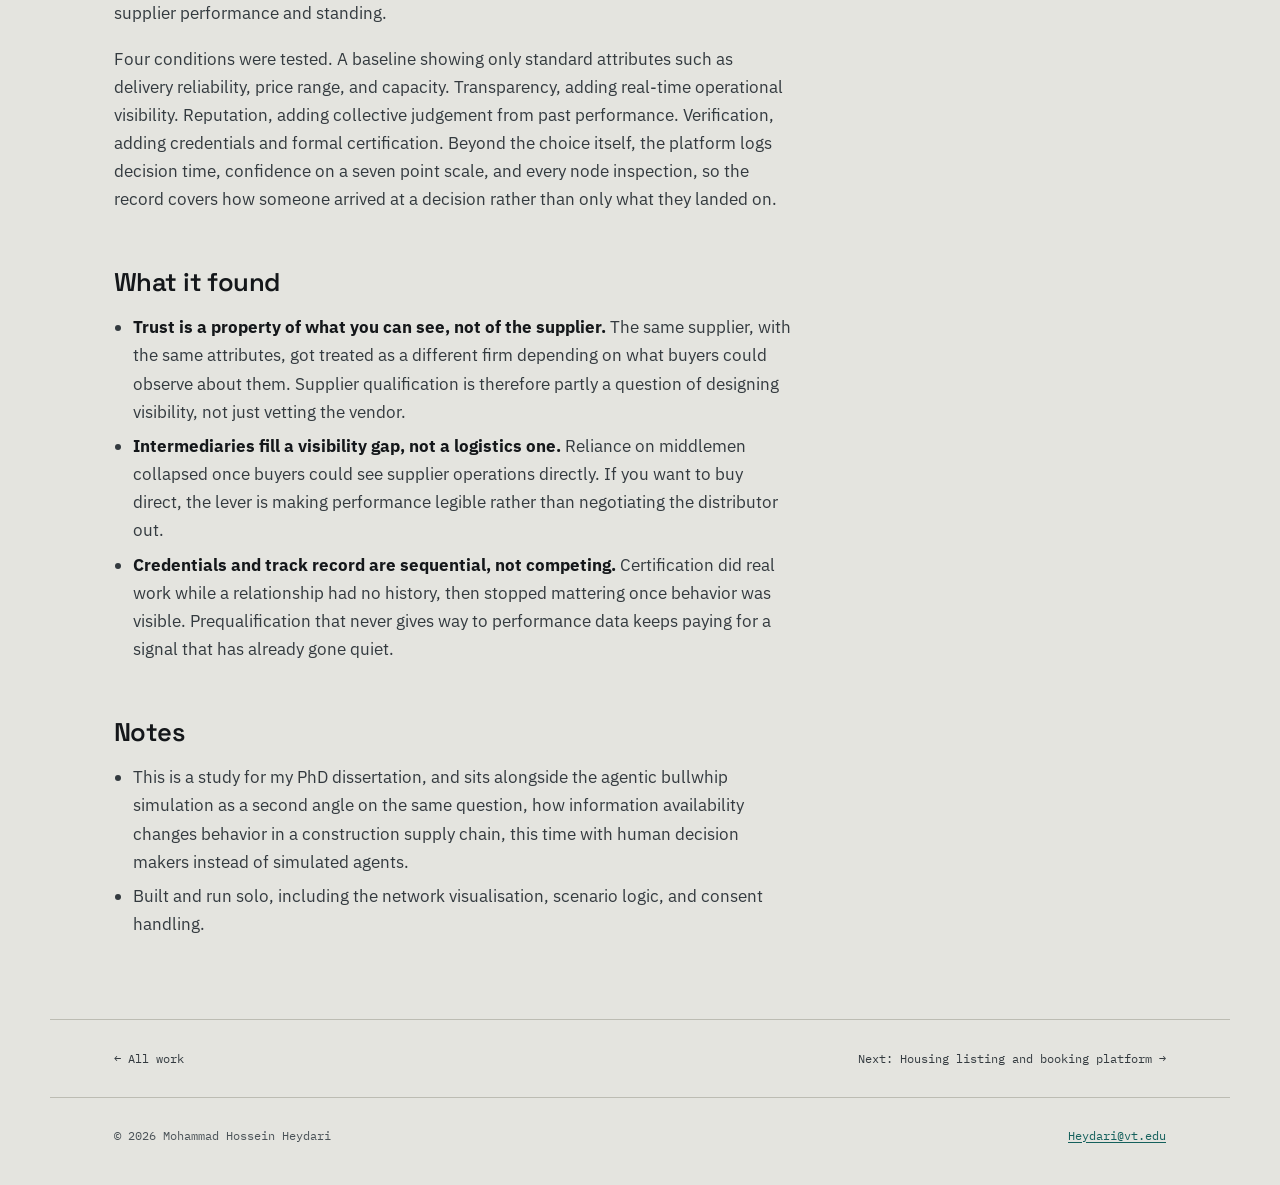
<file: projects/supply-network-study.html>
<!DOCTYPE html>
<html lang="en">
<head>
<meta charset="utf-8">
<meta name="viewport" content="width=device-width, initial-scale=1">
<title>Supplier selection under blockchain transparency — Mohammad Hossein Heydari</title>
<meta name="description" content="A controlled behavioral experiment with construction professionals testing how different kinds of supply chain information change which suppliers get chosen and whether buyers go direct or through an intermediary.">
<link rel="icon" href="../favicon.svg" type="image/svg+xml">
<link rel="preconnect" href="https://fonts.googleapis.com">
<link rel="preconnect" href="https://fonts.gstatic.com" crossorigin>
<link href="https://fonts.googleapis.com/css2?family=IBM+Plex+Mono:wght@400;500&family=IBM+Plex+Sans:wght@400;500;600&family=Space+Grotesk:wght@500;600;700&display=swap" rel="stylesheet">
<link rel="stylesheet" href="../style.css">
</head>
<body>

<a class="skip" href="#main">Skip to content</a>

<header class="masthead">
  <div class="wrap">
    <a class="wordmark" href="../index.html">Mohammad Hossein Heydari</a>
    <nav aria-label="Sections">
      <a href="../index.html#projects">Work</a>
      <a href="../index.html#background">Background</a>
      <a href="../index.html#contact">Contact</a>
    </nav>
  </div>
</header>

<main id="main">

  <section class="doc wrap">
    <a class="back" href="../index.html#projects">← All work</a>
    <h1>Supplier selection under blockchain transparency</h1>
    <p class="lede">
      Built a research platform that puts construction professionals through real supplier selection
      decisions under different kinds of supply chain information, to measure what actually changes
      who they pick and whether they go direct or through an intermediary.
    </p>

    <div class="doc-meta">
      <div><span class="k">Role</span><span class="v">Lead author, sole designer and builder of the platform</span></div>
      <div><span class="k">Stack</span><span class="v">HTML · CSS · JavaScript</span></div>
      <div><span class="k">Method</span><span class="v">Controlled behavioral experiment, IRB 25-1022</span></div>
      <div><span class="k">Code</span><span class="v"><a href="https://github.com/MHhey/supply-network-study" target="_blank" rel="noopener">GitHub repository</a></span></div>
    </div>
  </section>

  <section class="prose wrap">

    <figure class="media">
      <div class="media-frame">
        <video controls preload="metadata" playsinline muted poster="supply-study-poster.jpg">
          <source src="supply-study-demo.mp4" type="video/mp4">
          Your browser does not support embedded video.
          <a href="supply-study-demo.mp4">Download the walkthrough</a> instead.
        </video>
      </div>
      <figcaption>Predefense walkthrough of the platform.</figcaption>
    </figure>

    <h2>Overview</h2>
    <p>
      Surveys are the usual way to ask whether more supply chain transparency changes buying
      behavior. This platform instead puts a participant through a real weekly decision. Each week
      they choose a supplier from a live network, under a specific information condition, and the
      platform records what they actually picked.
    </p>

    <h2>How it works</h2>
    <p>
      A participant moves through a sequence of weekly scenarios, tracked with a progress bar at the
      top of the screen. In each week they see a supply network as an interactive diagram, a central
      node for themselves, connected to supplier and logistics nodes. Clicking a node opens a panel
      with that supplier's information, and the amount of information available changes with the
      week's transparency condition, from a baseline with only standard supplier information, up to
      conditions with fuller visibility into supplier performance and standing.
    </p>
    <p>
      Four conditions were tested. A baseline showing only standard attributes such as delivery
      reliability, price range, and capacity. Transparency, adding real-time operational visibility.
      Reputation, adding collective judgement from past performance. Verification, adding credentials
      and formal certification. Beyond the choice itself, the platform logs decision time, confidence
      on a seven point scale, and every node inspection, so the record covers how someone arrived at
      a decision rather than only what they landed on.
    </p>

    <h2>What it found</h2>
    <ul>
      <li><strong>Trust is a property of what you can see, not of the supplier.</strong> The same supplier, with the same attributes, got treated as a different firm depending on what buyers could observe about them. Supplier qualification is therefore partly a question of designing visibility, not just vetting the vendor.</li>
      <li><strong>Intermediaries fill a visibility gap, not a logistics one.</strong> Reliance on middlemen collapsed once buyers could see supplier operations directly. If you want to buy direct, the lever is making performance legible rather than negotiating the distributor out.</li>
      <li><strong>Credentials and track record are sequential, not competing.</strong> Certification did real work while a relationship had no history, then stopped mattering once behavior was visible. Prequalification that never gives way to performance data keeps paying for a signal that has already gone quiet.</li>
    </ul>
    
    <h2>Notes</h2>
    <ul>
      <li>This is a study for my PhD dissertation, and sits alongside the agentic bullwhip simulation as a second angle on the same question, how information availability changes behavior in a construction supply chain, this time with human decision makers instead of simulated agents.</li>
      <li>Built and run solo, including the network visualisation, scenario logic, and consent handling.</li>
    </ul>

  </section>

  <nav class="wrap pager" aria-label="More work">
    <a href="../index.html#projects">← All work</a>
    <a href="housing-platform.html">Next: Housing listing and booking platform →</a>
  </nav>

</main>

<footer class="wrap colophon">
  <span>© 2026 Mohammad Hossein Heydari</span>
  <span><a href="mailto:Heydari@vt.edu">Heydari@vt.edu</a></span>
</footer>

</body>
</html>
</file>
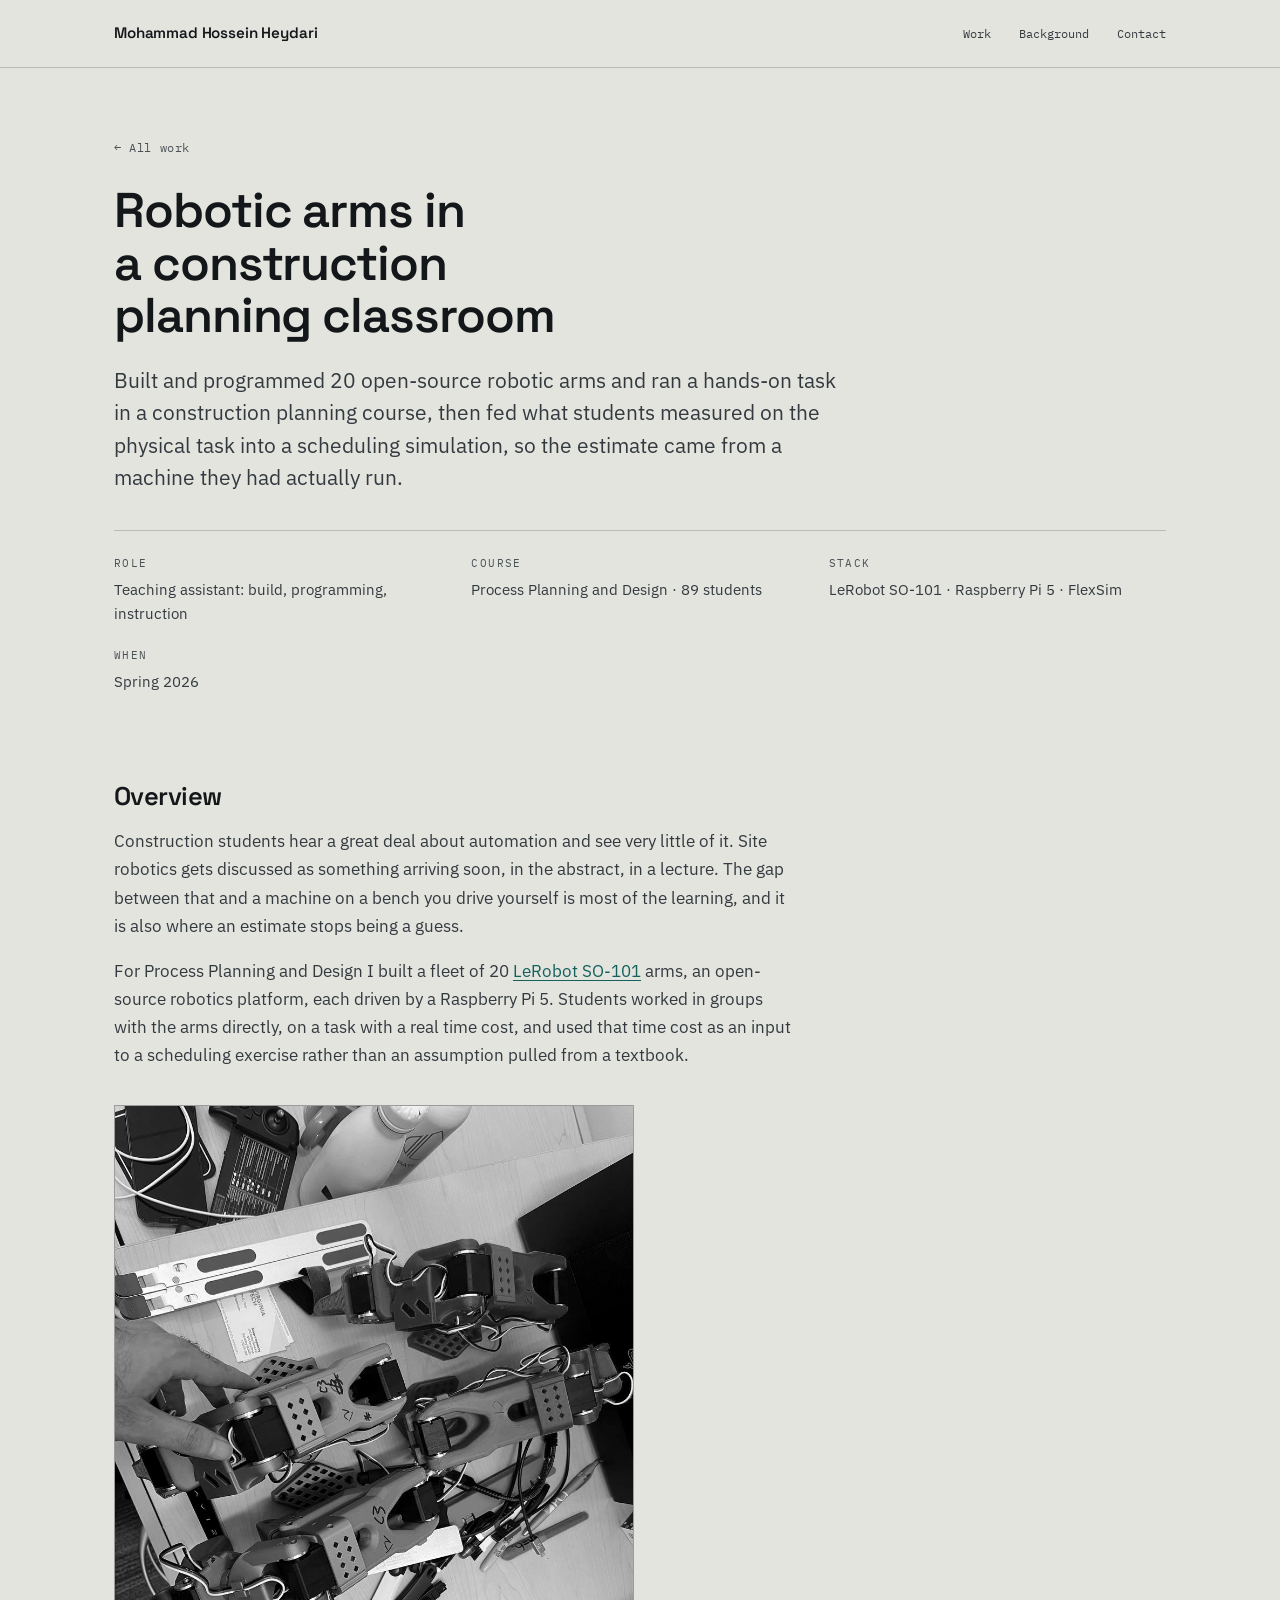
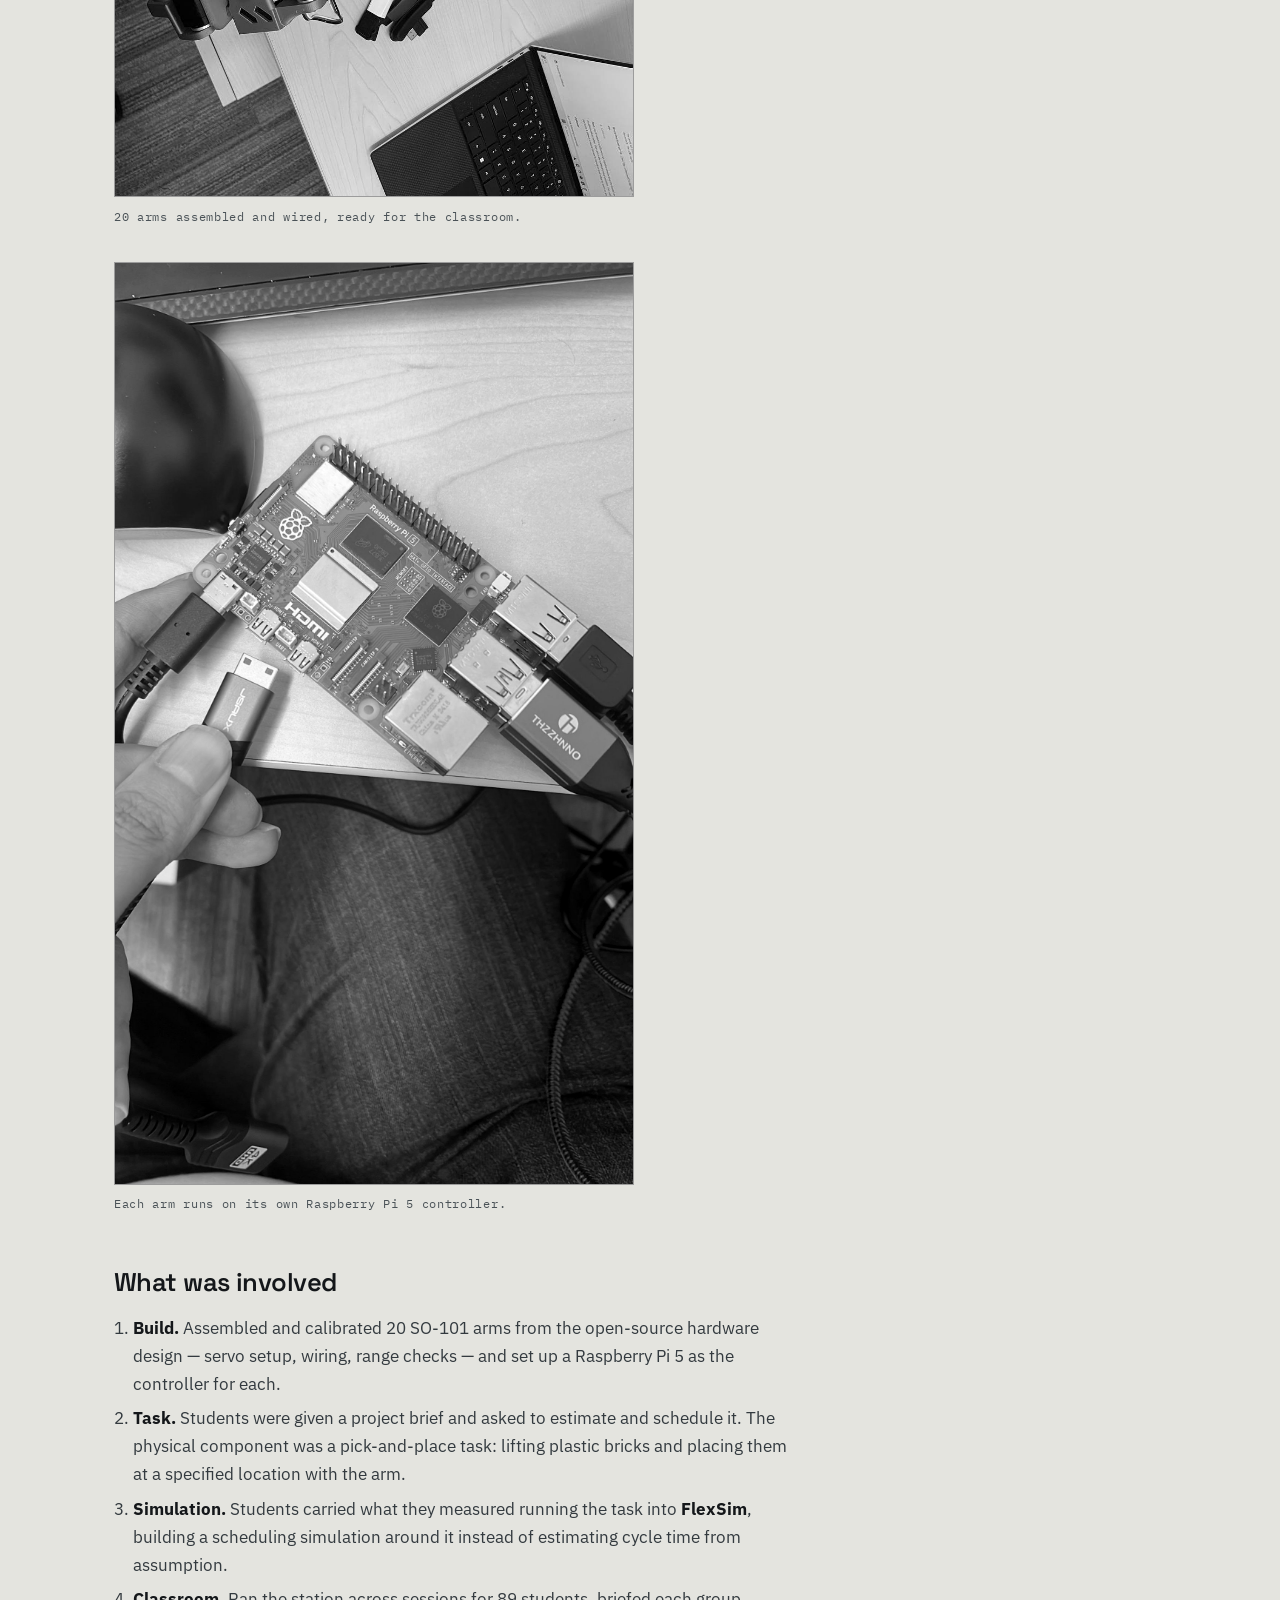
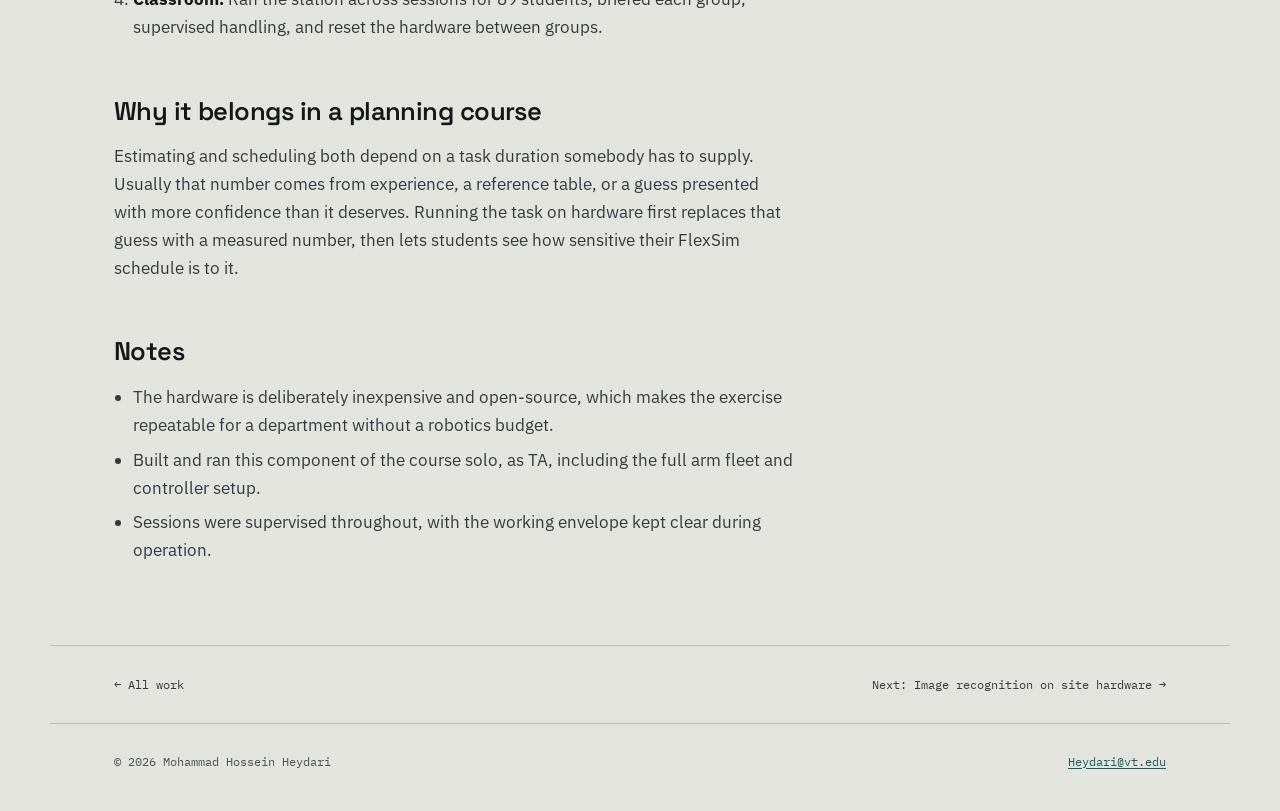
<file: projects/teaching-robots.html>
<!DOCTYPE html>
<html lang="en">
<head>
<meta charset="utf-8">
<meta name="viewport" content="width=device-width, initial-scale=1">
<title>Robotic arms in a construction planning classroom — Mohammad Hossein Heydari</title>
<meta name="description" content="Built and programmed 20 open-source LeRobot arms and ran a hands-on pick-and-place exercise for 89 construction undergraduates, feeding their task estimates into a FlexSim scheduling simulation.">
<link rel="icon" href="../favicon.svg" type="image/svg+xml">
<link rel="preconnect" href="https://fonts.googleapis.com">
<link rel="preconnect" href="https://fonts.gstatic.com" crossorigin>
<link href="https://fonts.googleapis.com/css2?family=IBM+Plex+Mono:wght@400;500&family=IBM+Plex+Sans:wght@400;500;600&family=Space+Grotesk:wght@500;600;700&display=swap" rel="stylesheet">
<link rel="stylesheet" href="../style.css">
<style>
  /* photos — scoped to this page, each stacked and sized to its own shot */
  .shot { margin: 2.25rem 0; max-width: var(--measure); }
  .shot img {
    width: 100%;
    max-width: 520px;
    height: auto;
    display: block;
    border: 1px solid var(--rule-strong);
    filter: grayscale(1) contrast(1.04);
    transition: filter 200ms ease;
  }
  .shot img:hover { filter: grayscale(0) contrast(1); }
  .shot figcaption {
    font-family: var(--mono);
    font-size: 0.72rem;
    letter-spacing: 0.06em;
    color: var(--graphite-2);
    margin-top: 0.6rem;
  }
  @media print { .shot { display: none; } }
</style>
</head>
<body>

<a class="skip" href="#main">Skip to content</a>

<header class="masthead">
  <div class="wrap">
    <a class="wordmark" href="../index.html">Mohammad Hossein Heydari</a>
    <nav aria-label="Sections">
      <a href="../index.html#projects">Work</a>
      <a href="../index.html#background">Background</a>
      <a href="../index.html#contact">Contact</a>
    </nav>
  </div>
</header>

<main id="main">

  <section class="doc wrap">
    <a class="back" href="../index.html#projects">← All work</a>
    <h1>Robotic arms in a construction planning classroom</h1>
    <p class="lede">
      Built and programmed 20 open-source robotic arms and ran a hands-on task in a construction
      planning course, then fed what students measured on the physical task into a scheduling
      simulation, so the estimate came from a machine they had actually run.
    </p>

    <div class="doc-meta">
      <div><span class="k">Role</span><span class="v">Teaching assistant: build, programming, instruction</span></div>
      <div><span class="k">Course</span><span class="v">Process Planning and Design · 89 students</span></div>
      <div><span class="k">Stack</span><span class="v">LeRobot SO-101 · Raspberry Pi 5 · FlexSim</span></div>
      <div><span class="k">When</span><span class="v">Spring 2026</span></div>
    </div>
  </section>

  <section class="prose wrap">

    <h2>Overview</h2>
    <p>
      Construction students hear a great deal about automation and see very little of it.
      Site robotics gets discussed as something arriving soon, in the abstract, in a lecture. The
      gap between that and a machine on a bench you drive yourself is most of the learning, and it
      is also where an estimate stops being a guess.
    </p>
    <p>
      For Process Planning and Design I built a fleet of 20
      <a href="https://huggingface.co/docs/lerobot/en/so101" target="_blank" rel="noopener">LeRobot SO-101</a>
      arms, an open-source robotics platform, each driven by a Raspberry Pi 5. Students worked in
      groups with the arms directly, on a task with a real time cost, and used that time cost as an
      input to a scheduling exercise rather than an assumption pulled from a textbook.
    </p>

    <figure class="shot">
      <img src="photos/robots-1.jpg" alt="A set of LeRobot SO-101 arms on a desk, red and grey 3D-printed builds with visible wiring, being inspected by hand" width="960" height="1280" loading="lazy">
      <figcaption>20 arms assembled and wired, ready for the classroom.</figcaption>
    </figure>

    <figure class="shot">
      <img src="photos/robots-2.jpg" alt="Close-up of a Raspberry Pi 5 controller being wired up for the LeRobot arms" width="1400" height="1493" loading="lazy">
      <figcaption>Each arm runs on its own Raspberry Pi 5 controller.</figcaption>
    </figure>

    <h2>What was involved</h2>
    <ol>
      <li><strong>Build.</strong> Assembled and calibrated 20 SO-101 arms from the open-source hardware design — servo setup, wiring, range checks — and set up a Raspberry Pi 5 as the controller for each.</li>
      <li><strong>Task.</strong> Students were given a project brief and asked to estimate and schedule it. The physical component was a pick-and-place task: lifting plastic bricks and placing them at a specified location with the arm.</li>
      <li><strong>Simulation.</strong> Students carried what they measured running the task into <strong>FlexSim</strong>, building a scheduling simulation around it instead of estimating cycle time from assumption.</li>
      <li><strong>Classroom.</strong> Ran the station across sessions for 89 students, briefed each group, supervised handling, and reset the hardware between groups.</li>
    </ol>

    <h2>Why it belongs in a planning course</h2>
    <p>
      Estimating and scheduling both depend on a task duration somebody has to supply. Usually
      that number comes from experience, a reference table, or a guess presented with more
      confidence than it deserves. Running the task on hardware first replaces that guess with a
      measured number, then lets students see how sensitive their FlexSim schedule is to it.
    </p>

    <h2>Notes</h2>
    <ul>
      <li>The hardware is deliberately inexpensive and open-source, which makes the exercise repeatable for a department without a robotics budget.</li>
      <li>Built and ran this component of the course solo, as TA, including the full arm fleet and controller setup.</li>
      <li>Sessions were supervised throughout, with the working envelope kept clear during operation.</li>
    </ul>

  </section>

  <nav class="wrap pager" aria-label="More work">
    <a href="../index.html#projects">← All work</a>
    <a href="image-classification.html">Next: Image recognition on site hardware →</a>
  </nav>

</main>

<footer class="wrap colophon">
  <span>© 2026 Mohammad Hossein Heydari</span>
  <span><a href="mailto:Heydari@vt.edu">Heydari@vt.edu</a></span>
</footer>

</body>
</html>
</file>
<file: style.css>
/* ==========================================================================
   Mohammad Hossein Heydari
   Palette : concrete / graphite / hi-vis amber / deep teal
   Type    : Space Grotesk (display) · IBM Plex Sans (body) · IBM Plex Mono (data)
   ========================================================================== */

:root {
  --concrete:   #E4E4DF;
  --paper:      #F3F3EF;
  --ink:        #14171A;
  --graphite:   #333A3F;
  --graphite-2: #4A5257;
  --hivis:      #F0B429;
  --teal:       #14605C;
  --rule:       #BCBCB3;
  --rule-strong:#9C9C92;
  --rule-dark:  rgba(255, 255, 255, 0.14);

  --display: "Space Grotesk", "Helvetica Neue", sans-serif;
  --body:    "IBM Plex Sans", system-ui, -apple-system, sans-serif;
  --mono:    "IBM Plex Mono", ui-monospace, "SF Mono", monospace;

  --measure: 68ch;
  --gutter: clamp(1.25rem, 5vw, 5rem);
  --max: 1180px;
}

*, *::before, *::after { box-sizing: border-box; }

html {
  -webkit-text-size-adjust: 100%;
  scroll-behavior: smooth;
  scroll-padding-top: 5rem;
}

@media (prefers-reduced-motion: reduce) {
  html { scroll-behavior: auto; }
  *, *::before, *::after {
    animation-duration: 0.01ms !important;
    animation-iteration-count: 1 !important;
    transition-duration: 0.01ms !important;
  }
}

body {
  margin: 0;
  background: var(--concrete);
  color: var(--ink);
  font-family: var(--body);
  font-size: clamp(1rem, 0.96rem + 0.2vw, 1.0625rem);
  line-height: 1.65;
  -webkit-font-smoothing: antialiased;
}

img, svg, video, iframe { max-width: 100%; display: block; }

a {
  color: var(--teal);
  text-underline-offset: 0.18em;
  text-decoration-thickness: 1px;
}
a:hover { color: var(--ink); }

:focus-visible {
  outline: 2px solid var(--teal);
  outline-offset: 3px;
  border-radius: 2px;
}

.skip {
  position: absolute; left: -9999px; top: 0;
  background: var(--ink); color: var(--paper);
  padding: 0.75rem 1rem; z-index: 100;
}
.skip:focus { left: 0; }

.wrap {
  width: 100%;
  max-width: var(--max);
  margin-inline: auto;
  padding-inline: var(--gutter);
}

/* ---------- Type -------------------------------------------------------- */

h1, h2, h3, h4 {
  font-family: var(--display);
  font-weight: 600;
  line-height: 1.08;
  letter-spacing: -0.022em;
  margin: 0;
  text-wrap: balance;
}

.eyebrow {
  font-family: var(--mono);
  font-size: 0.72rem;
  letter-spacing: 0.16em;
  text-transform: uppercase;
  color: var(--graphite-2);
  margin: 0 0 1.25rem;
  max-width: none;
}

.lede {
  font-size: clamp(1.0625rem, 1rem + 0.45vw, 1.3125rem);
  line-height: 1.55;
  max-width: 56ch;
  color: var(--graphite);
}

p { max-width: var(--measure); }

/* ---------- Masthead ---------------------------------------------------- */

.masthead {
  border-bottom: 1px solid var(--rule);
  position: sticky;
  top: 0;
  background: color-mix(in srgb, var(--concrete) 92%, transparent);
  backdrop-filter: blur(8px);
  z-index: 50;
}

.masthead .wrap {
  display: flex;
  align-items: baseline;
  justify-content: space-between;
  gap: 0.75rem 1.5rem;
  padding-block: 0.9rem;
  flex-wrap: wrap;
}

.wordmark {
  font-family: var(--display);
  font-weight: 600;
  font-size: 0.95rem;
  letter-spacing: -0.01em;
  text-decoration: none;
  color: var(--ink);
}
.wordmark span { color: var(--graphite-2); font-weight: 400; }

.masthead nav {
  display: flex;
  gap: clamp(0.85rem, 2.5vw, 1.75rem);
  font-family: var(--mono);
  font-size: 0.78rem;
}
.masthead nav a {
  color: var(--graphite);
  text-decoration: none;
  display: inline-block;
  padding-block: 0.55rem;   /* 44px effective tap target */
}
.masthead nav a:hover { color: var(--ink); text-decoration: underline; }

/* ---------- Hero -------------------------------------------------------- */

.hero { padding-block: clamp(3.5rem, 9vw, 7rem) clamp(2rem, 5vw, 3.5rem); }

.hero h1 {
  font-size: clamp(2.05rem, 1.2rem + 4.2vw, 4.15rem);
  max-width: 19ch;
  margin-bottom: 1.5rem;
}
.hero h1 em {
  font-style: normal;
  box-shadow: inset 0 -0.34em 0 var(--hivis);
}

.hero-meta {
  margin-top: 2.5rem;
  display: flex;
  flex-wrap: wrap;
  gap: 0.6rem 1.5rem;
  font-family: var(--mono);
  font-size: 0.8rem;
  color: var(--graphite-2);
  max-width: none;
}
.hero-meta a { color: var(--graphite); display: inline-block; padding-block: 0.35rem; }

/* optional hero portrait — uncomment the <img> in index.html once photo.jpg exists */
.hero-top { display: grid; gap: clamp(1.5rem, 4vw, 3rem); align-items: start; }
@media (min-width: 860px) {
  .hero-top { grid-template-columns: minmax(0,1fr) 180px; }
  .hero-portrait { order: 2; }
}
.hero-portrait img {
  width: 100%;
  max-width: 180px;
  aspect-ratio: 1;
  object-fit: cover;
  border: 1px solid var(--rule-strong);
  filter: grayscale(1) contrast(1.04);
}

/* ---------- Signature: settling the supply chain ------------------------- */

.whip {
  margin-top: clamp(2.75rem, 7vw, 4.5rem);
  border-top: 1px solid var(--rule);
  border-bottom: 1px solid var(--rule);
  padding: 1.75rem 0 1.4rem;
}

.whip svg { width: 100%; height: auto; overflow: visible; display: block; }

.whip-node { fill: var(--concrete); stroke: var(--graphite); stroke-width: 1.4; }
.whip-end {
  font-family: var(--mono);
  font-size: 9.5px;
  letter-spacing: 0.1em;
  fill: var(--graphite-2);
  text-transform: uppercase;
}

.whip-wave { fill: none; stroke-width: 2.4; stroke-linecap: round; stroke-linejoin: round; }
.whip-fill { stroke: none; }

.whip-cap {
  font-family: var(--mono);
  font-size: 0.7rem;
  letter-spacing: 0.06em;
  color: var(--graphite-2);
  margin: 1.1rem 0 0;
  max-width: 62ch;
  line-height: 1.7;
}

/* ---------- Signature: material finding its structure ------------------- */

.stage {
  margin: clamp(2.5rem, 6vw, 4rem) 0 0;
  padding: 0;
}
.stage canvas { display: block; width: 100%; }

/* ---------- Sections ---------------------------------------------------- */

.section { padding-block: clamp(3.25rem, 8vw, 5.5rem); }
.section + .section { border-top: 1px solid var(--rule); }
.section + .band, .band + .section { border-top: none; }

.section-head { margin-bottom: clamp(2rem, 4vw, 3rem); }
.section-head h2 { font-size: clamp(1.5rem, 1.15rem + 1.5vw, 2.15rem); }
.section-head p { margin: 0.9rem 0 0; color: var(--graphite); }

.band { background: var(--graphite); color: var(--concrete); }
.band h2, .band h3 { color: var(--paper); }
.band .eyebrow, .band .section-head p { color: #B9C0C4; }
.band a { color: var(--hivis); }
.band a:hover { color: var(--paper); }

/* ---------- Work cards -------------------------------------------------- */

.work { display: grid; gap: 1.25rem; }
@media (min-width: 900px) { .work { grid-template-columns: 1fr 1fr; } }

.card {
  position: relative;
  background: var(--paper);
  border: 1px solid var(--rule-strong);
  padding: clamp(1.5rem, 3vw, 2.15rem);
  display: flex;
  flex-direction: column;
  gap: 0.85rem;
  transition: transform 180ms ease, box-shadow 180ms ease, border-color 180ms ease;
}
.card:hover {
  transform: translateY(-2px);
  border-color: var(--graphite-2);
  box-shadow: 0 8px 22px rgba(20, 23, 26, 0.09);
}
.card:focus-within { border-color: var(--teal); }

.card .kicker {
  font-family: var(--mono);
  font-size: 0.7rem;
  letter-spacing: 0.13em;
  text-transform: uppercase;
  color: var(--teal);
  margin: 0;
  max-width: none;
}
.card h3 { font-size: 1.2rem; letter-spacing: -0.015em; }

/* whole card clickable, link text still the accessible name */
.card h3 a { color: inherit; text-decoration: none; }
.card h3 a::after { content: ""; position: absolute; inset: 0; }
.card:hover h3 a { text-decoration: underline; }

.card p { margin: 0; font-size: 0.95rem; color: var(--graphite); max-width: none; }

.card-feature { border-left: 3px solid var(--hivis); }
@media (min-width: 900px) { .card-feature { grid-column: 1 / -1; } }
.card-feature h3 { font-size: clamp(1.35rem, 1.1rem + 1vw, 1.75rem); }

.tags {
  list-style: none;
  margin: 0.35rem 0 0;
  padding: 0;
  display: flex;
  flex-wrap: wrap;
  gap: 0.4rem;
}
.tags li {
  font-family: var(--mono);
  font-size: 0.7rem;
  padding: 0.2rem 0.5rem;
  border: 1px solid var(--rule);
  color: var(--graphite-2);
  background: var(--concrete);
}

.readmore {
  margin-top: auto;
  padding-top: 0.5rem;
  font-family: var(--mono);
  font-size: 0.74rem;
  letter-spacing: 0.06em;
  color: var(--teal);
  max-width: none;
}

/* ---------- Compact list ------------------------------------------------ */

.listing { list-style: none; margin: 0; padding: 0; }
.listing li {
  display: grid;
  gap: 0.15rem 1.5rem;
  padding-block: 0.95rem;
  border-bottom: 1px solid var(--rule);
  font-size: 0.94rem;
  color: var(--graphite);
}
@media (min-width: 720px) { .listing li { grid-template-columns: 5rem 1fr; } }
.listing .yr { font-family: var(--mono); font-size: 0.76rem; color: var(--graphite-2); }
.listing strong { color: var(--ink); font-weight: 600; }

/* ---------- Roles / timeline -------------------------------------------- */

.roles { display: grid; }

.role {
  display: grid;
  gap: 0.25rem 2rem;
  padding-block: 1.45rem;
  border-bottom: 1px solid var(--rule-dark);
}
@media (min-width: 780px) { .role { grid-template-columns: 12rem 1fr; align-items: baseline; } }
.role:last-child { border-bottom: none; }

.role .when { font-family: var(--mono); font-size: 0.76rem; color: #A9B2B7; max-width: none; }
.role h3 { font-size: 1.05rem; margin-bottom: 0.2rem; }
.role .where { font-size: 0.9rem; color: #B9C0C4; margin: 0 0 0.5rem; max-width: none; }
.role p { margin: 0; font-size: 0.94rem; color: #D5DADD; max-width: 64ch; }

/* ---------- Publications ------------------------------------------------ */

.pubs { list-style: none; margin: 0; padding: 0; }
.pub {
  display: grid;
  gap: 0.2rem 1.75rem;
  padding-block: 1.15rem;
  border-bottom: 1px solid var(--rule);
}
@media (min-width: 780px) { .pub { grid-template-columns: 5rem 1fr; } }
.pub .yr { font-family: var(--mono); font-size: 0.78rem; color: var(--graphite-2); max-width: none; }
.pub .title { font-weight: 500; margin: 0; max-width: none; }
.pub .venue { margin: 0.15rem 0 0; font-size: 0.88rem; color: var(--graphite-2); max-width: none; }
.pub em { color: var(--graphite); }

.status {
  display: inline-block;
  font-family: var(--mono);
  font-size: 0.66rem;
  letter-spacing: 0.08em;
  text-transform: uppercase;
  color: var(--teal);
  border: 1px solid currentColor;
  padding: 0.05rem 0.35rem;
  margin-left: 0.4rem;
  white-space: nowrap;
  vertical-align: 0.08em;
}

.pub-note { margin-top: 1.75rem; font-size: 0.94rem; }

/* ---------- Service / awards -------------------------------------------- */

.split { display: grid; gap: clamp(2rem, 5vw, 3.5rem); }
@media (min-width: 860px) { .split { grid-template-columns: 1fr 1fr; } }

.subhead {
  font-family: var(--mono);
  font-size: 0.72rem;
  font-weight: 500;
  letter-spacing: 0.13em;
  text-transform: uppercase;
  color: var(--graphite-2);
  padding-bottom: 0.6rem;
  margin-bottom: 1rem;
  border-bottom: 1px solid var(--rule);
}

.plain { list-style: none; margin: 0; padding: 0; display: grid; gap: 0.75rem; }
.plain li { font-size: 0.95rem; color: var(--graphite); }
.plain strong { color: var(--ink); font-weight: 600; }

.tally {
  display: grid;
  grid-template-columns: auto 1fr;
  gap: 0.3rem 1rem;
  margin: 0;
  font-size: 0.9rem;
}
.tally dt { color: var(--graphite); }
.tally dd { margin: 0; font-family: var(--mono); font-size: 0.82rem; color: var(--graphite-2); }

/* ---------- Toolkit ----------------------------------------------------- */

.kit { display: grid; gap: 1.75rem; }
@media (min-width: 720px)  { .kit { grid-template-columns: repeat(2, 1fr); } }
@media (min-width: 1000px) { .kit { grid-template-columns: repeat(4, 1fr); } }
.kit ul { list-style: none; margin: 0; padding: 0; display: grid; gap: 0.3rem; }
.kit li { font-size: 0.92rem; color: var(--graphite); }

/* ---------- Contact ----------------------------------------------------- */

.contact h2 { font-size: clamp(1.8rem, 1.2rem + 2.6vw, 3rem); max-width: 17ch; }
.contact .lede { margin-top: 1.35rem; }

.contact-links { margin-top: 2rem; display: flex; flex-wrap: wrap; gap: 0.75rem; }

.btn {
  font-family: var(--mono);
  font-size: 0.8rem;
  letter-spacing: 0.05em;
  text-decoration: none;
  padding: 0.7rem 1.1rem;
  border: 1px solid var(--ink);
  color: var(--ink);
  background: transparent;
  transition: background 160ms ease, color 160ms ease;
}
.btn:hover { background: var(--ink); color: var(--concrete); }
.btn-primary { background: var(--hivis); border-color: var(--hivis); }
.btn-primary:hover { background: var(--ink); border-color: var(--ink); }

.colophon {
  border-top: 1px solid var(--rule);
  padding-block: 1.75rem 2.5rem;
  font-family: var(--mono);
  font-size: 0.72rem;
  color: var(--graphite-2);
  display: flex;
  justify-content: space-between;
  flex-wrap: wrap;
  gap: 0.5rem;
}

/* ---------- Interior pages ---------------------------------------------- */

.doc { padding-block: clamp(2.25rem, 6vw, 4rem) 2rem; }
.doc h1 { font-size: clamp(1.9rem, 1.2rem + 3vw, 3.05rem); max-width: 20ch; margin-top: 1.5rem; }
.doc .lede { margin-top: 1.35rem; }

.doc-meta {
  margin-top: 2.25rem;
  padding-top: 1.5rem;
  border-top: 1px solid var(--rule);
  display: grid;
  gap: 1.25rem;
}
@media (min-width: 720px) { .doc-meta { grid-template-columns: repeat(3, 1fr); } }
.doc-meta div { display: grid; gap: 0.3rem; align-content: start; }
.doc-meta .k {
  font-family: var(--mono);
  font-size: 0.68rem;
  letter-spacing: 0.13em;
  text-transform: uppercase;
  color: var(--graphite-2);
}
.doc-meta .v { font-size: 0.94rem; color: var(--graphite); }

.prose { padding-bottom: clamp(2.5rem, 6vw, 4rem); }
.prose h2 {
  font-size: clamp(1.25rem, 1.05rem + 0.9vw, 1.6rem);
  margin-top: clamp(2.5rem, 5vw, 3.5rem);
  margin-bottom: 0.9rem;
}
.prose h3 { font-size: 1.05rem; margin-top: 2rem; margin-bottom: 0.5rem; }
.prose p, .prose li { color: var(--graphite); }
.prose ul, .prose ol { max-width: var(--measure); padding-left: 1.2rem; }
.prose li { margin-bottom: 0.4rem; }
.prose strong { color: var(--ink); }

.prose pre {
  background: var(--graphite);
  color: #E8ECEE;
  padding: 1.1rem 1.25rem;
  overflow-x: auto;
  font-family: var(--mono);
  font-size: 0.84rem;
  line-height: 1.6;
  max-width: var(--measure);
}
.prose code { font-family: var(--mono); font-size: 0.88em; }
.prose p code, .prose li code {
  background: var(--paper);
  border: 1px solid var(--rule);
  padding: 0.05rem 0.3rem;
}

.callout {
  border-left: 3px solid var(--hivis);
  background: var(--paper);
  padding: 1.1rem 1.35rem;
  margin: 2rem 0;
  max-width: var(--measure);
}
.callout p { margin: 0; }

/* video / demo embed — 16:9, responsive */
.media { margin: 2rem 0; max-width: var(--measure); }
.media-frame {
  position: relative;
  aspect-ratio: 16 / 9;
  background: var(--graphite);
  border: 1px solid var(--rule);
  overflow: hidden;
}
.media-frame iframe,
.media-frame video { position: absolute; inset: 0; width: 100%; height: 100%; border: 0; }
.media-frame .pending {
  position: absolute;
  inset: 0;
  display: grid;
  place-content: center;
  gap: 0.5rem;
  text-align: center;
  padding: 1.5rem;
  font-family: var(--mono);
  font-size: 0.78rem;
  letter-spacing: 0.08em;
  text-transform: uppercase;
  color: #9AA3A8;
}
.media figcaption {
  font-family: var(--mono);
  font-size: 0.74rem;
  color: var(--graphite-2);
  margin-top: 0.6rem;
}

/* prev / next */
.pager {
  border-top: 1px solid var(--rule);
  padding-block: 1.75rem;
  display: flex;
  justify-content: space-between;
  gap: 1rem;
  flex-wrap: wrap;
  font-family: var(--mono);
  font-size: 0.78rem;
}
.pager a { color: var(--graphite); text-decoration: none; }
.pager a:hover { color: var(--ink); text-decoration: underline; }

.back {
  font-family: var(--mono);
  font-size: 0.76rem;
  letter-spacing: 0.05em;
  text-decoration: none;
  color: var(--graphite-2);
}
.back:hover { color: var(--ink); }


/* ---------- Print --------------------------------------------------------
   Recruiters print and save to PDF. Drop the chrome, keep the content. */

@media print {
  .masthead, .pager, .contact-links, .skip, .whip, .stage, .readmore { display: none; }
  body { background: #fff; color: #000; font-size: 10.5pt; line-height: 1.45; }
  .wrap { max-width: none; padding-inline: 0; }
  .section { padding-block: 1.2rem; border-top: 1px solid #999; }
  .band { background: #fff !important; color: #000 !important; }
  .band h2, .band h3, .role h3 { color: #000 !important; }
  .role p, .role .where, .role .when, .band .eyebrow { color: #333 !important; }
  .card { border: 1px solid #999; break-inside: avoid; box-shadow: none; transform: none; }
  .work { grid-template-columns: 1fr 1fr; }
  .card-feature { grid-column: 1 / -1; }
  a { color: #000; text-decoration: none; }
  .hero-meta a::after { content: " (" attr(href) ")"; font-size: 8pt; color: #555; }
  h1 { font-size: 20pt; }
  h2 { font-size: 13pt; }
  .pub, .listing li, .role { break-inside: avoid; }
}
</file>
